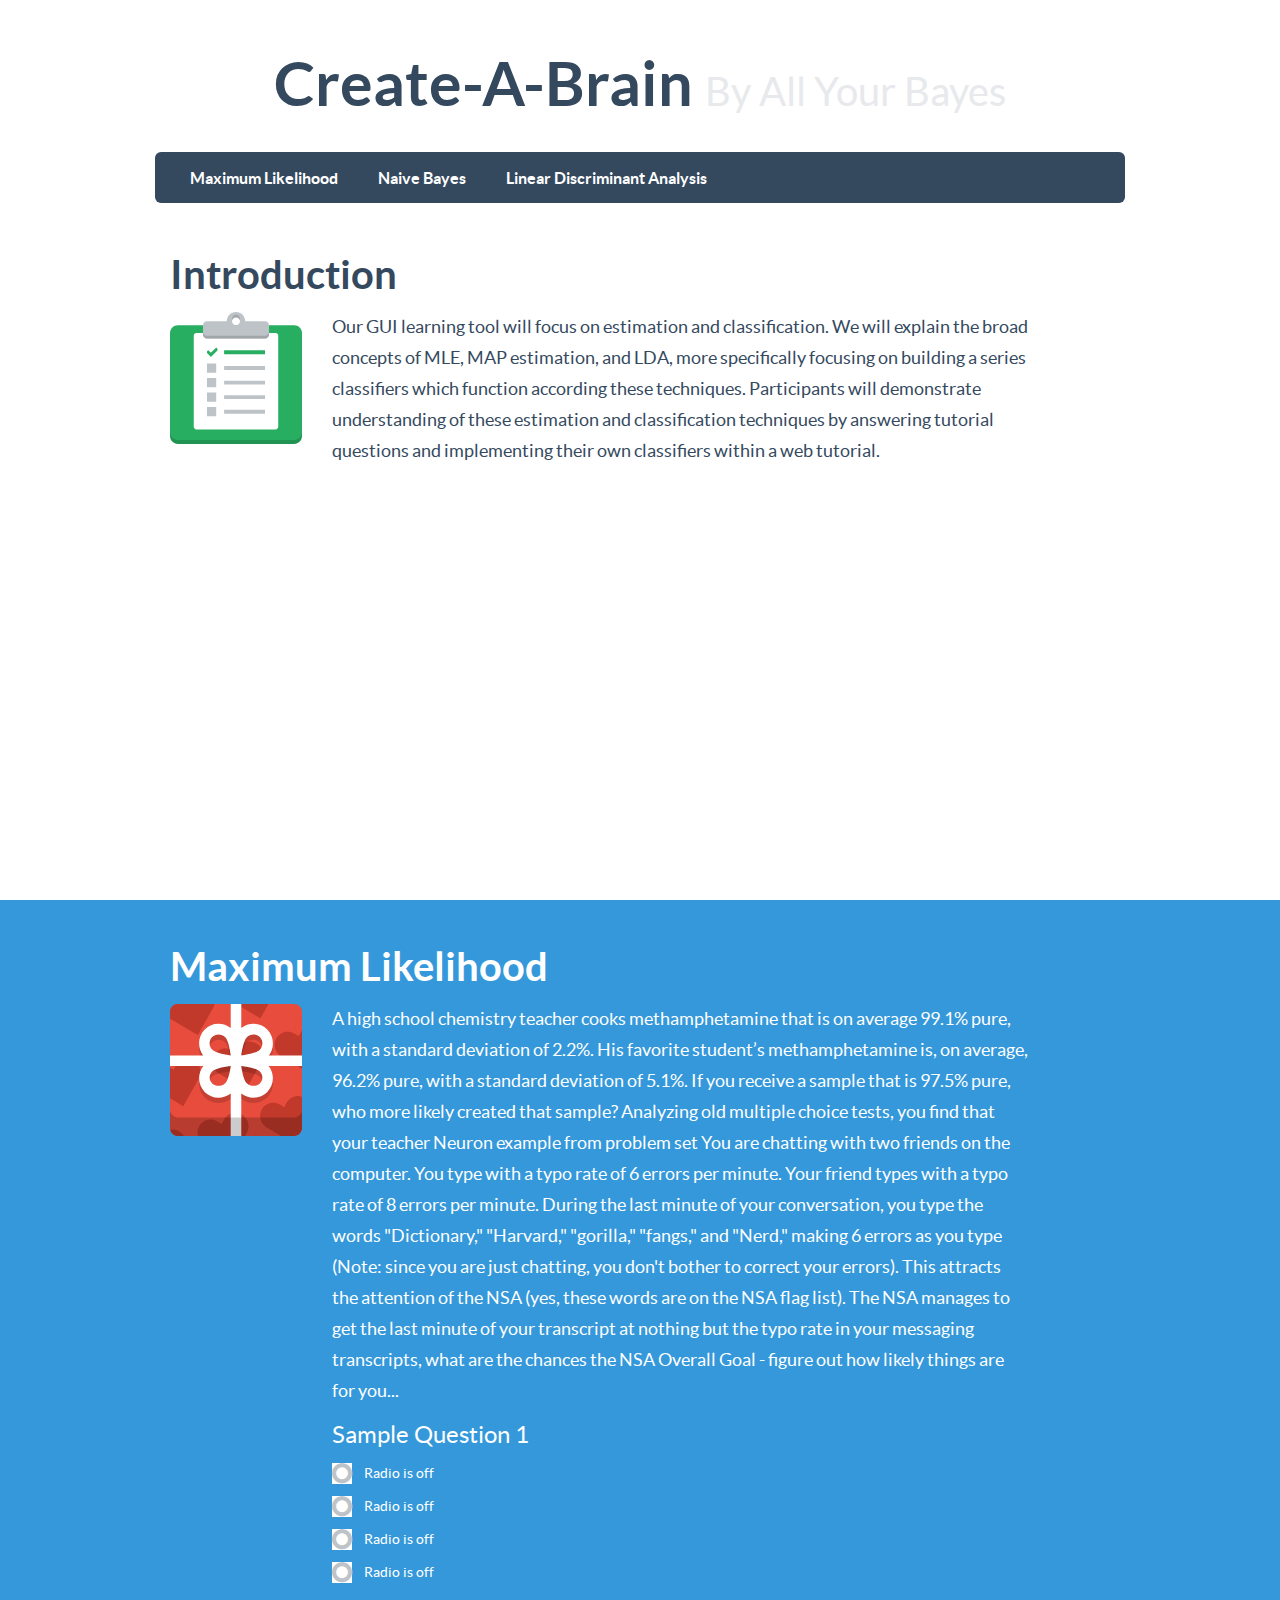
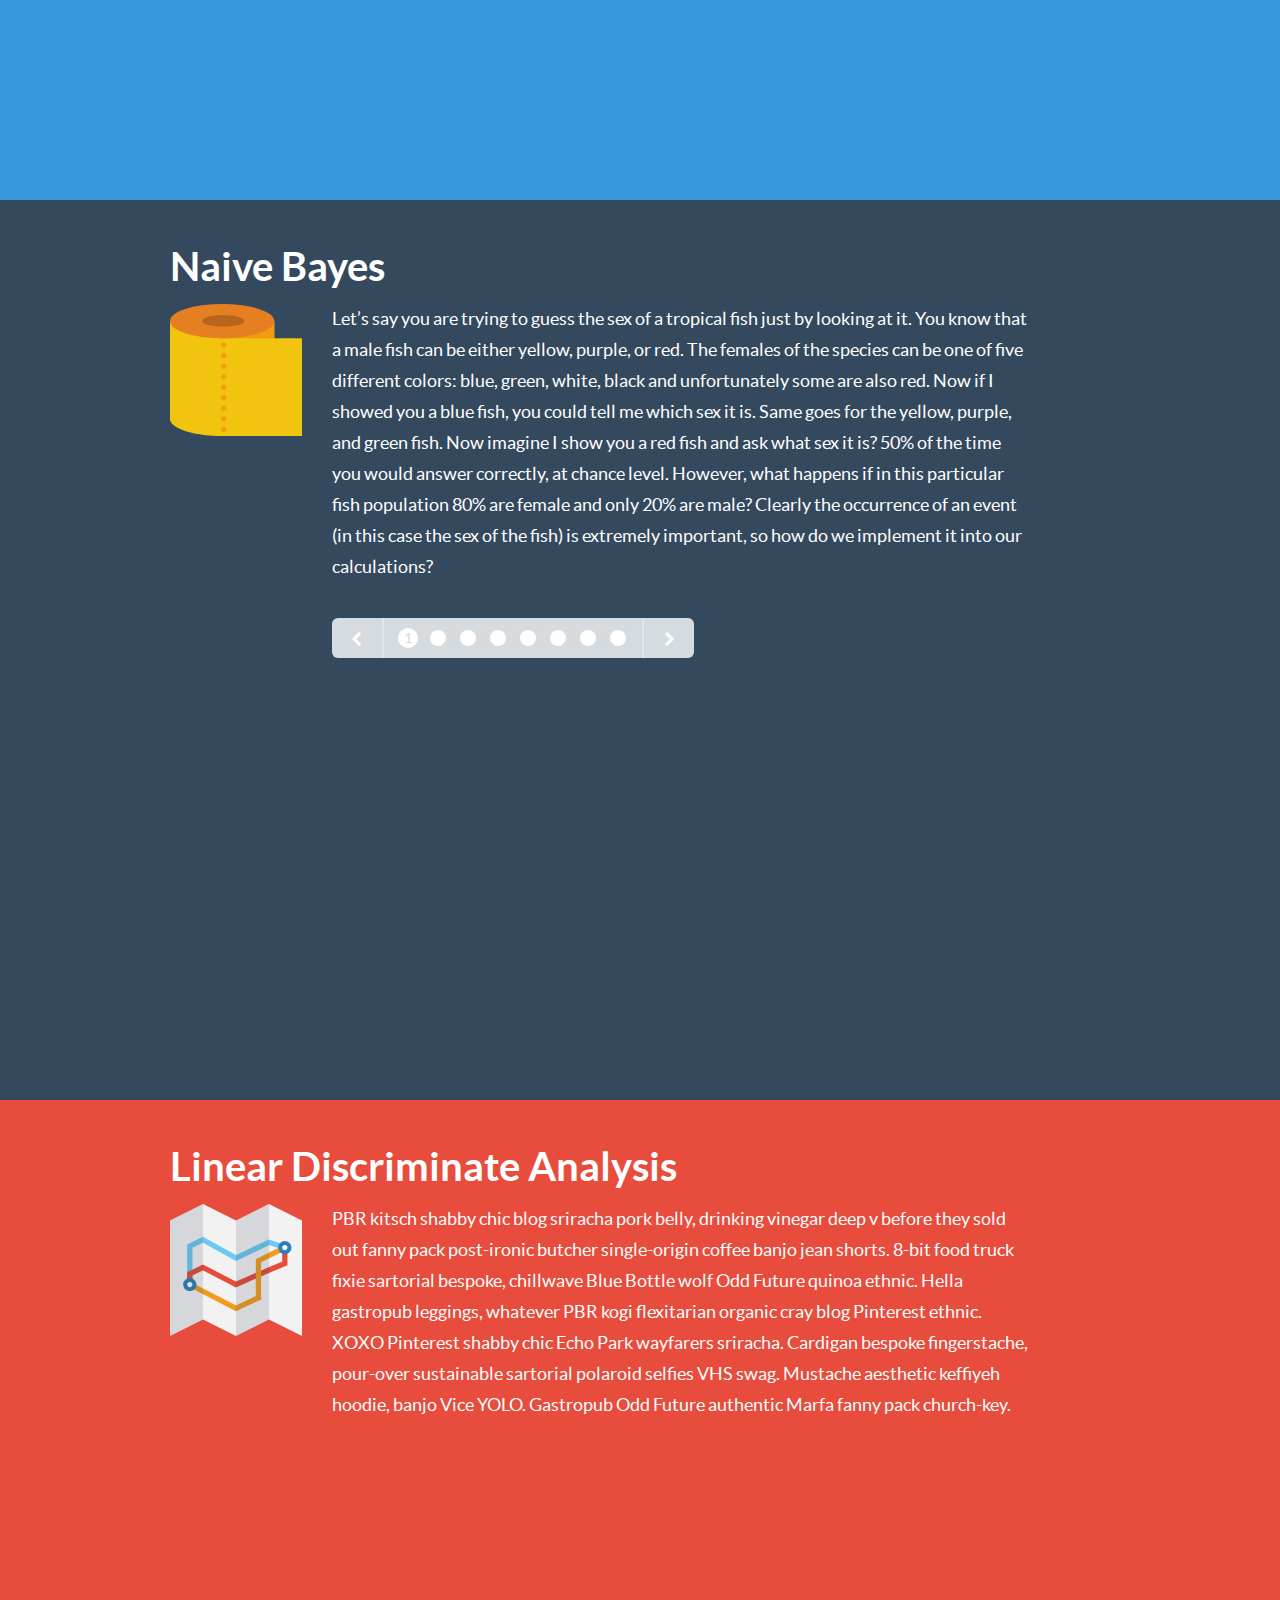
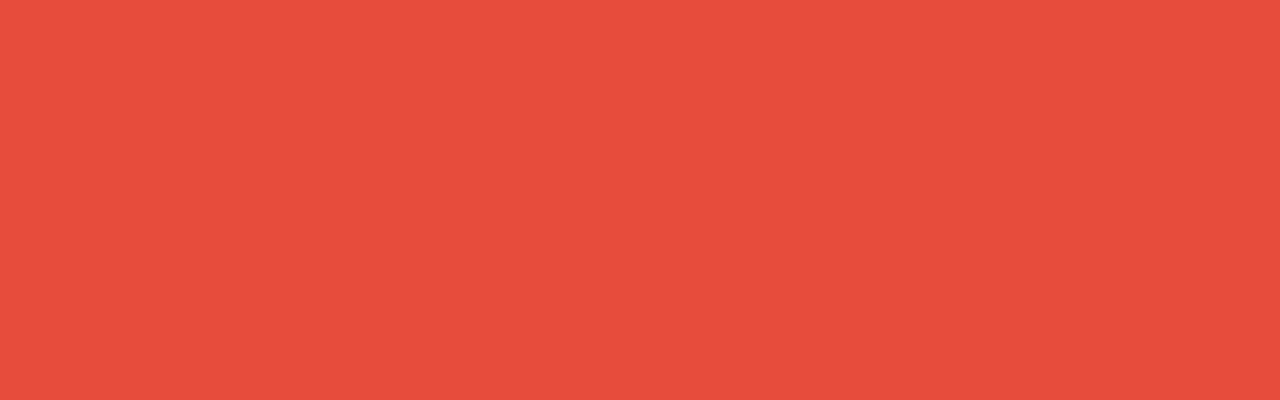
<file: index.html>
<!DOCTYPE html>
<html lang="en">
  <head>
    <meta charset="utf-8">
    <title>Flat UI - Free User Interface Kit</title>
    <meta name="viewport" content="width=device-width, initial-scale=1.0">

    <!-- Loading Bootstrap -->
    <link href="bootstrap/css/bootstrap.css" rel="stylesheet">

    <!-- Loading Flat UI -->
    <link href="css/flat-ui.css" rel="stylesheet">
    <link href="css/site.css" rel="stylesheet">

    <link rel="shortcut icon" href="images/favicon.ico">

    <!-- HTML5 shim, for IE6-8 support of HTML5 elements. All other JS at the end of file. -->
    <!--[if lt IE 9]>
      <script src="js/html5shiv.js"></script>
    <![endif]-->
  </head>
  <body>
    <div class="main">
      <div class="container">
        <div class="headline">
          <h1 class="logo">
            <div class="logo"></div>
            Create-A-Brain
            <small>By All Your Bayes</small>
          </h1>
        </div> <!-- /headline -->

        <div class="row">
          <div class="col-md-13">
            <div class="navbar navbar-inverse">
              <div class="navbar-header">
                <button type="button" class="btn btn-navbar" data-toggle="collapse" data-target=".navbar-collapse-01"></button>
              </div>            
              <div class="navbar-collapse collapse navbar-collapse-01">
                <ul class="nav navbar-nav">

                  <li>
                    <a href="#one">Maximum Likelihood</a>
                    <ul>
                      <li><a href="#one">Tutorial</a></li>
                      <li><a href="#fakelink">Play Game</a></li>
                    </ul>
                  </li>

                  <li>
                    <a href="#two">Naive Bayes</a>
                    <ul>
                      <li><a href="#two">Tutorial</a></li>
                      <li><a href="#fakelink">Play Game</a></li>
                    </ul>
                  </li>

                  <li>
                    <a href="#three">Linear Discriminant Analysis</a>
                    <ul>
                      <li><a href="#three">Tutorial</a></li>
                      <li><a href="#fakelink">Play Game</a></li>
                    </ul>
                  </li>
                </ul>
              </div><!-- /nav -->
            </div>
          </div>
        </div> <!-- /row -->
      </div>

      <div class="container">
        <h3>Introduction</h3>
        <div class="row">
          <div class="col-md-2">
            <img src="images/icons/svg/clipboard.svg" style="width: 100%" alt="">
          </div>
          
          <div class="col-md-9">
            <p>Our GUI learning tool will focus on estimation and classification. We will explain the broad concepts of MLE, MAP estimation, and LDA, more specifically focusing on building a series classifiers which function according these techniques.  Participants will demonstrate understanding of these estimation and classification techniques by answering tutorial questions and implementing their own classifiers within a web tutorial.</p>

          </div>
        </div>
      </div>
    </div>

    <div class="palette palette-peter-river" id="one">
      <div class="container">
        <h3>Maximum Likelihood</h3>
        <div class="row">
          <div class="col-md-2">
            <img src="images/icons/svg/gift-box.svg" style="width: 100%" alt="">
          </div>
          
          <div class="col-md-9">
            <p>A high school chemistry teacher cooks methamphetamine that is on average 99.1% pure, with a standard deviation of 2.2%. His favorite student’s methamphetamine is, on average, 96.2% pure, with a standard deviation of 5.1%. If you receive a sample that is 97.5% pure, who more likely created that sample?
			Analyzing old multiple choice tests, you find that your teacher Neuron example from problem set You are chatting with two friends on the computer. You type with a typo rate of 6 errors per minute. Your friend types with a typo rate of 8 errors per minute. During the last minute of your conversation, you type the words "Dictionary," "Harvard," "gorilla," "fangs," and "Nerd," making 6 errors as you type (Note: since you are just chatting, you don't bother to correct your errors). This attracts the attention of the NSA (yes, these words are on the NSA flag list). The NSA manages to get the last minute of your transcript at nothing but the typo rate in your messaging transcripts, what are the chances the NSA
			Overall Goal - figure out how likely things are for you...
			</p>
			<h6 class="demo-panel-title">Sample Question 1</h4>				
			<label class="radio">
				<span class="icons">
					<span class="first-icon fui-radio-unchecked"></span>
					<span class="second-icon fui-radio-checked"></span>
				</span>				
				<input id="optionsRadios1" type="radio" data-toggle="radio" value="option1" name="optionsRadios"></input>
                Radio is off              
			</label>  
			<label class="radio">
				<span class="icons">
					<span class="first-icon fui-radio-unchecked"></span>
					<span class="second-icon fui-radio-checked"></span>
				</span>				
				<input id="optionsRadios2" type="radio" data-toggle="radio" value="option1" name="optionsRadios"></input>
                Radio is off              
			</label> 
			<label class="radio">
				<span class="icons">
					<span class="first-icon fui-radio-unchecked"></span>
					<span class="second-icon fui-radio-checked"></span>
				</span>				
				<input id="optionsRadios3" type="radio" data-toggle="radio" value="option1" name="optionsRadios"></input>
                Radio is off              
			</label>
			<label class="radio">
				<span class="icons">
					<span class="first-icon fui-radio-unchecked"></span>
					<span class="second-icon fui-radio-checked"></span>
				</span>				
				<input id="optionsRadios4" type="radio" data-toggle="radio" value="option1" name="optionsRadios"></input>
                Radio is off              
			</label>
		  </div>
        </div>
		</div>
    </div>

    <div class="palette palette-wet-asphalt" id="two">
      <div class="container">
        <h3>Naive Bayes</h3>
        <div class="row">
          <div class="col-md-2">
            <img src="images/icons/svg/toilet-paper.svg" style="width: 100%" alt="">
          </div>
          
          <div class="col-md-9">
            <p>Let’s say you are trying to guess the sex of a tropical fish just by looking at it. You know that a male fish can be either yellow, purple, or red. The females of the species can be one of five different colors: blue, green, white, black and unfortunately some are also red. Now if I showed you a blue fish, you could tell me which sex it is. Same goes for the yellow, purple, and green fish. Now imagine I show you a red fish and ask what sex it is? 50% of the time you would answer correctly, at chance level. However, what happens if in this particular fish population 80% are female and only 20% are male? Clearly the occurrence of an event (in this case the sex of the fish) is extremely important, so how do we implement it into our calculations?
			</p>
			
            <div class="pagination">
				<ul>
				  <li class="previous"><a href="#fakelink" class="fui-arrow-left"></a></li>
				  <li class="active "><a href="#fakelink">1</a></li>
				  <li><a href="#fakelink">2</a></li>
				  <li><a href="#fakelink">3</a></li>
				  <li><a href="#fakelink">4</a></li>
				  <li><a href="#fakelink">5</a></li>
				  <li><a href="#fakelink">6</a></li>
				  <li><a href="#fakelink">7</a></li>
				  <li><a href="#fakelink">8</a></li>
				  <li class="next"><a href="#fakelink" class="fui-arrow-right"></a></li>
				</ul>
			</div>
          </div>
        </div>
      </div>
    </div>

    <div class="palette palette-alizarin" id="three">
      <div class="container">
        <h3>Linear Discriminate Analysis</h3>
        <div class="row">
          <div class="col-md-2">
            <img src="images/icons/svg/map.svg" style="width: 100%" alt="">
          </div>
          
          <div class="col-md-9">
            <p>PBR kitsch shabby chic blog sriracha pork belly, drinking vinegar deep v before they sold out fanny pack post-ironic butcher single-origin coffee banjo jean shorts. 8-bit food truck fixie sartorial bespoke, chillwave Blue Bottle wolf Odd Future quinoa ethnic. Hella gastropub leggings, whatever PBR kogi flexitarian organic cray blog Pinterest ethnic. XOXO Pinterest shabby chic Echo Park wayfarers sriracha. Cardigan bespoke fingerstache, pour-over sustainable sartorial polaroid selfies VHS swag. Mustache aesthetic keffiyeh hoodie, banjo Vice YOLO. Gastropub Odd Future authentic Marfa fanny pack church-key.</p>
          </div>
        </div>
      </div>
    </div>
    
    <!-- Load JS here for greater good =============================-->
    <script src="js/jquery-1.8.3.min.js"></script>
    <script src="js/jquery-ui-1.10.3.custom.min.js"></script>
    <script src="js/jquery.ui.touch-punch.min.js"></script>
    <script src="js/bootstrap.min.js"></script>
    <script src="js/bootstrap-select.js"></script>
    <script src="js/bootstrap-switch.js"></script>
    <script src="js/flatui-checkbox.js"></script>
    <script src="js/flatui-radio.js"></script>
    <script src="js/jquery.tagsinput.js"></script>
    <script src="js/jquery.placeholder.js"></script>
    <script src="js/jquery.stacktable.js"></script>
    <script src="http://vjs.zencdn.net/4.1/video.js"></script>
    <script src="js/application.js"></script>
  </body>
</html>
</file>
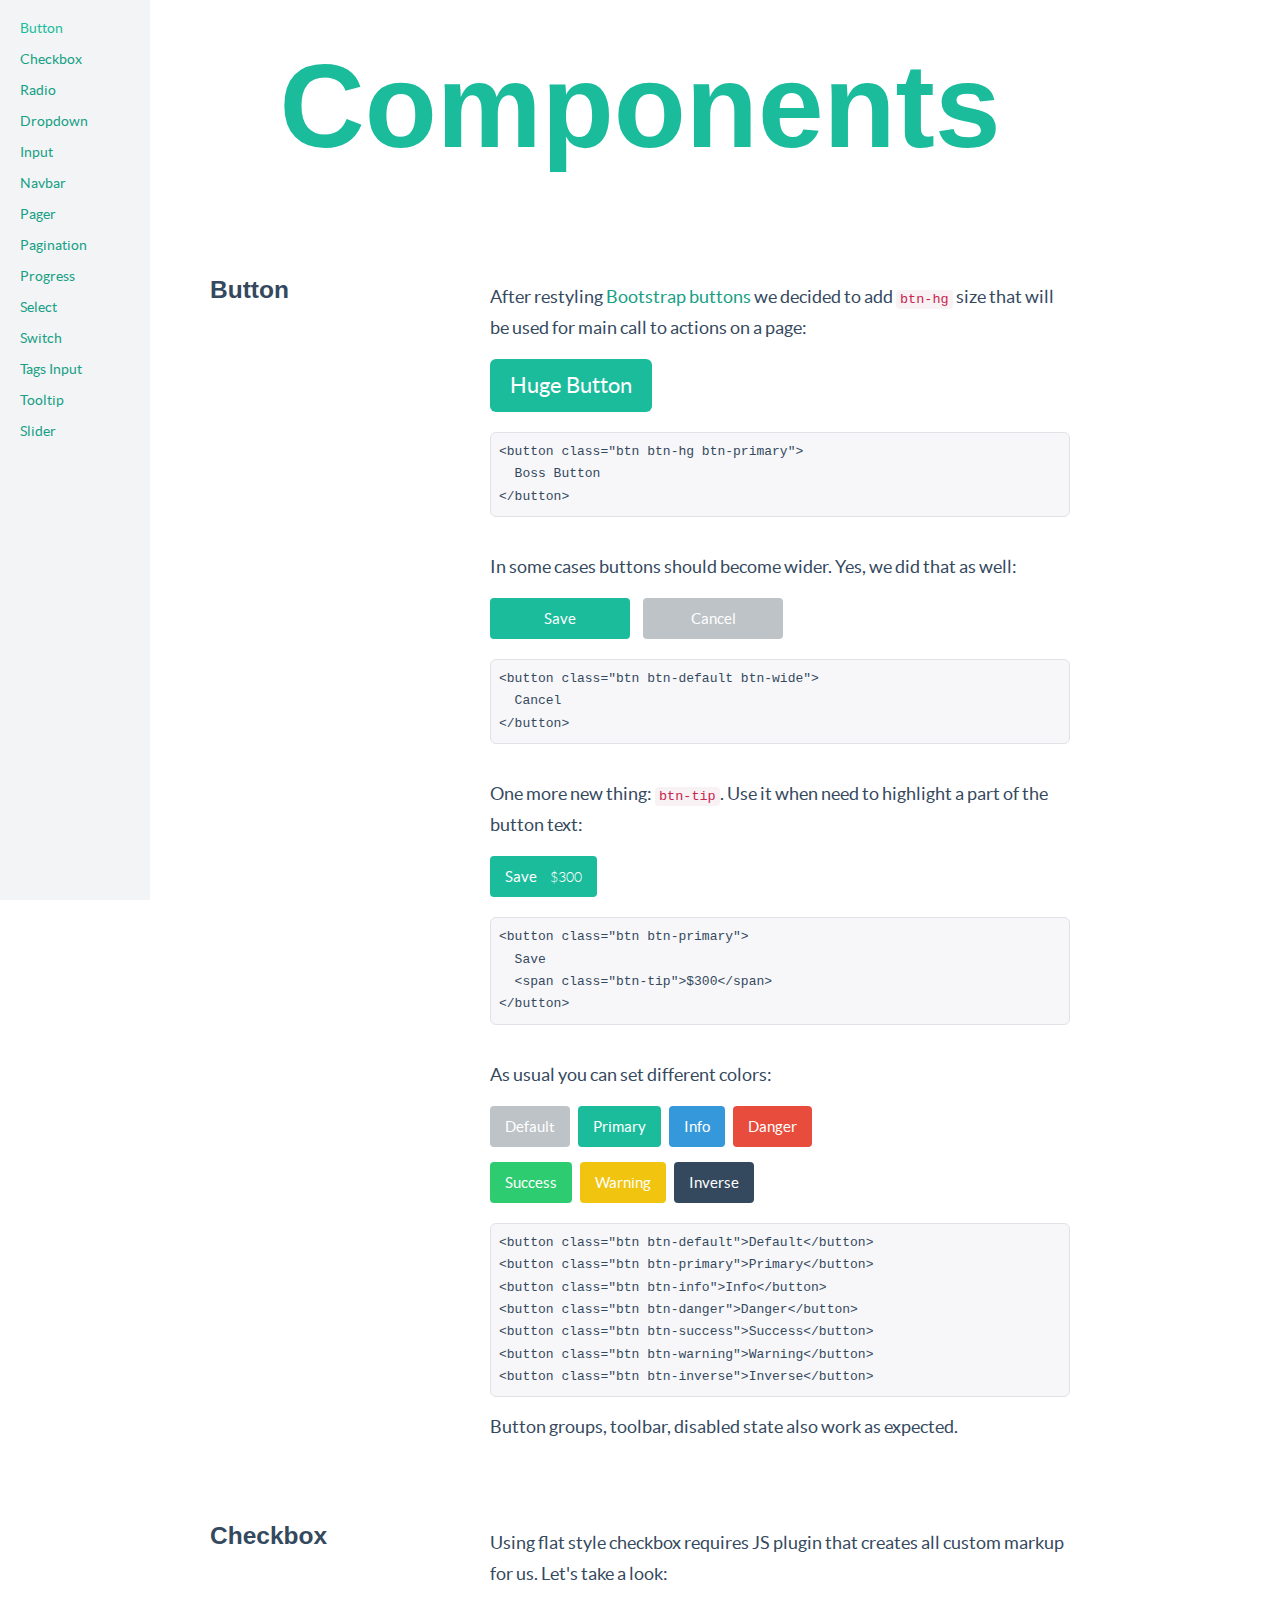
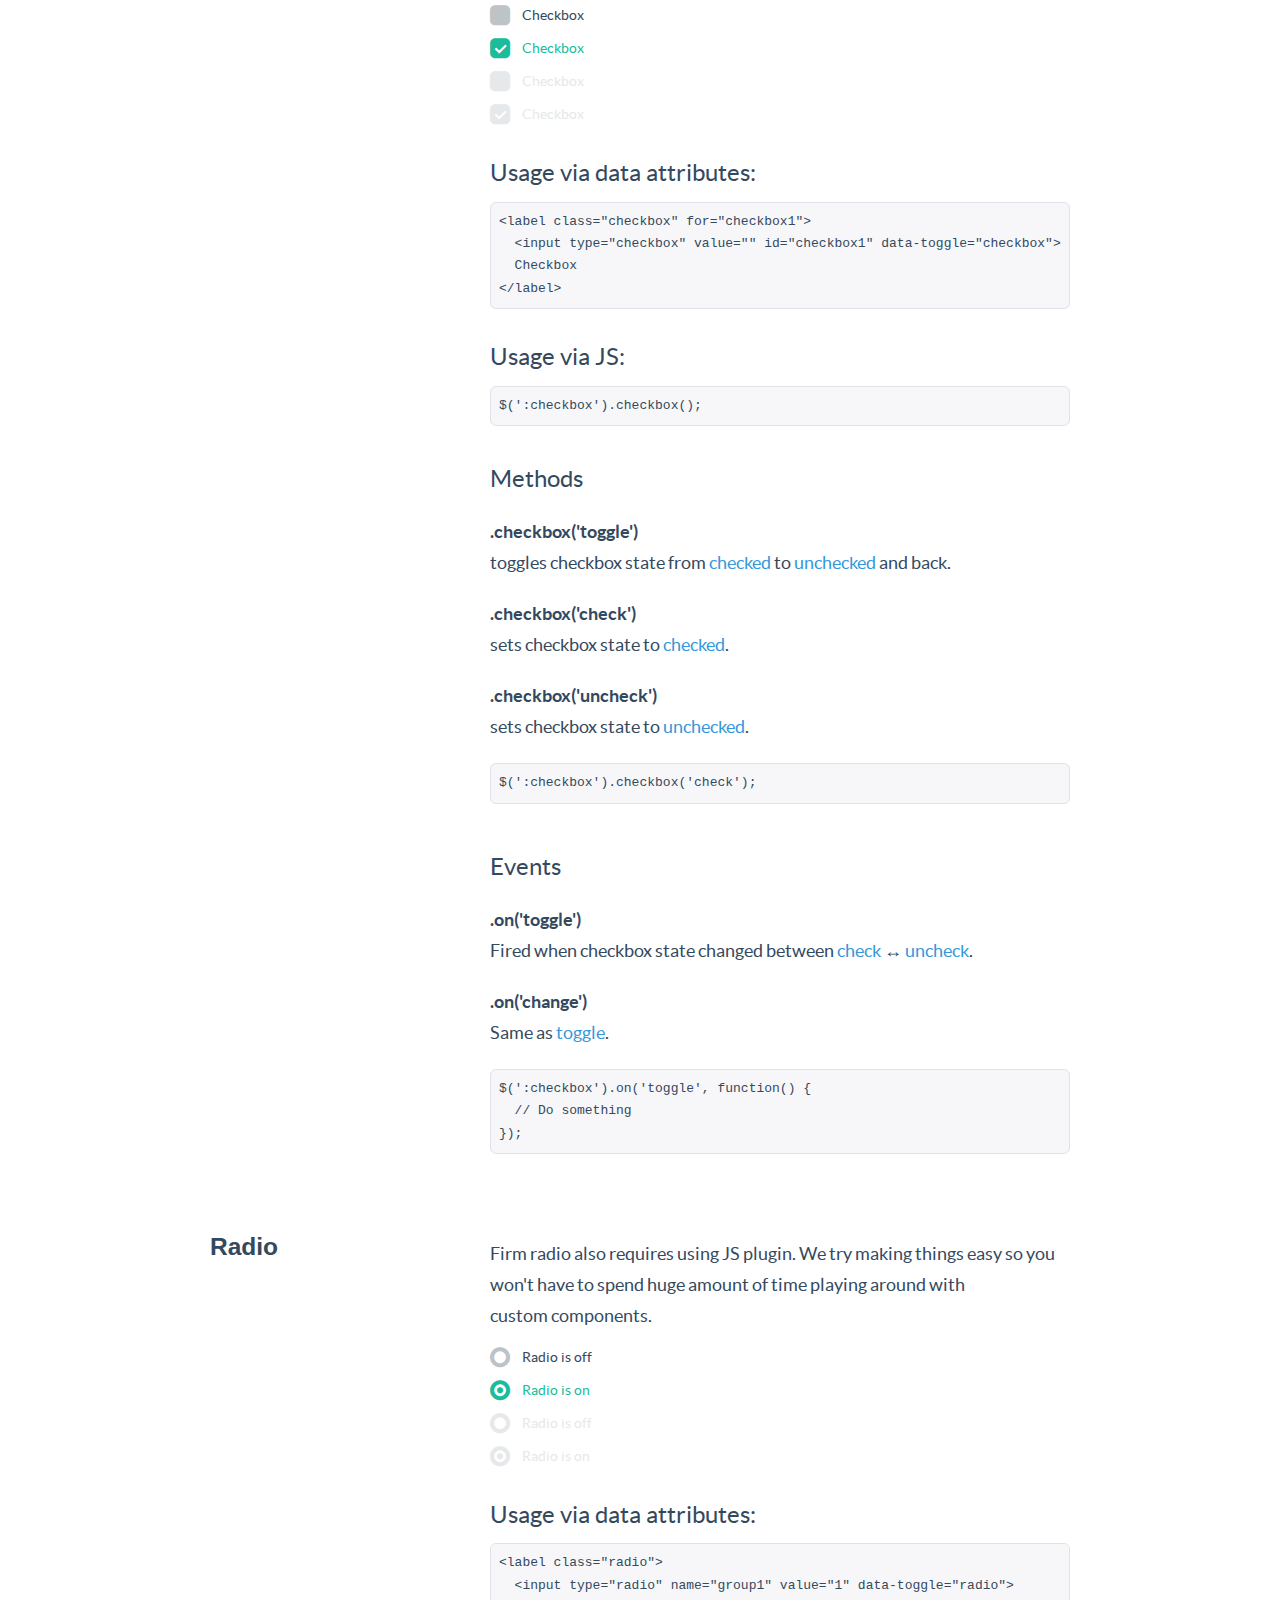
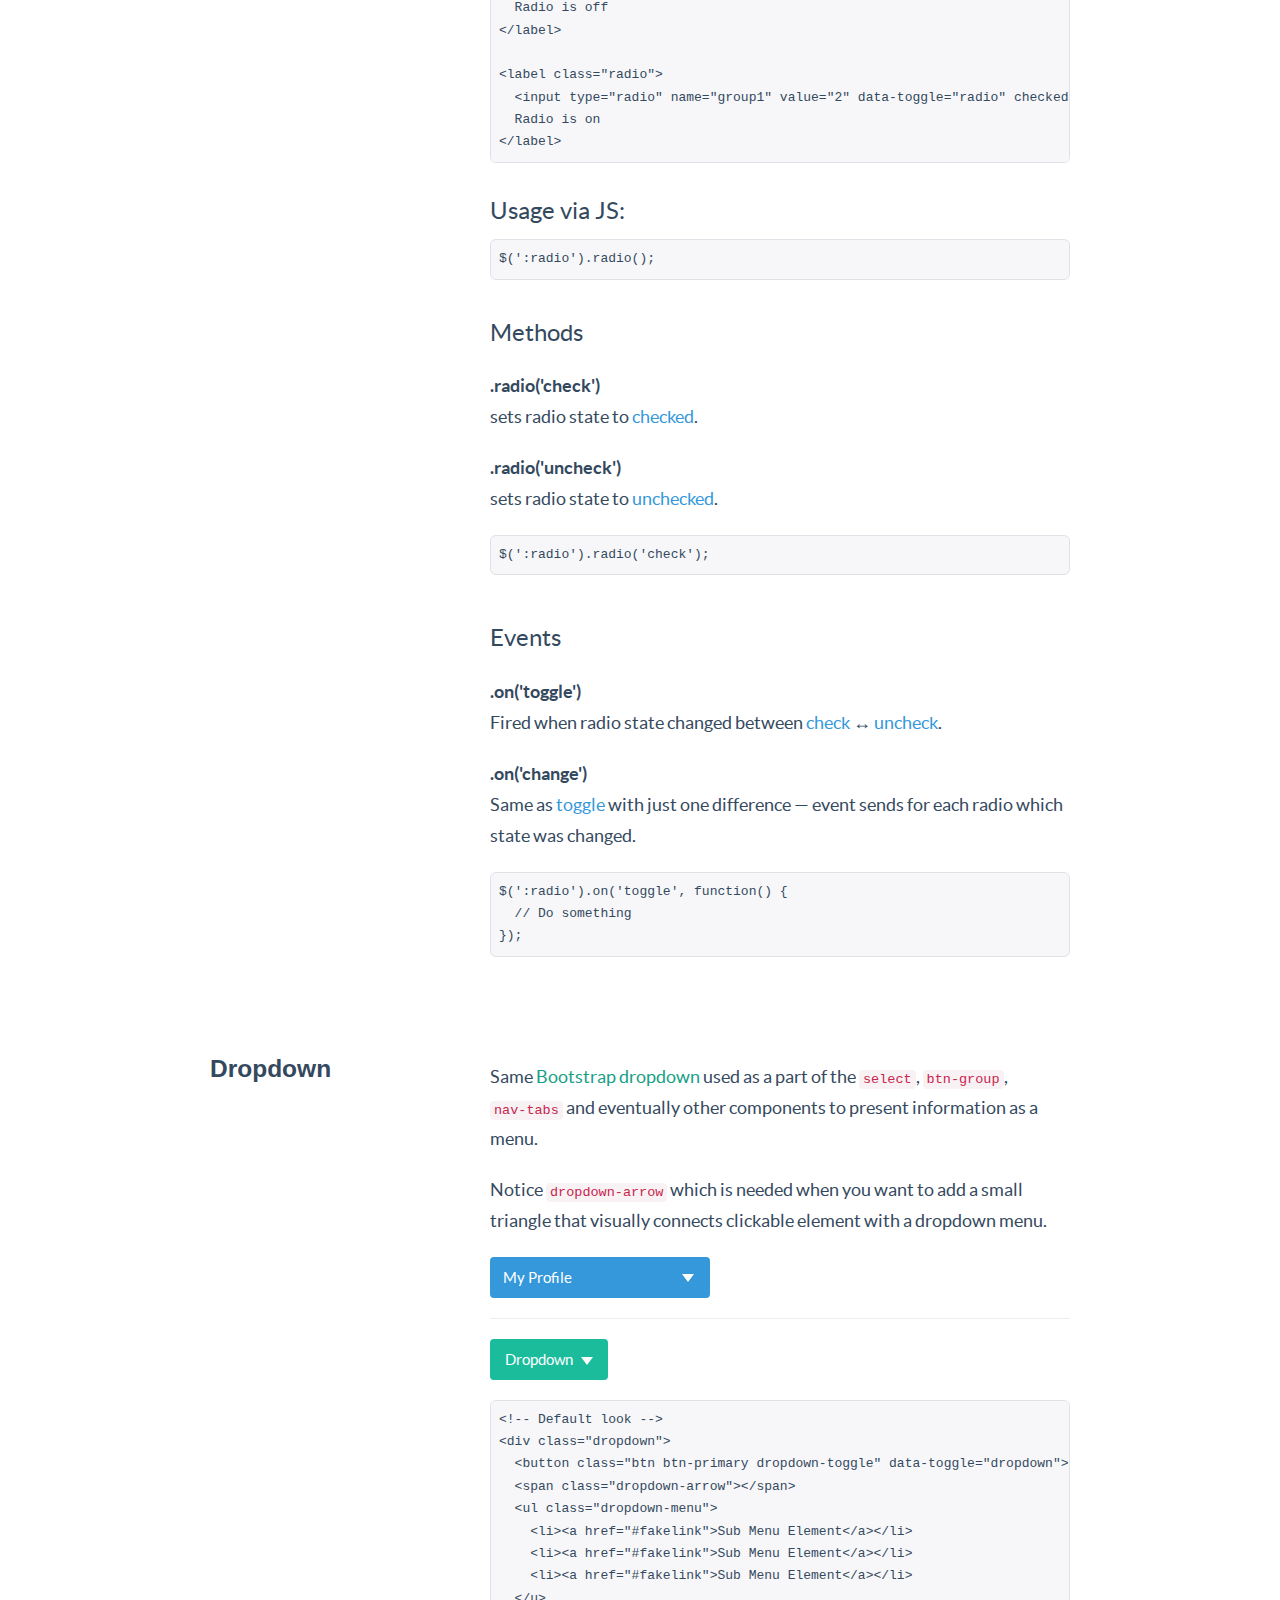
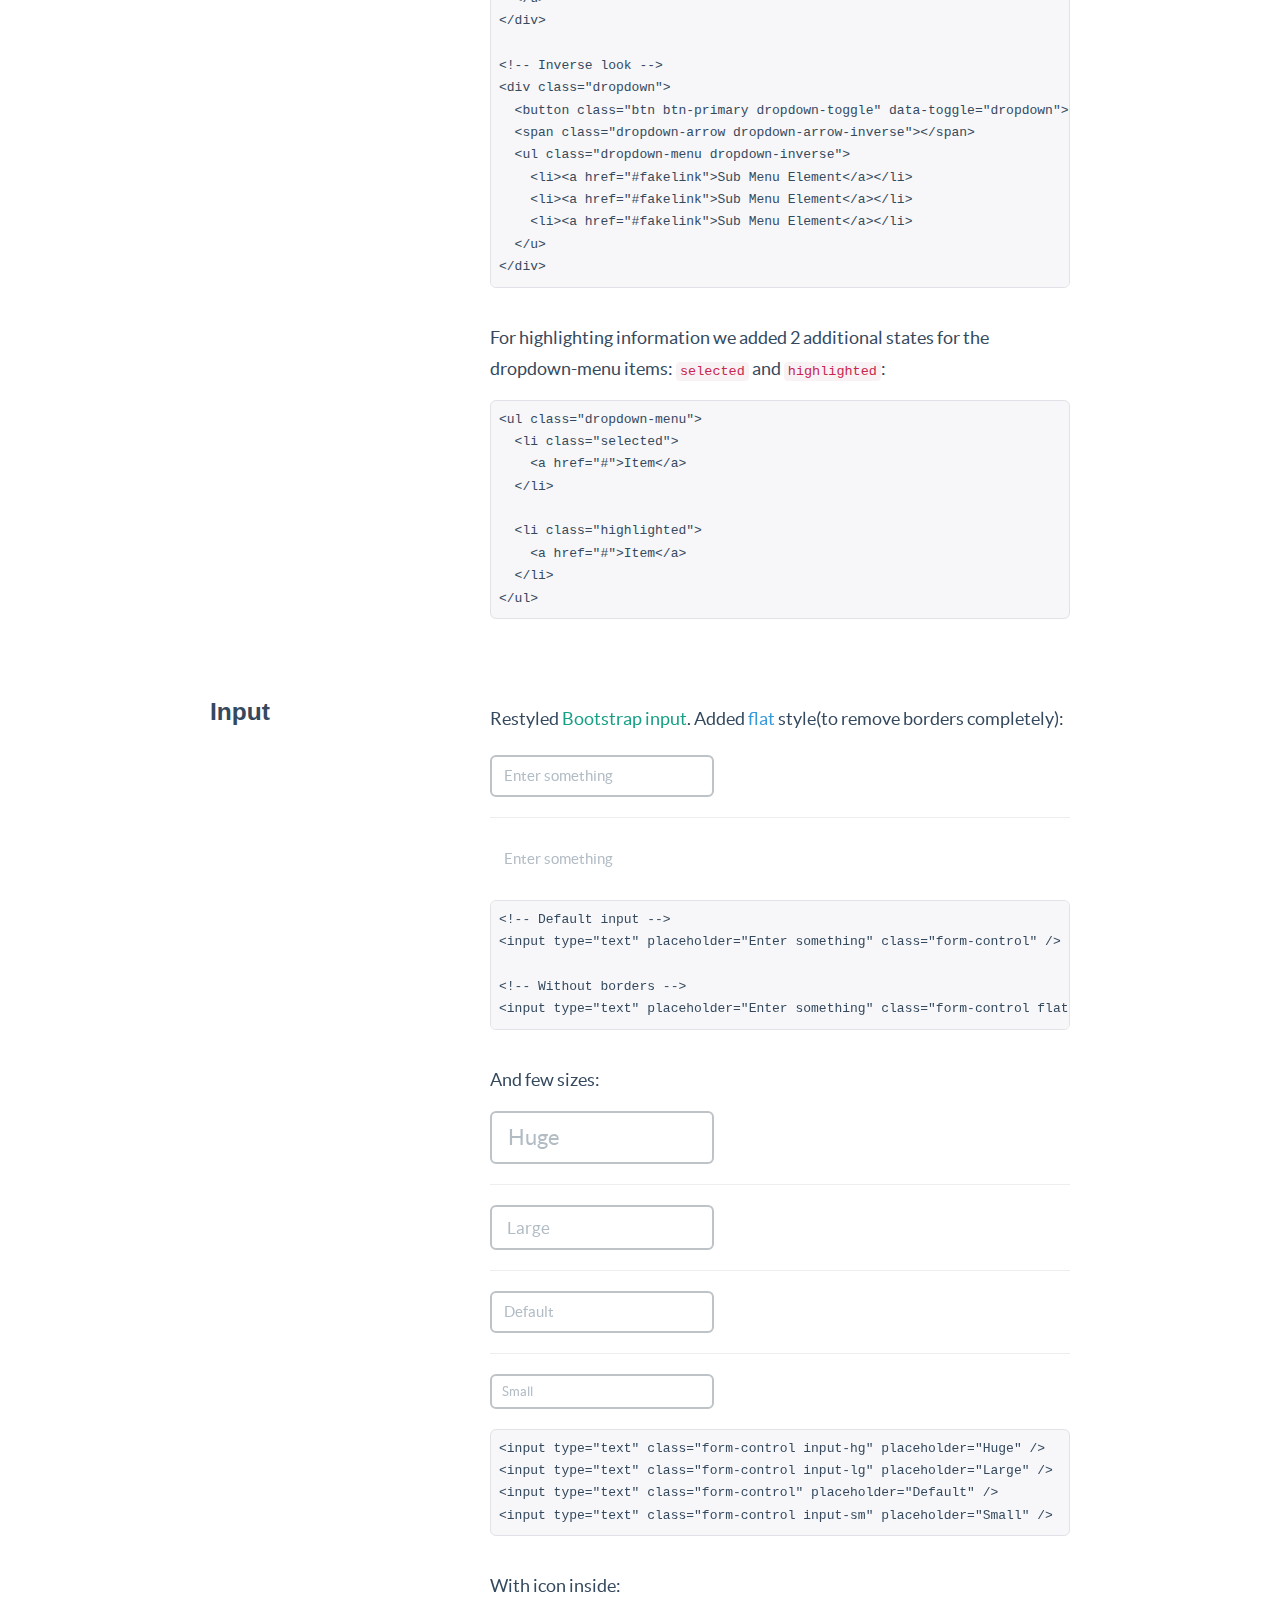
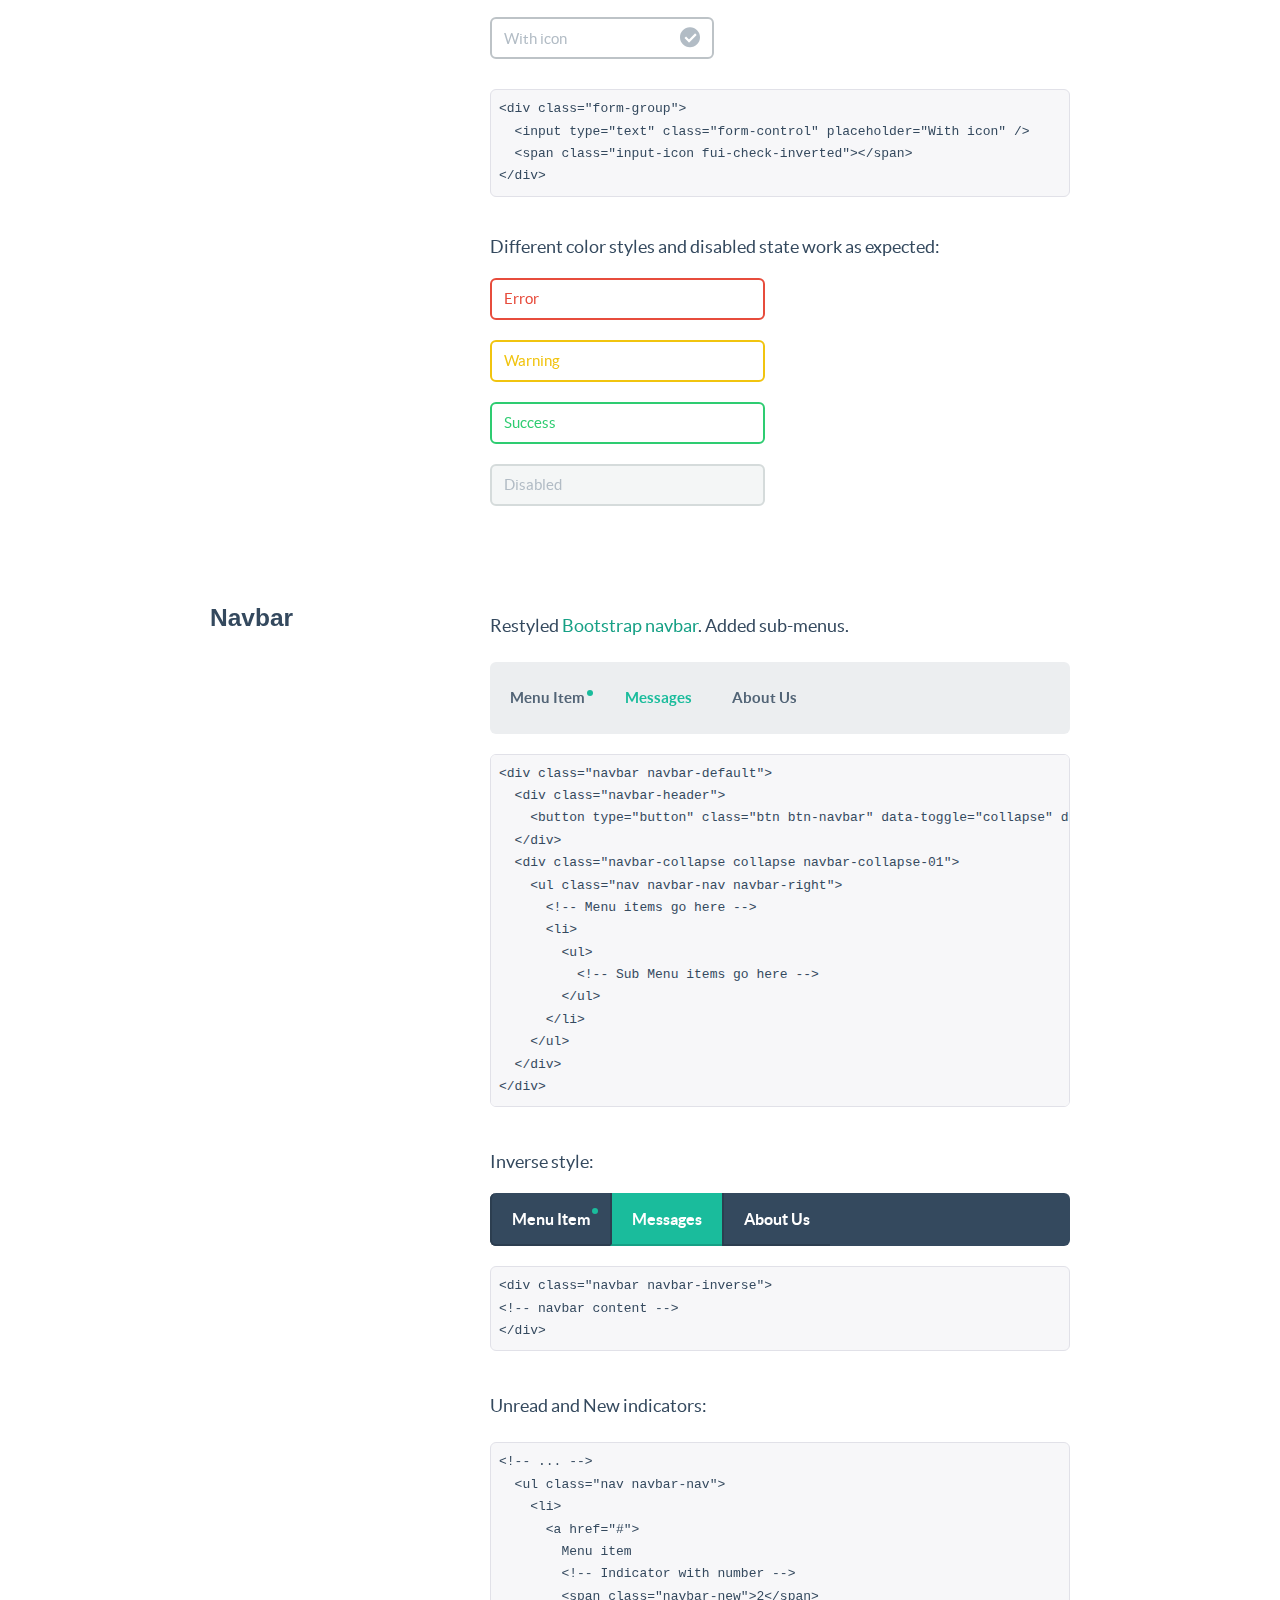
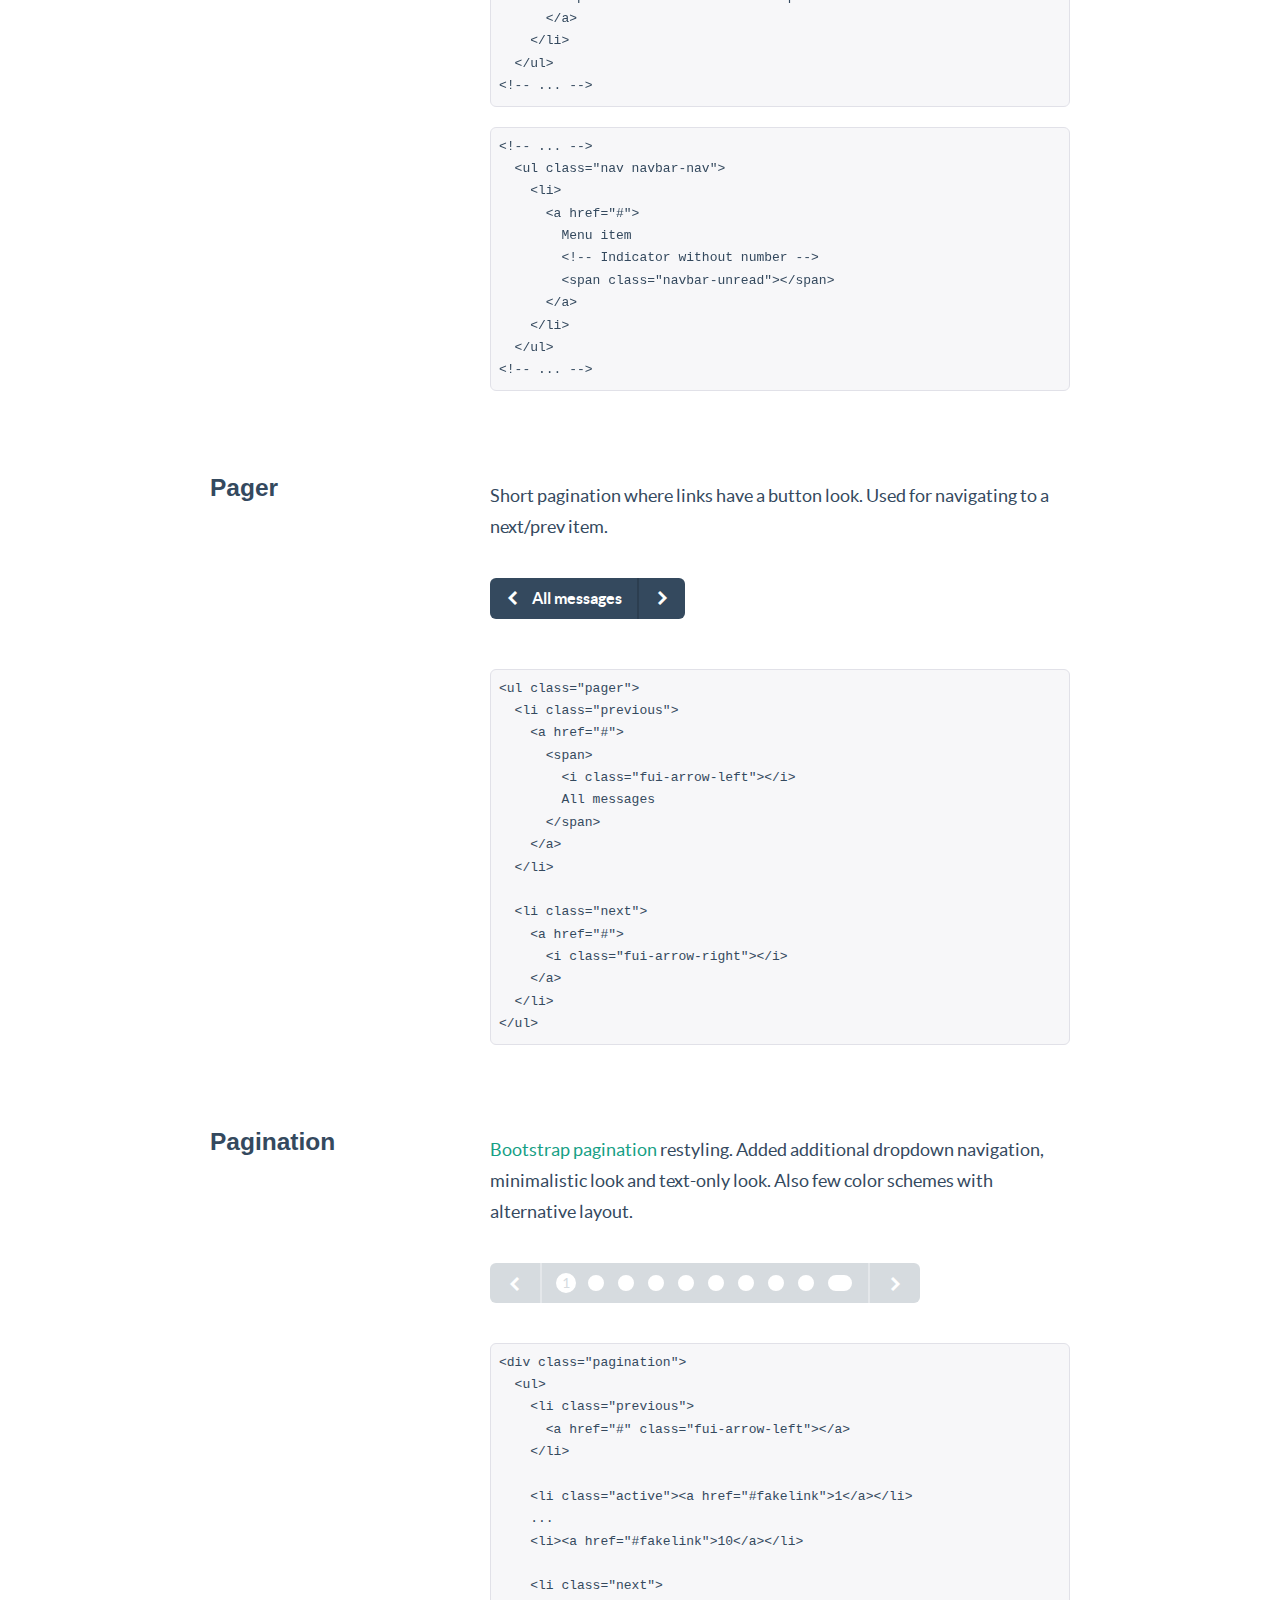
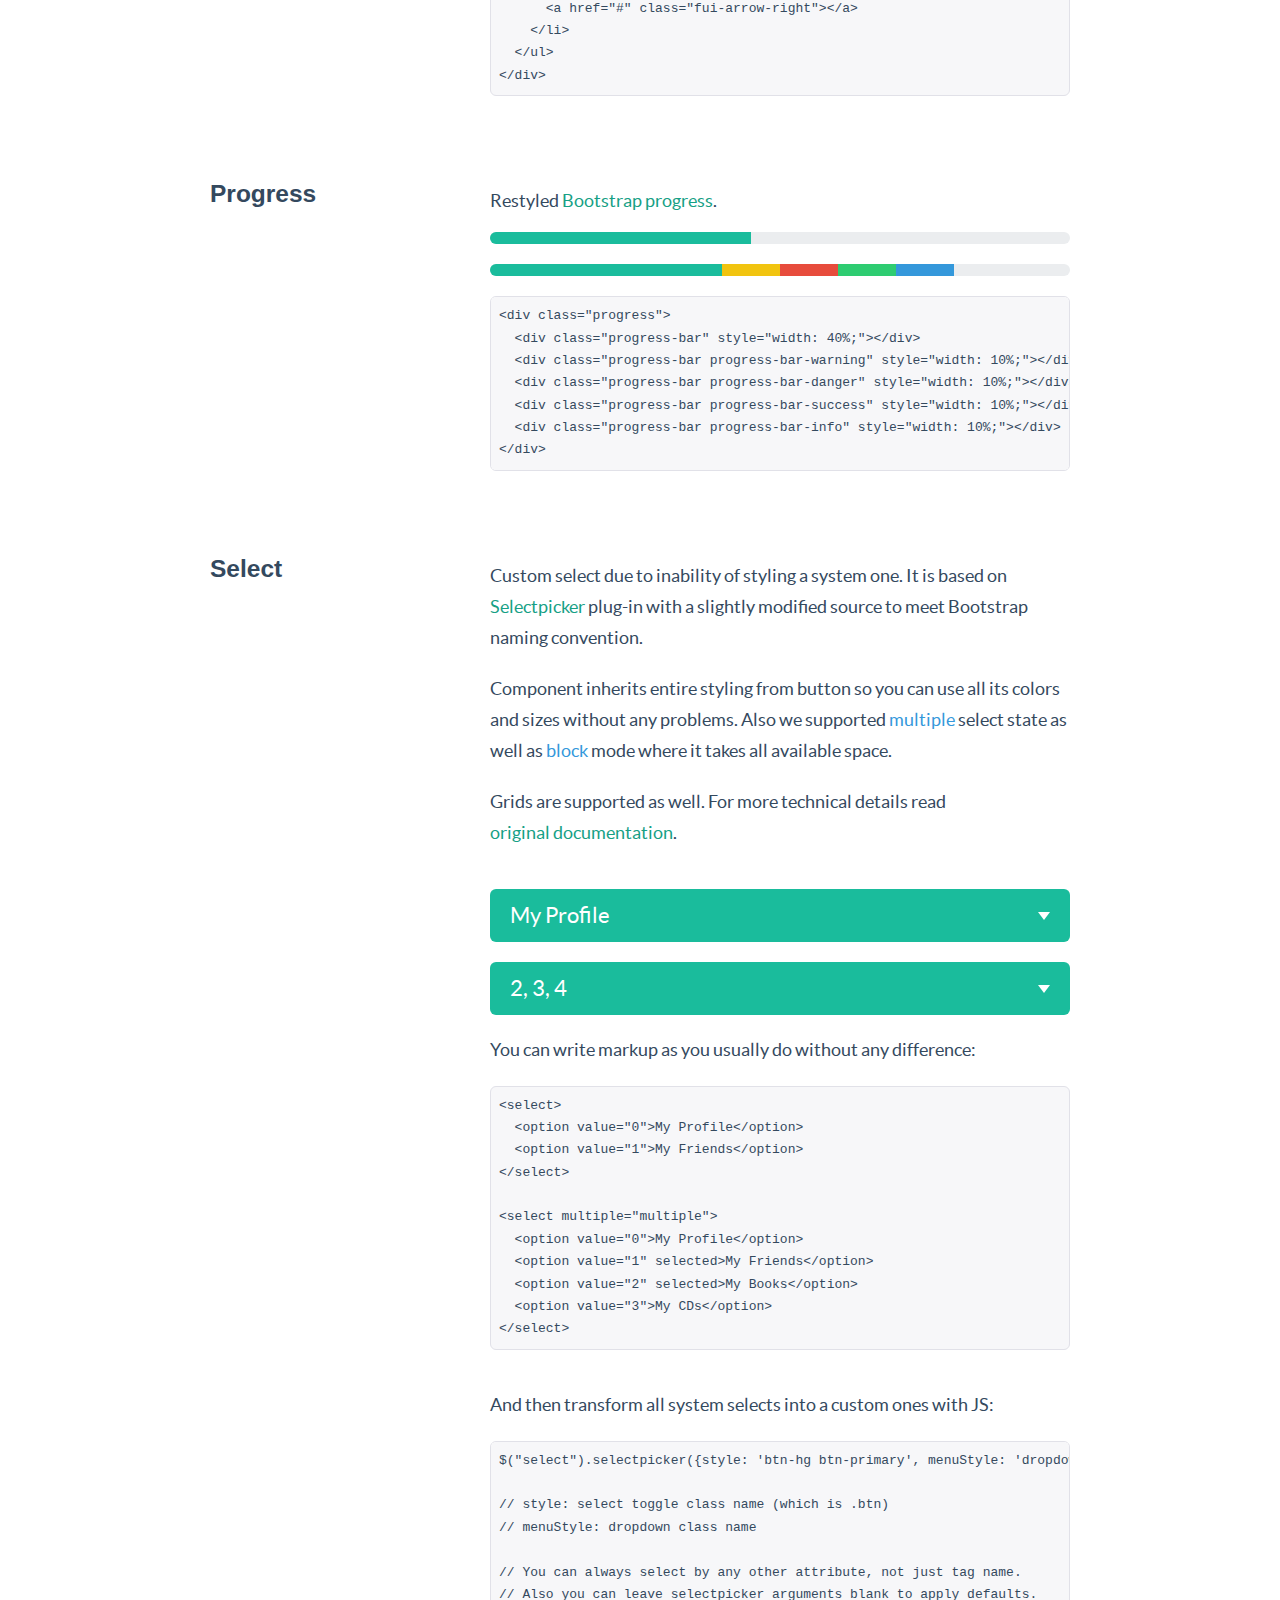
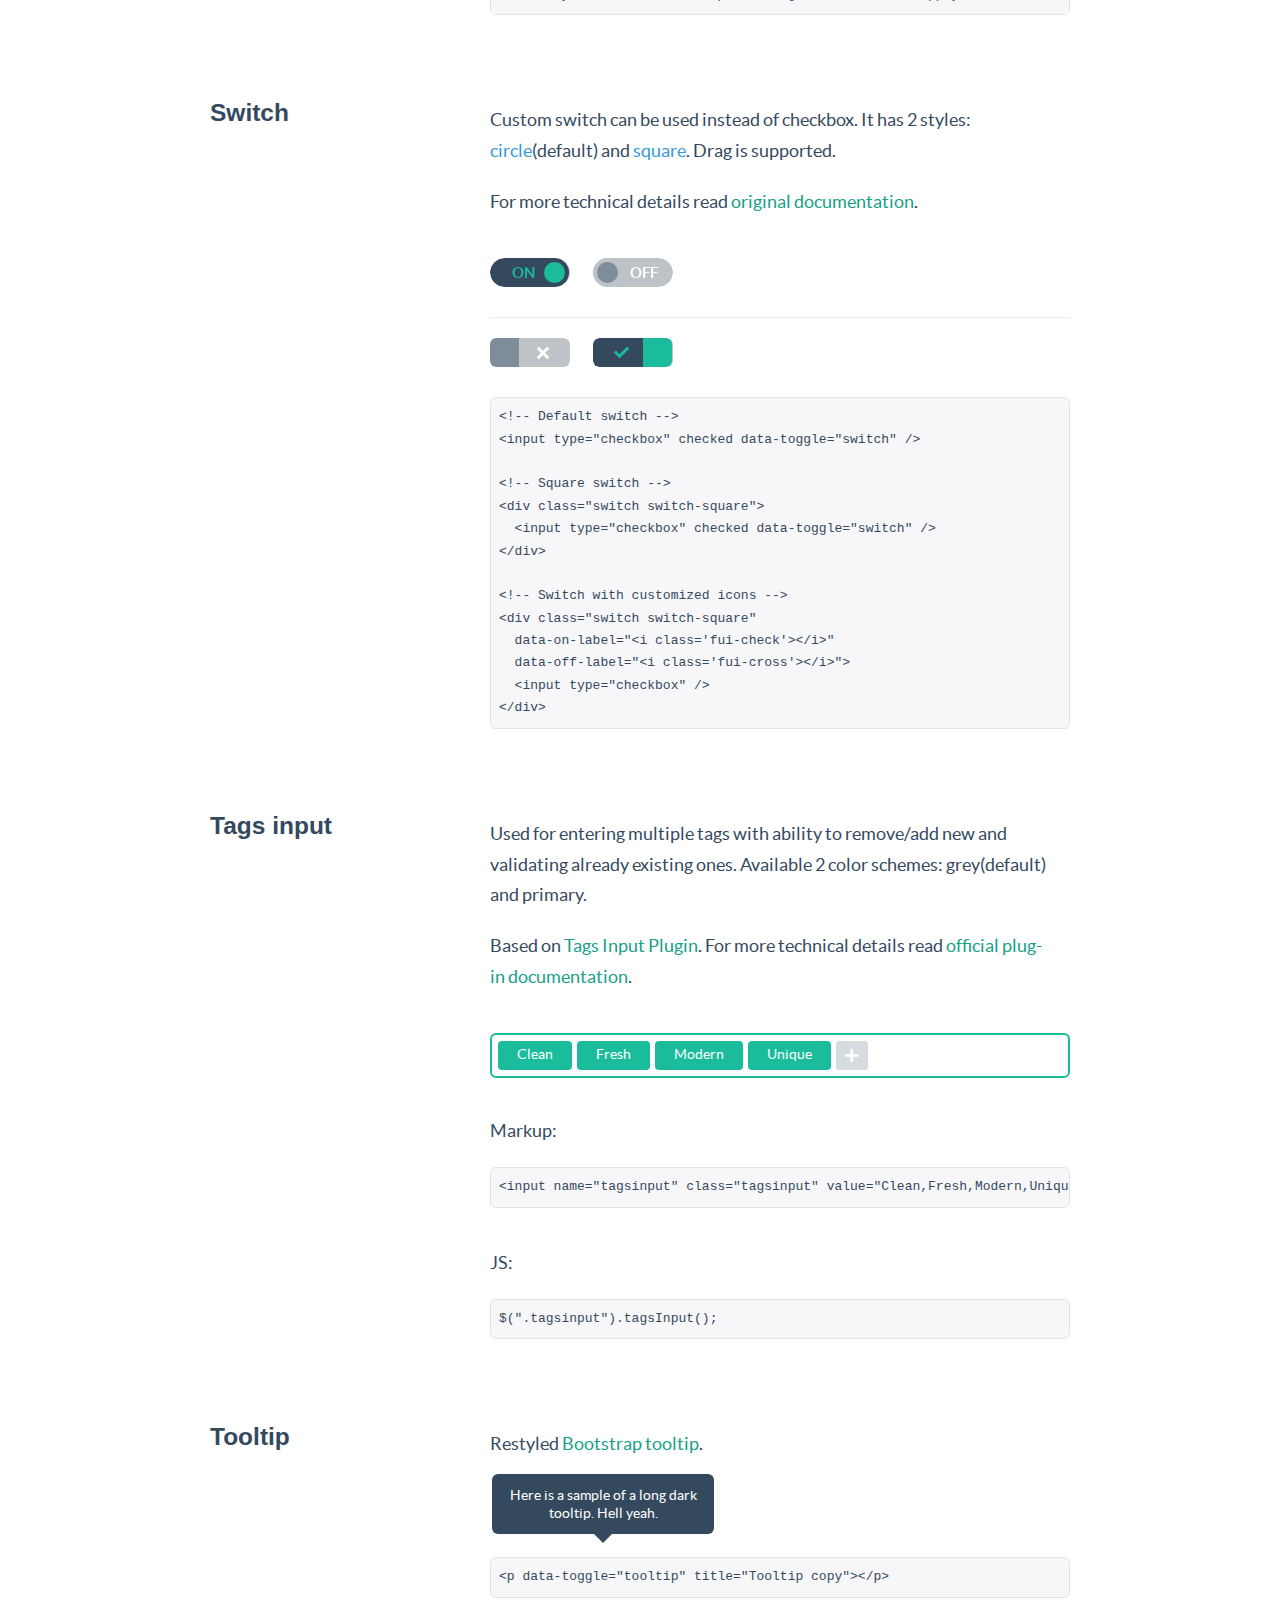
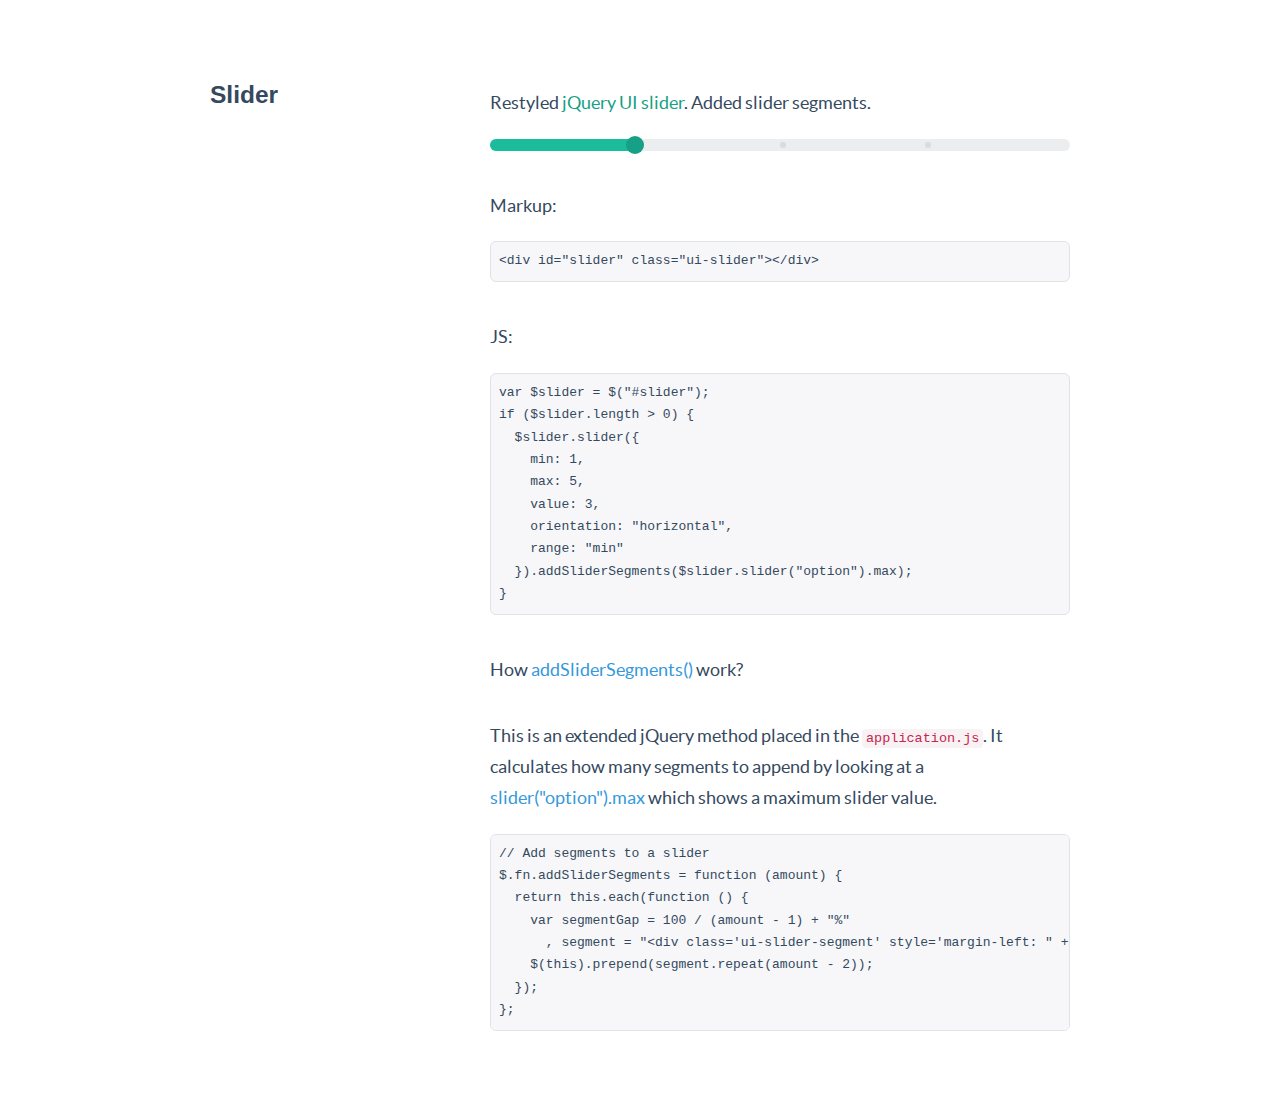
<file: components.html>
<!DOCTYPE html>
<html lang="en">
  <head>
    <meta charset="utf-8">
    <title>Components &middot; Flat UI Free</title>
    <meta name="viewport" content="width=device-width, initial-scale=1.0">

    <!-- Loading Bootstrap -->
    <link href="bootstrap/css/bootstrap.css" rel="stylesheet">
    <link href="bootstrap/css/prettify.css" rel="stylesheet">

    <!-- Loading Flat UI -->
    <link href="css/flat-ui.css" rel="stylesheet">
    <link href="css/docs.css" rel="stylesheet">

    <link rel="shortcut icon" href="images/favicon.ico">

    <!-- HTML5 shim, for IE6-8 support of HTML5 elements. All other JS at the end of file. -->
    <!--[if lt IE 9]>
      <script src="js/html5shiv.js"></script>
    <![endif]-->
  </head>
  <body>
    <ul class="demo-sidebar hide-on-tablets">
      <li><a href="#fui-button">Button</a></li>
      <li><a href="#fui-checkbox">Checkbox</a></li>
      <li><a href="#fui-radio">Radio</a></li>
      <li><a href="#fui-dropdown">Dropdown</a></li>
      <li><a href="#fui-input">Input</a></li>
      <li><a href="#fui-navbar">Navbar</a></li>
      <li><a href="#fui-pager">Pager</a></li>
      <li><a href="#fui-pagination">Pagination</a></li>
      <li><a href="#fui-progress">Progress</a></li>
      <li><a href="#fui-select">Select</a></li>
      <li><a href="#fui-switch">Switch</a></li>
      <li><a href="#fui-tagsinput">Tags Input</a></li>
      <li><a href="#fui-tooltip">Tooltip</a></li>
      <li><a href="#fui-slider">Slider</a></li>
    </ul> <!-- /nav -->

		<h1 class="demo-headline">Components</h1>		
    <div class="container">    	
    	<div id="fui-button" class="pbl"></div>
    	
      <div class="demo-row">
        <div class="demo-title">
          <h3>Button</h3>
        </div>

        <div class="demo-content">
          <p>
            After restyling <a href="http://getbootstrap.com/css/#buttons">Bootstrap buttons</a> we decided to add <code>btn-hg</code> size that will be used for main call to actions on a page:
          </p>
          <p class="mbl">
            <button class="btn btn-hg btn-primary">Huge Button</button>
          </p>
<pre class="prettyprint">
&lt;button class="btn btn-hg btn-primary"&gt;
  Boss Button
&lt;/button&gt;
</pre>

          <p class="ptl">
            In some cases buttons should become wider. Yes, we did that as well:
          </p>
          <p class="mbl">
            <button class="btn btn-wide btn-primary mrm">Save</button>
            <button class="btn btn-wide btn-default">Cancel</button>
          </p>
<pre class="prettyprint">
&lt;button class="btn btn-default btn-wide"&gt;
  Cancel
&lt;/button&gt;
</pre>

          <p class="ptl">
            One more new thing: <code>btn-tip</code>. Use it when need to highlight a part of the button text:
          </p>
          <p class="mbl">
            <button class="btn btn-primary">
              Save
              <span class="btn-tip">$300</span>
            </button>
          </p>
<pre class="prettyprint">
&lt;button class="btn btn-primary"&gt;
  Save
  &lt;span class="btn-tip"&gt;$300&lt;/span&gt;
&lt;/button&gt;
</pre>

          <p class="ptl">
            As usual you can set different colors:
          </p>
          <p>
	          <button class="btn btn-default mrs">Default</button>
            <button class="btn btn-primary mrs">Primary</button>
            <button class="btn btn-info mrs">Info</button>
            <button class="btn btn-danger mrs">Danger</button>
          </p>
          <p class="mbl">            
            <button class="btn btn-success mrs">Success</button>
            <button class="btn btn-warning mrs">Warning</button>
            <button class="btn btn-inverse mrs">Inverse</button>
          </p>
<pre class="prettyprint">
&lt;button class="btn btn-default"&gt;Default&lt;/button&gt;
&lt;button class="btn btn-primary"&gt;Primary&lt;/button&gt;
&lt;button class="btn btn-info"&gt;Info&lt;/button&gt;
&lt;button class="btn btn-danger"&gt;Danger&lt;/button&gt;
&lt;button class="btn btn-success"&gt;Success&lt;/button&gt;
&lt;button class="btn btn-warning"&gt;Warning&lt;/button&gt;
&lt;button class="btn btn-inverse"&gt;Inverse&lt;/button&gt;
</pre>

          <p>
            Button groups, toolbar, disabled state also work as expected.
          </p>
        </div>        
      </div><!-- /.demo-row -->
      
			<div id="fui-checkbox" class="pbl"></div>
			
      <div class="demo-row">      	
        <div class="demo-title">
          <h3>Checkbox</h3>
        </div>

        <div class="demo-content">
          <p>
            Using flat style checkbox requires JS plugin that creates all custom markup for us. Let's take a look:
          </p>
          <label class="checkbox" for="checkbox1">
            <input type="checkbox" value="" id="checkbox1" data-toggle="checkbox">
            Checkbox
          </label>
          <label class="checkbox" for="checkbox2">
            <input type="checkbox" value="" id="checkbox2" checked="checked" data-toggle="checkbox">
            Checkbox
          </label>
          <label class="checkbox" for="checkbox3">
            <input type="checkbox" value="" id="checkbox3" data-toggle="checkbox" disabled="">
            Checkbox
          </label>
          <label class="checkbox" for="checkbox4">
            <input type="checkbox" value="" id="checkbox4" checked="checked" data-toggle="checkbox" disabled="">
            Checkbox
          </label>

          <h6 class="ptl">Usage via data attributes:</h6>
<pre class="prettyprint">
&lt;label class="checkbox" for="checkbox1"&gt;
  &lt;input type="checkbox" value="" id="checkbox1" data-toggle="checkbox"&gt;
  Checkbox
&lt;/label&gt;
</pre>

          <h6 class="ptl">Usage via JS:</h6>
<pre class="prettyprint">
$(':checkbox').checkbox();
</pre>

          <div class="pvm">
            <h6>Methods</h6>
          </div>
          <p class="mbl">
            <strong>.checkbox('toggle')</strong>
            <br/>
            toggles checkbox state from <span class="text-info">checked</span>
            to <span class="text-info">unchecked</span> and back.
          </p>
          <p class="mbl">
            <strong>.checkbox('check')</strong>
            <br/>
            sets checkbox state to <span class="text-info">checked</span>.
          </p>
          <p class="mbl">
            <strong>.checkbox('uncheck')</strong>
            <br/>
            sets checkbox state to <span class="text-info">unchecked</span>.
          </p>
<pre class="prettyprint">
$(':checkbox').checkbox('check');
</pre>

          <div class="pbm ptl">
            <h6>Events</h6>
          </div>
          <p class="mbl">
            <strong>.on('toggle')</strong>
            <br/>
            Fired when checkbox state changed between
            <span class="text-info">check</span> &harr;
            <span class="text-info">uncheck</span>.
          </p>
          <p class="mbl">
            <strong>.on('change')</strong>
            <br/>
            Same as <span class="text-info">toggle</span>.
          </p>
<pre class="prettyprint">
$(':checkbox').on('toggle', function() {
  // Do something
});
</pre>          
          
        </div> <!-- /.demo-content -->
      </div> <!-- /.demo-row -->
      
      <div id="fui-radio" class="pbl"></div>

      <div class="demo-row">
        <div class="demo-title">
          <h3>Radio</h3>
        </div>

        <div class="demo-content">
          <p>
            Firm radio also requires using JS plugin. We try making things easy so you won't have to spend huge amount of time playing around with custom&nbsp;components.
          </p>
          <label class="radio">
            <input type="radio" name="group1" value="1" data-toggle="radio">
            Radio is off
          </label>
          <label class="radio">
            <input type="radio" name="group1" value="2" data-toggle="radio" checked>
            Radio is on
          </label>
          <label class="radio">
            <input type="radio" name="group2" value="1" data-toggle="radio" disabled>
            Radio is off
          </label>
          <label class="radio">
            <input type="radio" name="group2" value="2" data-toggle="radio" disabled checked>
            Radio is on
          </label>

          <h6 class="ptl">Usage via data attributes:</h6>
<pre class="prettyprint">
&lt;label class="radio"&gt;
  &lt;input type="radio" name="group1" value="1" data-toggle="radio"&gt;
  Radio is off
&lt;/label&gt;

&lt;label class="radio"&gt;
  &lt;input type="radio" name="group1" value="2" data-toggle="radio" checked&gt;
  Radio is on
&lt;/label&gt;
</pre>

          <h6 class="ptl">Usage via JS:</h6>
<pre class="prettyprint">
$(':radio').radio();
</pre>

          <div class="pvm">
            <h6>Methods</h6>
          </div>
          <p class="mbl">
            <strong>.radio('check')</strong>
            <br/>
            sets radio state to <span class="text-info">checked</span>.
          </p>
          <p class="mbl">
            <strong>.radio('uncheck')</strong>
            <br/>
            sets radio state to <span class="text-info">unchecked</span>.
          </p>
<pre class="prettyprint">
$(':radio').radio('check');
</pre>

          <div class="pbm ptl">
            <h6>Events</h6>
          </div>
          <p class="mbl">
            <strong>.on('toggle')</strong>
            <br/>
            Fired when radio state changed between
            <span class="text-info">check</span> &harr;
            <span class="text-info">uncheck</span>.
          </p>
          <p class="mbl">
            <strong>.on('change')</strong>
            <br/>
            Same as <span class="text-info">toggle</span> with just one difference &mdash; event sends for each radio which state was changed.
          </p>
<pre class="prettyprint">
$(':radio').on('toggle', function() {
  // Do something
});
</pre>
        </div> <!-- /.demo-content -->
      </div> <!-- /.demo-row -->
    </div><!-- /.container -->

		

    <div class="container ptl">    	
    	<div id="fui-dropdown" class="pbl"></div>
    
      <div class="demo-row">
        <div class="demo-title">
          <h3>Dropdown</h3>
        </div>

        <div class="demo-content">
          <p class="mbl">
            Same <a href="http://getbootstrap.com/components/#dropdowns">Bootstrap dropdown</a> used as a part of the <code>select</code>, <code>btn-group</code>, <code>nav-tabs</code> and eventually other components to present information as a menu.
          </p>

          <p class="mbl">
            Notice <code>dropdown-arrow</code> which is needed when you want to add a small triangle that visually connects clickable element with a dropdown menu.
          </p>

          <select name="info" class="mbn">
            <optgroup label="Profile">
              <option value="0">My Profile</option>
              <option value="1">My Friends</option>
            </optgroup>
            <optgroup label="System">
              <option value="2">Messages</option>
              <option value="3">My Settings</option>
              <option value="4" class="highlighted">Logout</option>
            </optgroup>
          </select>

          <hr/>
          
          <div class="row">
          	<div class="col-md-3">
	          	<div class="dropdown">
		          	<button class="btn btn-primary dropdown-toggle" data-toggle="dropdown">Dropdown<span class="caret"></span></button>
							  <span class="dropdown-arrow dropdown-arrow-inverse"></span>
		            <ul class="dropdown-menu dropdown-inverse">
		              <li><a href="#fakelink">Sub Menu Element</a></li>
		              <li><a href="#fakelink">Sub Menu Element</a></li>
		              <li><a href="#fakelink">Sub Menu Element</a></li>
		            </ul>
							</div>
          	</div>
          </div>
          

          <div class="pvl">
<pre class="prettyprint">
&lt;!-- Default look --&gt;
&lt;div class="dropdown"&gt;
  &lt;button class="btn btn-primary dropdown-toggle" data-toggle="dropdown">Dropdown&lt;span class="caret"&gt;&lt;/span&gt;&lt;/button&gt;
  &lt;span class="dropdown-arrow"&gt;&lt;/span&gt;
  &lt;ul class="dropdown-menu"&gt;
    &lt;li&gt;&lt;a href="#fakelink">Sub Menu Element&lt;/a&gt;&lt;/li&gt;
    &lt;li&gt;&lt;a href="#fakelink">Sub Menu Element&lt;/a&gt;&lt;/li&gt;
    &lt;li&gt;&lt;a href="#fakelink">Sub Menu Element&lt;/a&gt;&lt;/li&gt;
  &lt;/u&gt;
&lt;/div&gt;

&lt;!-- Inverse look --&gt;
&lt;div class="dropdown"&gt;
  &lt;button class="btn btn-primary dropdown-toggle" data-toggle="dropdown">Dropdown&lt;span class="caret"&gt;&lt;/span&gt;&lt;/button&gt;
  &lt;span class="dropdown-arrow dropdown-arrow-inverse"&gt;&lt;/span&gt;
  &lt;ul class="dropdown-menu dropdown-inverse"&gt;
    &lt;li&gt;&lt;a href="#fakelink">Sub Menu Element&lt;/a&gt;&lt;/li&gt;
    &lt;li&gt;&lt;a href="#fakelink">Sub Menu Element&lt;/a&gt;&lt;/li&gt;
    &lt;li&gt;&lt;a href="#fakelink">Sub Menu Element&lt;/a&gt;&lt;/li&gt;
  &lt;/u&gt;
&lt;/div&gt;
</pre>
          </div>

          <p>
            For highlighting information we added 2 additional states for the dropdown-menu items: <code>selected</code> and <code>highlighted</code>:
          </p>
<pre class="prettyprint">
&lt;ul class="dropdown-menu"&gt;
  &lt;li class="selected"&gt;
    &lt;a href="#"&gt;Item&lt;/a&gt;
  &lt;/li&gt;

  &lt;li class="highlighted"&gt;
    &lt;a href="#"&gt;Item&lt;/a&gt;
  &lt;/li&gt;
&lt;/ul&gt;
</pre>
        </div> <!-- /.demo-content -->
      </div> <!-- /.demo-row -->

			<div id="fui-input" class="pbl"></div>

      <div class="demo-row">
        <div class="demo-title">
          <h3>Input</h3>
        </div>

        <div class="demo-content">
          <p class="mbl">
            Restyled <a href="http://getbootstrap.com/css/#forms">Bootstrap input</a>. Added <span class="text-info">flat</span> style(to remove borders completely):
          </p>
					
					<div class="row">
						<div class="col-lg-5">
							<input type="text" value="" placeholder="Enter something" class="form-control" />
						</div>
					</div>
					<hr />
					<div class="row">
						<div class="col-lg-5">
							<input type="text" value="" placeholder="Enter something" class="form-control flat" />
						</div>
					</div>
<pre class="prettyprint mtl">
&lt;!-- Default input --&gt;
&lt;input type="text" placeholder="Enter something" class="form-control" /&gt;

&lt;!-- Without borders --&gt;
&lt;input type="text" placeholder="Enter something" class="form-control flat" /&gt;
</pre>

          <p class="ptl">And few sizes:</p>
          <div class="row">
          	<div class="col-lg-5">
	          	<input type="text" value="" placeholder="Huge" class="form-control input-hg" />
          	</div>
          </div>
          <hr />
          <div class="row">
          	<div class="col-lg-5">
	          	<input type="text" value="" placeholder="Large" class="form-control input-lg" />
          	</div>
          </div>
          <hr />
          <div class="row">
          	<div class="col-lg-5">
	          	<input type="text" value="" placeholder="Default" class="form-control" />
          	</div>
          </div>
          <hr />
          <div class="row">
          	<div class="col-lg-5">
	          	<input type="text" value="" placeholder="Small" class="form-control input-sm" />
          	</div>
          </div>
<pre class="prettyprint mtl">
&lt;input type="text" class="form-control input-hg" placeholder="Huge" /&gt;
&lt;input type="text" class="form-control input-lg" placeholder="Large" /&gt;
&lt;input type="text" class="form-control" placeholder="Default" /&gt;
&lt;input type="text" class="form-control input-sm" placeholder="Small" /&gt;
</pre>

          <p class="ptl">With icon inside:</p>
          <div class="row">
          	<div class="col-lg-5">
	          	<div class="form-group">
	              <input type="text" value="" placeholder="With icon" class="form-control" />
	              <span class="input-icon fui-check-inverted"></span>
	            </div>
          	</div>            
          </div>
<pre class="prettyprint mtm">
&lt;div class="form-group"&gt;
  &lt;input type="text" class="form-control" placeholder="With icon" /&gt;
  &lt;span class="input-icon fui-check-inverted"&gt;&lt;/span&gt;
&lt;/div&gt;
</pre>

          <p class="ptl">
            Different color styles and disabled state work as expected:
            <div class="row">
            	<div class="col-lg-6">
	            	<div class="form-group has-error">
		              <input class="form-control" type="text" placeholder="Error" />
		            </div>
            	</div>
            </div>
            <div class="row">
            	<div class="col-lg-6">
	            	<div class="form-group has-warning">
		              <input class="form-control" type="text" placeholder="Warning" />
		            </div>
            	</div>
            </div>
            <div class="row">
            	<div class="col-lg-6">
	            	<div class="form-group has-success">
		              <input class="form-control" type="text" placeholder="Success" />
		            </div>
            	</div>
            </div>
            <div class="row">
            	<div class="col-lg-6">
	            	<div class="form-group">
		              <input class="form-control" type="text" placeholder="Disabled" disabled />
		            </div>
            	</div>
            </div>
          </p>
        </div> <!-- /.demo-content -->
      </div> <!-- /.demo-row -->

			<div id="fui-navbar" class="pbl"></div>

      <div class="demo-row">
        <div class="demo-title">
          <h3>Navbar</h3>
        </div>
        <div class="demo-content">
          <p class="mbl">
            Restyled <a href="http://getbootstrap.com/components/#navbar">Bootstrap navbar</a>. Added sub-menus.
          </p>

          <div class="navbar navbar-default">
          	<div class="navbar-header">
	          	<button type="button" class="btn btn-navbar" data-toggle="collapse" data-target=".navbar-collapse-01"></button>
          	</div>            
            <div class="navbar-collapse collapse navbar-collapse-01">
              <ul class="nav navbar-nav navbar-left">
                <li>
                  <a href="#fakelink">
                    Menu Item
                    <span class="navbar-unread">1</span>
                  </a>
                </li>
                <li class="active">
                  <a href="#fakelink">
                    Messages
                    <span class="navbar-unread">1</span>
                  </a>
                  <ul>
                    <li><a href="#fakelink">Element One</a></li>
                    <li>
                      <a href="#fakelink">Sub menu</a>
                      <ul>
                        <li><a href="#fakelink">Element One</a></li>
                        <li><a href="#fakelink">Element Two</a></li>
                        <li><a href="#fakelink">Element Three</a></li>
                      </ul> <!-- /Sub menu -->
                    </li>
                    <li><a href="#fakelink">Element Three</a></li>
                  </ul> <!-- /Sub menu -->
                </li>
                <li>
                  <a href="#fakelink">
                    About Us
                  </a>
                </li>
              </ul>
            </div><!--/.nav -->
          </div> <!-- /navbar -->
<pre class="prettyprint mvl">
&lt;div class="navbar navbar-default"&gt;
  &lt;div class="navbar-header"&gt;
    &lt;button type="button" class="btn btn-navbar" data-toggle="collapse" data-target=".navbar-collapse-01"&gt;&lt;/button&gt;
  &lt;/div&gt;    
  &lt;div class="navbar-collapse collapse navbar-collapse-01"&gt;
    &lt;ul class="nav navbar-nav navbar-right"&gt;
      &lt;!-- Menu items go here --&gt;
      &lt;li&gt;
        &lt;ul&gt;
          &lt;!-- Sub Menu items go here --&gt;
        &lt;/ul&gt;
      &lt;/li&gt;
    &lt;/ul&gt;     
  &lt;/div&gt;      
&lt;/div&gt;
</pre>

          <p class="ptl">Inverse style:</p>
          <div class="navbar navbar-inverse">
          	<div class="navbar-header">
	          	<button type="button" class="btn btn-navbar" data-toggle="collapse" data-target=".navbar-collapse-02"></button>
          	</div>            
            <div class="navbar-collapse collapse navbar-collapse-02">
              <ul class="nav navbar-nav navbar-left">
                <li>
                  <a href="#fakelink">
                    Menu Item
                    <span class="navbar-unread">1</span>
                  </a>
                </li>
                <li class="active">
                  <a href="#fakelink">
                    Messages
                    <span class="navbar-unread">1</span>
                  </a>
                  <ul>
                    <li><a href="#fakelink">Element One</a></li>
                    <li>
                      <a href="#fakelink">Sub menu</a>
                      <ul>
                        <li><a href="#fakelink">Element One</a></li>
                        <li><a href="#fakelink">Element Two</a></li>
                        <li><a href="#fakelink">Element Three</a></li>
                      </ul> <!-- /Sub menu -->
                    </li>
                    <li><a href="#fakelink">Element Three</a></li>
                  </ul> <!-- /Sub menu -->
                </li>
                <li>
                  <a href="#fakelink">
                    About Us
                  </a>
                </li>
              </ul>
            </div><!--/.nav -->
          </div> <!-- /navbar -->

<pre class="prettyprint mvl">
&lt;div class="navbar navbar-inverse"&gt;
&lt;!-- navbar content --&gt;
&lt;/div&gt;
</pre>

          <p class="ptl">Unread and New indicators:</p>
<pre class="prettyprint mvl">
&lt;!-- ... --&gt;
  &lt;ul class="nav navbar-nav"&gt;
    &lt;li&gt;
      &lt;a href="#"&gt;
        Menu item
        &lt;!-- Indicator with number --&gt;
        &lt;span class="navbar-new"&gt;2&lt;/span&gt;
      &lt;/a&gt;
    &lt;/li&gt;
  &lt;/ul&gt;
&lt;!-- ... --&gt;
</pre>

<pre class="prettyprint mvl">
&lt;!-- ... --&gt;
  &lt;ul class="nav navbar-nav"&gt;
    &lt;li&gt;
      &lt;a href="#"&gt;
        Menu item
        &lt;!-- Indicator without number --&gt;
        &lt;span class="navbar-unread"&gt;&lt;/span&gt;
      &lt;/a&gt;
    &lt;/li&gt;
  &lt;/ul&gt;
&lt;!-- ... --&gt;
</pre>
          <div id="fui-pager"></div>
        </div> <!-- /.demo-content -->
      </div> <!-- /.demo-row -->

			<div id="fui-pager" class="pbl"></div>

      <div class="demo-row">
        <div class="demo-title">
          <h3>Pager</h3>
        </div>
        <div class="demo-content">
          <p>
            Short pagination where links have a button look. Used for navigating to a next/prev item.
          </p>
          <ul class="pager">
            <li class="previous">
              <a href="#fakelink">
                <i class="fui-arrow-left"></i>
                <span>All messages</span>
              </a>
            </li>
            <li class="next">
              <a href="#fakelink">
                <i class="fui-arrow-right"></i>
              </a>
            </li>
          </ul>

<pre class="prettyprint mvl">
&lt;ul class="pager"&gt;
  &lt;li class="previous"&gt;
    &lt;a href="#"&gt;
      &lt;span&gt;
        &lt;i class="fui-arrow-left"&gt;&lt;/i&gt;
        All messages
      &lt;/span&gt;
    &lt;/a&gt;
  &lt;/li&gt;

  &lt;li class="next"&gt;
    &lt;a href="#"&gt;
      &lt;i class="fui-arrow-right"&gt;&lt;/i&gt;
    &lt;/a&gt;
  &lt;/li&gt;
&lt;/ul&gt;
</pre>
          <div id="fui-pagination"></div>
        </div> <!-- /.demo-content -->
      </div> <!-- /.demo-row -->

			<div id="fui-pagination" class="pbl"></div>

      <div class="demo-row">
        <div class="demo-title">
          <h3>Pagination</h3>
        </div>
        <div class="demo-content">
          <p>
            <a href="http://getbootstrap.com/components/#pagination">Bootstrap pagination</a> restyling. Added additional dropdown navigation, minimalistic look and text-only look. Also few color schemes with alternative layout.
          </p>
          <div class="pagination">
            <ul>
              <li class="previous"><a href="#fakelink" class="fui-arrow-left"></a></li>
              <li class="active"><a href="#fakelink">1</a></li>
              <li><a href="#fakelink">2</a></li>
              <li><a href="#fakelink">3</a></li>
              <li><a href="#fakelink">4</a></li>
              <li><a href="#fakelink">5</a></li>
              <li><a href="#fakelink">6</a></li>
              <li><a href="#fakelink">7</a></li>
              <li><a href="#fakelink">8</a></li>
              <li><a href="#fakelink">9</a></li>
              <li><a href="#fakelink">10</a></li>
              <li class="next"><a href="#fakelink" class="fui-arrow-right"></a></li>
            </ul>
          </div>

<pre class="prettyprint mvl">
&lt;div class="pagination"&gt;
  &lt;ul&gt;
    &lt;li class="previous"&gt;
      &lt;a href="#" class="fui-arrow-left"&gt;&lt;/a&gt;
    &lt;/li&gt;

    &lt;li class="active"&gt;&lt;a href="#fakelink"&gt;1&lt;/a&gt;&lt;/li&gt;
    ...
    &lt;li&gt;&lt;a href="#fakelink"&gt;10&lt;/a&gt;&lt;/li&gt;

    &lt;li class="next"&gt;
      &lt;a href="#" class="fui-arrow-right"&gt;&lt;/a&gt;
    &lt;/li&gt;
  &lt;/ul&gt;
&lt;/div&gt;
</pre>

        </div> <!-- /.demo-content -->
      </div> <!-- /.demo-row -->

			<div id="fui-progress" class="pbl"></div>

      <div class="demo-row">
        <div class="demo-title">
          <h3>Progress</h3>
        </div>
        <div class="demo-content">
          <p>
            Restyled <a href="http://getbootstrap.com/components/#progress">Bootstrap progress</a>.
          </p>
          <div class="progress">
            <div class="progress-bar" style="width: 45%;"></div>
          </div>
          <div class="progress">
            <div class="progress-bar" style="width: 40%;"></div>
            <div class="progress-bar progress-bar-warning" style="width: 10%;"></div>
            <div class="progress-bar progress-bar-danger" style="width: 10%;"></div>
            <div class="progress-bar progress-bar-success" style="width: 10%;"></div>
            <div class="progress-bar progress-bar-info" style="width: 10%;"></div>
          </div>

<pre class="prettyprint mvl">
&lt;div class="progress"&gt;
  &lt;div class="progress-bar" style="width: 40%;"&gt;&lt;/div&gt;
  &lt;div class="progress-bar progress-bar-warning" style="width: 10%;"&gt;&lt;/div&gt;
  &lt;div class="progress-bar progress-bar-danger" style="width: 10%;"&gt;&lt;/div&gt;
  &lt;div class="progress-bar progress-bar-success" style="width: 10%;"&gt;&lt;/div&gt;
  &lt;div class="progress-bar progress-bar-info" style="width: 10%;"&gt;&lt;/div&gt;
&lt;/div&gt;
</pre>
          <div id="fui-select"></div>
        </div> <!-- /.demo-content -->
      </div> <!-- /.demo-row -->

			<div id="fui-select" class="pbl"></div>

      <div class="demo-row">
        <div class="demo-title">
          <h3>Select</h3>
        </div>
        <div class="demo-content">
          <p class="mbl">
            Custom select due to inability of styling a system one. It is based on <a href="https://github.com/silviomoreto/bootstrap-select">Selectpicker</a> plug-in with a slightly modified source to meet Bootstrap naming convention.
          </p>
          <p class="mbl">
            Component inherits entire styling from button so you can use all its colors and sizes without any problems. Also we supported <span class="text-info">multiple</span> select state as well as <span class="text-info">block</span> mode where it takes all available space.
          </p>
          <p class="mbl pbl">
            Grids are supported as&nbsp;well. For more technical details read <a href="https://github.com/silviomoreto/bootstrap-select#usage">original&nbsp;documentation</a>.
          </p>
          <select name="huge" class="select-block mbl">
            <optgroup label="Profile">
              <option value="0">My Profile</option>
              <option value="1">My Friends</option>
            </optgroup>
            <optgroup label="System">
              <option value="2">Messages</option>
              <option value="3">My Settings</option>
              <option value="4" class="highlighted">Logout</option>
            </optgroup>
          </select>

          <select multiple="multiple" name="huge" class="select-block mbl">
            <option value="0">1</option>
            <option value="1" selected>2</option>
            <option value="2" selected>3</option>
            <option value="3" selected>4</option>
            <option value="4">5</option>
          </select>

          <p class="mvl">
            You can write markup as you usually do without any difference:
          </p>

<pre class="prettyprint mvl">
&lt;select&gt;
  &lt;option value="0"&gt;My Profile&lt;/option&gt;
  &lt;option value="1"&gt;My Friends&lt;/option&gt;
&lt;/select&gt;

&lt;select multiple="multiple"&gt;
  &lt;option value="0"&gt;My Profile&lt;/option&gt;
  &lt;option value="1" selected&gt;My Friends&lt;/option&gt;
  &lt;option value="2" selected&gt;My Books&lt;/option&gt;
  &lt;option value="3"&gt;My CDs&lt;/option&gt;
&lt;/select&gt;
</pre>

          <p class="mvl ptl">
            And then transform all system selects into a custom ones with JS:
          </p>

<pre class="prettyprint mvl">
$("select").selectpicker({style: 'btn-hg btn-primary', menuStyle: 'dropdown-inverse'});

// style: select toggle class name (which is .btn)
// menuStyle: dropdown class name

// You can always select by any other attribute, not just tag name.
// Also you can leave selectpicker arguments blank to apply defaults.
</pre>
          <div id="fui-switch"></div>
        </div> <!-- /.demo-content -->
      </div> <!-- /.demo-row -->

			<div id="fui-switch" class="pbl"></div>

      <div class="demo-row">
        <div class="demo-title">
          <h3>Switch</h3>
        </div>
        <div class="demo-content">
          <p class="mbl">
            Custom switch can be used instead of checkbox. It has 2 styles: <span class="text-info">circle</span>(default) and <span class="text-info">square</span>. Drag is supported.
          </p>
          <p class="mbl pbl">
            For more technical details read <a href="http://www.larentis.eu/switch">original documentation</a>.
          </p>
          <span class="mrl">
            <input type="checkbox" checked data-toggle="switch" />
          </span>
          <input type="checkbox" data-toggle="switch" />

          <hr/>

          <div class="switch switch-square mrl"
            data-on-label="<i class='fui-check'></i>"
            data-off-label="<i class='fui-cross'></i>">
            <input type="checkbox" />
          </div>

          <div class="switch switch-square"
            data-on-label="<i class='fui-check'></i>"
            data-off-label="<i class='fui-cross'></i>">
            <input type="checkbox" checked />
          </div>

<pre class="prettyprint mvl">
&lt;!-- Default switch --&gt;
&lt;input type="checkbox" checked data-toggle="switch" /&gt;

&lt;!-- Square switch --&gt;
&lt;div class="switch switch-square"&gt;
  &lt;input type="checkbox" checked data-toggle="switch" /&gt;
&lt;/div&gt;

&lt;!-- Switch with customized icons --&gt;
&lt;div class="switch switch-square"
  data-on-label="&lt;i class='fui-check'&gt;&lt;/i&gt;"
  data-off-label="&lt;i class='fui-cross'&gt;&lt;/i&gt;"&gt;
  &lt;input type="checkbox" /&gt;
&lt;/div&gt;
</pre>
        </div> <!-- /.demo-content -->
      </div> <!-- /.demo-row -->

			<div id="fui-tagsinput" class="pbl"></div>

      <div class="demo-row">
        <div class="demo-title">
          <h3>Tags input</h3>
        </div>
        <div class="demo-content">
          <p class="mbl">
            Used for entering multiple tags with ability to remove/add new and validating already existing ones. Available 2 color schemes: grey(default) and primary.
          </p>
          <p class="mbl pbl">
            Based on <a href="http://xoxco.com/projects/code/tagsinput">Tags Input Plugin</a>. For more technical details read <a href="https://github.com/xoxco/jQuery-Tags-Input#instructions">official plug-in&nbsp;documentation</a>.
          </p>

          <input name="tagsinput" class="tagsinput" value="Clean,Fresh,Modern,Unique" />

          <p class="ptl">Markup:</p>

<pre class="prettyprint mvl">
&lt;input name="tagsinput" class="tagsinput" value="Clean,Fresh,Modern,Unique" /&gt;
</pre>

          <p class="ptl">JS:</p>

<pre class="prettyprint mvl">
$(".tagsinput").tagsInput();
</pre>
          <div id="fui-tooltip"></div>
        </div> <!-- /.demo-content -->
      </div> <!-- /.demo-row -->

			<div id="fui-tooltip" class="pbl"></div>

      <div class="demo-row">
        <div class="demo-title">
          <h3>Tooltip</h3>
        </div>
        <div class="demo-content">
          <p class="mbl">
            Restyled <a href="http://getbootstrap.com/javascript/#tooltips">Bootstrap tooltip</a>.
          </p>

          <div style="width: 40%; padding-left: 10px; height: 60px;">
            <div class="demo-tooltips">
              <p data-toggle="tooltip" title="Here is a sample of a long dark tooltip. Hell yeah."></p>
            </div>
          </div> <!-- /tooltips -->

<pre class="prettyprint mvl">
&lt;p data-toggle="tooltip" title="Tooltip copy"&gt;&lt;/p&gt;
</pre>

          <div id="fui-slider"></div>
        </div> <!-- /.demo-content -->
      </div> <!-- /.demo-row -->

			<div id="fui-slider" class="pbl"></div>

      <div class="demo-row">
        <div class="demo-title">
          <h3>Slider</h3>
        </div>
        <div class="demo-content">
          <p class="mbl">
            Restyled <a href="http://jqueryui.com/slider">jQuery UI slider</a>. Added slider segments.
          </p>

          <div id="slider" class="ui-slider"></div>

          <p class="ptl">Markup:</p>

<pre class="prettyprint mvl">
&lt;div id="slider" class="ui-slider"&gt;&lt;/div&gt;
</pre>

          <p class="ptl">JS:</p>

<pre class="prettyprint mvl">
var $slider = $("#slider");
if ($slider.length > 0) {
  $slider.slider({
    min: 1,
    max: 5,
    value: 3,
    orientation: "horizontal",
    range: "min"
  }).addSliderSegments($slider.slider("option").max);
}
</pre>

          <p class="pvl">How <span class="text-info">addSliderSegments()</span> work?</p>
          <p>This is an extended jQuery method placed in the <code>application.js</code>. It calculates how many segments to append by looking at a <span class="text-info">slider("option").max</span> which shows a maximum slider value.</p>

<pre class="prettyprint mvl">
// Add segments to a slider
$.fn.addSliderSegments = function (amount) {
  return this.each(function () {
    var segmentGap = 100 / (amount - 1) + "%"
      , segment = "&lt;div class='ui-slider-segment' style='margin-left: " + segmentGap + ";'&gt;&lt;/div&gt;";
    $(this).prepend(segment.repeat(amount - 2));
  });
};
</pre>
        </div> <!-- /.demo-content -->
      </div> <!-- /.demo-row -->
    </div><!-- /.container -->

    <!-- Load JS here for greater good =============================-->
    <script src="js/jquery-1.8.3.min.js"></script>
    <script src="js/jquery-ui-1.10.3.custom.min.js"></script>
    <script src="js/jquery.ui.touch-punch.min.js"></script>
    <script src="js/bootstrap.min.js"></script>
    <script src="js/bootstrap-select.js"></script>
    <script src="js/bootstrap-switch.js"></script>
    <script src="js/flatui-checkbox.js"></script>
    <script src="js/flatui-radio.js"></script>
    <script src="js/jquery.tagsinput.js"></script>
    <script src="js/jquery.placeholder.js"></script>
    <script src="bootstrap/js/google-code-prettify/prettify.js"></script>
    <script src="js/application.js"></script>
  </body>
</html>
</file>
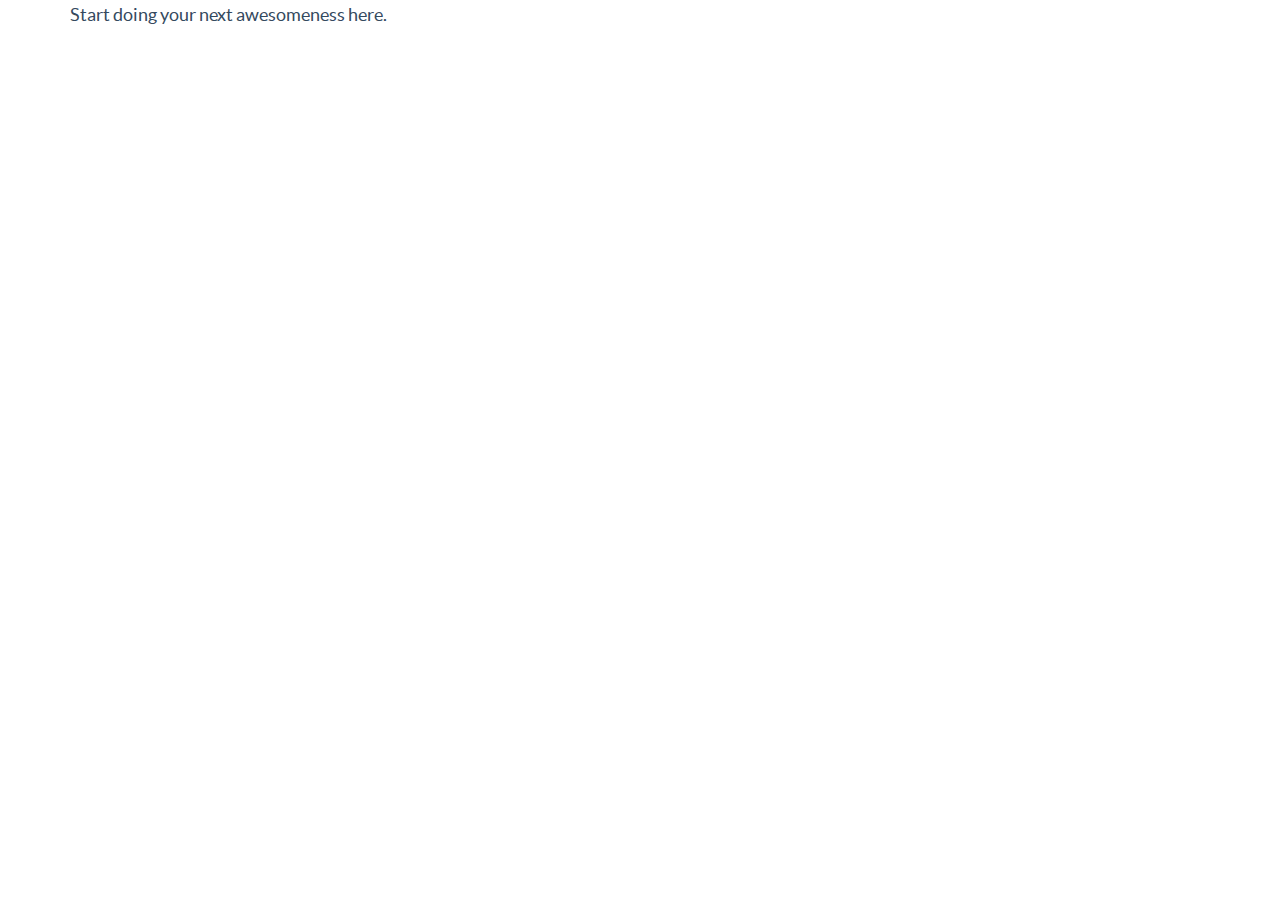
<file: template.html>
<!DOCTYPE html>
<html lang="en">
  <head>
    <meta charset="utf-8">
    <title>Flat UI Free</title>
    <meta name="viewport" content="width=device-width, initial-scale=1.0">

    <!-- Loading Bootstrap -->
    <link href="bootstrap/css/bootstrap.css" rel="stylesheet">

    <!-- Loading Flat UI -->
    <link href="css/flat-ui.css" rel="stylesheet">

    <link rel="shortcut icon" href="images/favicon.ico">

    <!-- HTML5 shim, for IE6-8 support of HTML5 elements. All other JS at the end of file. -->
    <!--[if lt IE 9]>
      <script src="js/html5shiv.js"></script>
    <![endif]-->
  </head>
  <body>
    <div class="container">
      Start doing your next awesomeness here.
    </div>
    <!-- /.container -->


    <!-- Load JS here for greater good =============================-->
    <script src="js/jquery-1.8.3.min.js"></script>
    <script src="js/jquery-ui-1.10.3.custom.min.js"></script>
    <script src="js/jquery.ui.touch-punch.min.js"></script>
    <script src="js/bootstrap.min.js"></script>
    <script src="js/bootstrap-select.js"></script>
    <script src="js/bootstrap-switch.js"></script>
    <script src="js/flatui-checkbox.js"></script>
    <script src="js/flatui-radio.js"></script>
    <script src="js/jquery.tagsinput.js"></script>
    <script src="js/jquery.placeholder.js"></script>
  </body>
</html>
</file>
<file: css/flat-ui.css>
@font-face {
  font-family: 'Lato';
  src: url('../fonts/lato/lato-black-webfont.eot');
  src: url('../fonts/lato/lato-black-webfont.eot?#iefix') format('embedded-opentype'), url('../fonts/lato/lato-black-webfont.woff') format('woff'), url('../fonts/lato/lato-black-webfont.ttf') format('truetype'), url('../fonts/lato/lato-black-webfont.svg#latoblack') format('svg');
  font-weight: 900;
  font-style: normal;
}
@font-face {
  font-family: 'Lato';
  src: url('../fonts/lato/lato-bold-webfont.eot');
  src: url('../fonts/lato/lato-bold-webfont.eot?#iefix') format('embedded-opentype'), url('../fonts/lato/lato-bold-webfont.woff') format('woff'), url('../fonts/lato/lato-bold-webfont.ttf') format('truetype'), url('../fonts/lato/lato-bold-webfont.svg#latobold') format('svg');
  font-weight: bold;
  font-style: normal;
}
@font-face {
  font-family: 'Lato';
  src: url('../fonts/lato/lato-bolditalic-webfont.eot');
  src: url('../fonts/lato/lato-bolditalic-webfont.eot?#iefix') format('embedded-opentype'), url('../fonts/lato/lato-bolditalic-webfont.woff') format('woff'), url('../fonts/lato/lato-bolditalic-webfont.ttf') format('truetype'), url('../fonts/lato/lato-bolditalic-webfont.svg#latobold_italic') format('svg');
  font-weight: bold;
  font-style: italic;
}
@font-face {
  font-family: 'Lato';
  src: url('../fonts/lato/lato-italic-webfont.eot');
  src: url('../fonts/lato/lato-italic-webfont.eot?#iefix') format('embedded-opentype'), url('../fonts/lato/lato-italic-webfont.woff') format('woff'), url('../fonts/lato/lato-italic-webfont.ttf') format('truetype'), url('../fonts/lato/lato-italic-webfont.svg#latoitalic') format('svg');
  font-weight: normal;
  font-style: italic;
}
@font-face {
  font-family: 'Lato';
  src: url('../fonts/lato/lato-light-webfont.eot');
  src: url('../fonts/lato/lato-light-webfont.eot?#iefix') format('embedded-opentype'), url('../fonts/lato/lato-light-webfont.woff') format('woff'), url('../fonts/lato/lato-light-webfont.ttf') format('truetype'), url('../fonts/lato/lato-light-webfont.svg#latolight') format('svg');
  font-weight: 300;
  font-style: normal;
}
@font-face {
  font-family: 'Lato';
  src: url('../fonts/lato/lato-regular-webfont.eot');
  src: url('../fonts/lato/lato-regular-webfont.eot?#iefix') format('embedded-opentype'), url('../fonts/lato/lato-regular-webfont.woff') format('woff'), url('../fonts/lato/lato-regular-webfont.ttf') format('truetype'), url('../fonts/lato/lato-regular-webfont.svg#latoregular') format('svg');
  font-weight: normal;
  font-style: normal;
}
@font-face {
  font-family: 'Flat-UI-Icons';
  src: url('../fonts/Flat-UI-Icons.eot');
  src: url('../fonts/Flat-UI-Icons.eot?#iefix') format('embedded-opentype'), url('../fonts/Flat-UI-Icons.woff') format('woff'), url('../fonts/Flat-UI-Icons.ttf') format('truetype'), url('../fonts/Flat-UI-Icons.svg#Flat-UI-Icons') format('svg');
  font-weight: normal;
  font-style: normal;
}
/* Use the following CSS code if you want to use data attributes for inserting your icons */
[data-icon]:before {
  font-family: 'Flat-UI-Icons';
  content: attr(data-icon);
  speak: none;
  font-weight: normal;
  font-variant: normal;
  text-transform: none;
  -webkit-font-smoothing: antialiased;
}
/* Use the following CSS code if you want to have a class per icon */
/*
Instead of a list of all class selectors,
you can use the generic selector below, but it's slower:
[class*="fui-"] {
*/
.fui-arrow-right,
.fui-arrow-left,
.fui-cmd,
.fui-check-inverted,
.fui-heart,
.fui-location,
.fui-plus,
.fui-check,
.fui-cross,
.fui-list,
.fui-new,
.fui-video,
.fui-photo,
.fui-volume,
.fui-time,
.fui-eye,
.fui-chat,
.fui-search,
.fui-user,
.fui-mail,
.fui-lock,
.fui-gear,
.fui-radio-unchecked,
.fui-radio-checked,
.fui-checkbox-unchecked,
.fui-checkbox-checked,
.fui-calendar-solid,
.fui-pause,
.fui-play,
.fui-check-inverted-2 {
  display: inline-block;
  font-family: 'Flat-UI-Icons';
  speak: none;
  font-style: normal;
  font-weight: normal;
  font-variant: normal;
  text-transform: none;
  -webkit-font-smoothing: antialiased;
}
.fui-arrow-right:before {
  content: "\e02c";
}
.fui-arrow-left:before {
  content: "\e02d";
}
.fui-cmd:before {
  content: "\e02f";
}
.fui-check-inverted:before {
  content: "\e006";
}
.fui-heart:before {
  content: "\e007";
}
.fui-location:before {
  content: "\e008";
}
.fui-plus:before {
  content: "\e009";
}
.fui-check:before {
  content: "\e00a";
}
.fui-cross:before {
  content: "\e00b";
}
.fui-list:before {
  content: "\e00c";
}
.fui-new:before {
  content: "\e00d";
}
.fui-video:before {
  content: "\e00e";
}
.fui-photo:before {
  content: "\e00f";
}
.fui-volume:before {
  content: "\e010";
}
.fui-time:before {
  content: "\e011";
}
.fui-eye:before {
  content: "\e012";
}
.fui-chat:before {
  content: "\e013";
}
.fui-search:before {
  content: "\e01c";
}
.fui-user:before {
  content: "\e01d";
}
.fui-mail:before {
  content: "\e01e";
}
.fui-lock:before {
  content: "\e01f";
}
.fui-gear:before {
  content: "\e024";
}
.fui-radio-unchecked:before {
  content: "\e02b";
}
.fui-radio-checked:before {
  content: "\e032";
}
.fui-checkbox-unchecked:before {
  content: "\e033";
}
.fui-checkbox-checked:before {
  content: "\e034";
}
.fui-calendar-solid:before {
  content: "\e022";
}
.fui-pause:before {
  content: "\e03b";
}
.fui-play:before {
  content: "\e03c";
}
.fui-check-inverted-2:before {
  content: "\e000";
}
.dropdown-arrow-inverse {
  border-bottom-color: #34495e !important;
  border-top-color: #34495e !important;
}
body {
  font-family: "Lato", Helvetica, Arial, sans-serif;
  font-size: 18px;
  line-height: 1.72222;
  color: #34495e;
  background-color: #ffffff;
}
a {
  color: #16a085;
  text-decoration: none;
  -webkit-transition: 0.25s;
  transition: 0.25s;
}
a:hover,
a:focus {
  color: #1abc9c;
  text-decoration: none;
}
.img-rounded {
  border-radius: 6px;
}
.img-comment {
  font-size: 20px;
  line-height: 1.72222;
  font-style: italic;
  margin: 24px 0;
}
p {
  font-size: 18px;
  line-height: 1.72222;
  margin: 0 0 15px;
}
.lead {
  margin-bottom: 30px;
  font-size: 28px;
  line-height: 1.46428571;
  font-weight: 300;
}
@media (min-width: 768px) {
  .lead {
    font-size: 30.006px;
  }
}
small,
.small {
  font-size: 83%;
  line-height: 2.067;
}
.text-muted {
  color: #bdc3c7;
}
.text-inverse {
  color: #ffffff;
}
.text-primary {
  color: #1abc9c;
}
.text-primary:hover {
  color: #15967d;
}
.text-warning {
  color: #f1c40f;
}
.text-warning:hover {
  color: #c19d0c;
}
.text-danger {
  color: #e74c3c;
}
.text-danger:hover {
  color: #b93d30;
}
.text-success {
  color: #2ecc71;
}
.text-success:hover {
  color: #25a35a;
}
.text-info {
  color: #3498db;
}
.text-info:hover {
  color: #2a7aaf;
}
h1,
h2,
h3,
h4,
h5,
h6,
.h1,
.h2,
.h3,
.h4,
.h5,
.h6 {
  font-family: "Lato", Helvetica, Arial, sans-serif;
  font-weight: 700;
  line-height: 1.1;
  color: inherit;
}
h1 small,
h2 small,
h3 small,
h4 small,
h5 small,
h6 small,
.h1 small,
.h2 small,
.h3 small,
.h4 small,
.h5 small,
.h6 small {
  color: #e7e9ec;
}
h1,
h2,
h3 {
  margin-top: 30px;
  margin-bottom: 15px;
}
h4,
h5,
h6 {
  margin-top: 15px;
  margin-bottom: 15px;
}
h6 {
  font-weight: normal;
}
h1,
.h1 {
  font-size: 61px;
}
h2,
.h2 {
  font-size: 53px;
}
h3,
.h3 {
  font-size: 40px;
}
h4,
.h4 {
  font-size: 29px;
}
h5,
.h5 {
  font-size: 29px;
}
h6,
.h6 {
  font-size: 24px;
}
.page-header {
  padding-bottom: 14px;
  margin: 60px 0 30px;
  border-bottom: 1px solid #e7e9ec;
}
ul,
ol {
  margin-bottom: 15px;
}
dl {
  margin-bottom: 30px;
}
dt,
dd {
  line-height: 1.72222;
}
@media (min-width: 768px) {
  .dl-horizontal dt {
    width: 160px;
  }
  .dl-horizontal dd {
    margin-left: 180px;
  }
}
abbr[title],
abbr[data-original-title] {
  border-bottom: 1px dotted #bdc3c7;
}
blockquote {
  border-left: 3px solid #e7e9ec;
  padding: 0 0 0 16px;
  margin: 0 0 30px;
}
blockquote p {
  font-size: 20px;
  line-height: 1.55;
  font-weight: normal;
  margin-bottom: .4em;
}
blockquote small {
  font-size: 18px;
  line-height: 1.72222;
  font-style: italic;
  color: inherit;
}
blockquote small:before {
  content: "";
}
blockquote.pull-right {
  padding-right: 16px;
  padding-left: 0;
  border-right: 3px solid #e7e9ec;
  border-left: 0;
}
blockquote.pull-right small:after {
  content: "";
}
address {
  margin-bottom: 30px;
  line-height: 1.72222;
}
code,
kdb,
pre,
samp {
  font-family: Monaco, Menlo, Consolas, "Courier New", monospace;
}
code {
  font-size: 75%;
  color: #c7254e;
  background-color: #f9f2f4;
  border-radius: 4px;
}
pre {
  padding: 8px;
  margin: 0 0 15px;
  font-size: 13px;
  line-height: 1.72222;
  color: inherit;
  background-color: #ffffff;
  border: 2px solid #e7e9ec;
  border-radius: 6px;
  white-space: pre;
}
.pre-scrollable {
  max-height: 340px;
}
.btn {
  border: none;
  font-size: 15px;
  font-weight: normal;
  line-height: 1.4;
  border-radius: 4px;
  padding: 10px 15px;
  -webkit-font-smoothing: subpixel-antialiased;
  -webkit-transition: 0.25s linear;
  transition: 0.25s linear;
}
.btn:hover,
.btn:focus {
  color: #ffffff;
}
.btn:active,
.btn.active {
  outline: none;
  -webkit-box-shadow: none;
  box-shadow: none;
}
.btn.disabled,
.btn[disabled],
fieldset[disabled] .btn {
  background-color: #bdc3c7;
  color: rgba(255, 255, 255, 0.75);
  opacity: 0.7;
  filter: alpha(opacity=70);
}
.btn > [class^="fui-"] {
  margin: 0 1px;
  position: relative;
  line-height: 1;
  top: 1px;
}
.btn-xs.btn > [class^="fui-"] {
  font-size: 11px;
  top: 0;
}
.btn-hg.btn > [class^="fui-"] {
  top: 2px;
}
.btn-default {
  color: #ffffff;
  background-color: #bdc3c7;
}
.btn-default:hover,
.btn-default:focus,
.btn-default:active,
.btn-default.active,
.open .dropdown-toggle.btn-default {
  color: #ffffff;
  background-color: #cacfd2;
  border-color: #cacfd2;
}
.btn-default:active,
.btn-default.active,
.open .dropdown-toggle.btn-default {
  background: #a1a6a9;
}
.btn-default.disabled,
.btn-default[disabled],
fieldset[disabled] .btn-default,
.btn-default.disabled:hover,
.btn-default[disabled]:hover,
fieldset[disabled] .btn-default:hover,
.btn-default.disabled:focus,
.btn-default[disabled]:focus,
fieldset[disabled] .btn-default:focus,
.btn-default.disabled:active,
.btn-default[disabled]:active,
fieldset[disabled] .btn-default:active,
.btn-default.disabled.active,
.btn-default[disabled].active,
fieldset[disabled] .btn-default.active {
  background-color: #bdc3c7;
}
.btn-primary {
  color: #ffffff;
  background-color: #1abc9c;
}
.btn-primary:hover,
.btn-primary:focus,
.btn-primary:active,
.btn-primary.active,
.open .dropdown-toggle.btn-primary {
  color: #ffffff;
  background-color: #48c9b0;
  border-color: #48c9b0;
}
.btn-primary:active,
.btn-primary.active,
.open .dropdown-toggle.btn-primary {
  background: #16a085;
}
.btn-primary.disabled,
.btn-primary[disabled],
fieldset[disabled] .btn-primary,
.btn-primary.disabled:hover,
.btn-primary[disabled]:hover,
fieldset[disabled] .btn-primary:hover,
.btn-primary.disabled:focus,
.btn-primary[disabled]:focus,
fieldset[disabled] .btn-primary:focus,
.btn-primary.disabled:active,
.btn-primary[disabled]:active,
fieldset[disabled] .btn-primary:active,
.btn-primary.disabled.active,
.btn-primary[disabled].active,
fieldset[disabled] .btn-primary.active {
  background-color: #1abc9c;
}
.btn-info {
  color: #ffffff;
  background-color: #3498db;
}
.btn-info:hover,
.btn-info:focus,
.btn-info:active,
.btn-info.active,
.open .dropdown-toggle.btn-info {
  color: #ffffff;
  background-color: #5dade2;
  border-color: #5dade2;
}
.btn-info:active,
.btn-info.active,
.open .dropdown-toggle.btn-info {
  background: #2c81ba;
}
.btn-info.disabled,
.btn-info[disabled],
fieldset[disabled] .btn-info,
.btn-info.disabled:hover,
.btn-info[disabled]:hover,
fieldset[disabled] .btn-info:hover,
.btn-info.disabled:focus,
.btn-info[disabled]:focus,
fieldset[disabled] .btn-info:focus,
.btn-info.disabled:active,
.btn-info[disabled]:active,
fieldset[disabled] .btn-info:active,
.btn-info.disabled.active,
.btn-info[disabled].active,
fieldset[disabled] .btn-info.active {
  background-color: #3498db;
}
.btn-danger {
  color: #ffffff;
  background-color: #e74c3c;
}
.btn-danger:hover,
.btn-danger:focus,
.btn-danger:active,
.btn-danger.active,
.open .dropdown-toggle.btn-danger {
  color: #ffffff;
  background-color: #ec7063;
  border-color: #ec7063;
}
.btn-danger:active,
.btn-danger.active,
.open .dropdown-toggle.btn-danger {
  background: #c44133;
}
.btn-danger.disabled,
.btn-danger[disabled],
fieldset[disabled] .btn-danger,
.btn-danger.disabled:hover,
.btn-danger[disabled]:hover,
fieldset[disabled] .btn-danger:hover,
.btn-danger.disabled:focus,
.btn-danger[disabled]:focus,
fieldset[disabled] .btn-danger:focus,
.btn-danger.disabled:active,
.btn-danger[disabled]:active,
fieldset[disabled] .btn-danger:active,
.btn-danger.disabled.active,
.btn-danger[disabled].active,
fieldset[disabled] .btn-danger.active {
  background-color: #e74c3c;
}
.btn-success {
  color: #ffffff;
  background-color: #2ecc71;
}
.btn-success:hover,
.btn-success:focus,
.btn-success:active,
.btn-success.active,
.open .dropdown-toggle.btn-success {
  color: #ffffff;
  background-color: #58d68d;
  border-color: #58d68d;
}
.btn-success:active,
.btn-success.active,
.open .dropdown-toggle.btn-success {
  background: #27ad60;
}
.btn-success.disabled,
.btn-success[disabled],
fieldset[disabled] .btn-success,
.btn-success.disabled:hover,
.btn-success[disabled]:hover,
fieldset[disabled] .btn-success:hover,
.btn-success.disabled:focus,
.btn-success[disabled]:focus,
fieldset[disabled] .btn-success:focus,
.btn-success.disabled:active,
.btn-success[disabled]:active,
fieldset[disabled] .btn-success:active,
.btn-success.disabled.active,
.btn-success[disabled].active,
fieldset[disabled] .btn-success.active {
  background-color: #2ecc71;
}
.btn-warning {
  color: #ffffff;
  background-color: #f1c40f;
}
.btn-warning:hover,
.btn-warning:focus,
.btn-warning:active,
.btn-warning.active,
.open .dropdown-toggle.btn-warning {
  color: #ffffff;
  background-color: #f5d313;
  border-color: #f5d313;
}
.btn-warning:active,
.btn-warning.active,
.open .dropdown-toggle.btn-warning {
  background: #cda70d;
}
.btn-warning.disabled,
.btn-warning[disabled],
fieldset[disabled] .btn-warning,
.btn-warning.disabled:hover,
.btn-warning[disabled]:hover,
fieldset[disabled] .btn-warning:hover,
.btn-warning.disabled:focus,
.btn-warning[disabled]:focus,
fieldset[disabled] .btn-warning:focus,
.btn-warning.disabled:active,
.btn-warning[disabled]:active,
fieldset[disabled] .btn-warning:active,
.btn-warning.disabled.active,
.btn-warning[disabled].active,
fieldset[disabled] .btn-warning.active {
  background-color: #f1c40f;
}
.btn-inverse {
  color: #ffffff;
  background-color: #34495e;
}
.btn-inverse:hover,
.btn-inverse:focus,
.btn-inverse:active,
.btn-inverse.active,
.open .dropdown-toggle.btn-inverse {
  color: #ffffff;
  background-color: #415b76;
  border-color: #415b76;
}
.btn-inverse:active,
.btn-inverse.active,
.open .dropdown-toggle.btn-inverse {
  background: #2c3e50;
}
.btn-inverse.disabled,
.btn-inverse[disabled],
fieldset[disabled] .btn-inverse,
.btn-inverse.disabled:hover,
.btn-inverse[disabled]:hover,
fieldset[disabled] .btn-inverse:hover,
.btn-inverse.disabled:focus,
.btn-inverse[disabled]:focus,
fieldset[disabled] .btn-inverse:focus,
.btn-inverse.disabled:active,
.btn-inverse[disabled]:active,
fieldset[disabled] .btn-inverse:active,
.btn-inverse.disabled.active,
.btn-inverse[disabled].active,
fieldset[disabled] .btn-inverse.active {
  background-color: #34495e;
}
.btn-embossed {
  -webkit-box-shadow: inset 0 -2px 0 rgba(0, 0, 0, 0.15);
  box-shadow: inset 0 -2px 0 rgba(0, 0, 0, 0.15);
}
.btn-embossed.active,
.btn-embossed:active {
  -webkit-box-shadow: inset 0 2px 0 rgba(0, 0, 0, 0.15);
  box-shadow: inset 0 2px 0 rgba(0, 0, 0, 0.15);
}
.btn-wide {
  min-width: 140px;
  padding-left: 30px;
  padding-right: 30px;
}
.btn-link {
  color: #16a085;
}
.btn-link:hover,
.btn-link:focus {
  color: #1abc9c;
  text-decoration: underline;
  background-color: transparent;
}
.btn-link[disabled]:hover,
fieldset[disabled] .btn-link:hover,
.btn-link[disabled]:focus,
fieldset[disabled] .btn-link:focus {
  color: #bdc3c7;
  text-decoration: none;
}
.btn-hg {
  padding: 13px 20px;
  font-size: 22px;
  line-height: 1.227;
  border-radius: 6px;
}
.btn-lg {
  padding: 10px 19px;
  font-size: 17px;
  line-height: 1.471;
  border-radius: 6px;
}
.btn-sm {
  padding: 9px 13px;
  font-size: 13px;
  line-height: 1.385;
  border-radius: 4px;
}
.btn-xs {
  padding: 6px 9px;
  font-size: 12px;
  line-height: 1.083;
  border-radius: 3px;
}
.btn-tip {
  font-weight: 300;
  padding-left: 10px;
  font-size: 92%;
}
.btn-block {
  white-space: normal;
}
.btn-default .caret {
  border-top-color: #ffffff;
}
.btn-primary .caret,
.btn-success .caret,
.btn-warning .caret,
.btn-danger .caret,
.btn-info .caret {
  border-top-color: #ffffff;
}
.dropup .btn-default .caret {
  border-bottom-color: #ffffff;
}
.dropup .btn-primary .caret,
.dropup .btn-success .caret,
.dropup .btn-warning .caret,
.dropup .btn-danger .caret,
.dropup .btn-info .caret {
  border-bottom-color: #ffffff;
}
.btn-group-xs > .btn {
  padding: 6px 9px;
  font-size: 12px;
  line-height: 1.083;
  border-radius: 3px;
}
.btn-group-sm > .btn {
  padding: 9px 13px;
  font-size: 13px;
  line-height: 1.385;
  border-radius: 4px;
}
.btn-group-lg > .btn {
  padding: 10px 19px;
  font-size: 17px;
  line-height: 1.471;
  border-radius: 6px;
}
.btn-group-gh > .btn {
  padding: 13px 20px;
  font-size: 22px;
  line-height: 1.227;
  border-radius: 6px;
}
.btn-group > .btn + .btn {
  margin-left: 0;
}
.btn-group > .btn + .dropdown-toggle {
  border-left: 2px solid rgba(52, 73, 94, 0.15);
  padding-left: 12px;
  padding-right: 12px;
}
.btn-group > .btn + .dropdown-toggle .caret {
  margin-left: 3px;
  margin-right: 3px;
}
.btn-group > .btn.btn-gh + .dropdown-toggle .caret {
  margin-left: 7px;
  margin-right: 7px;
}
.btn-group > .btn.btn-sm + .dropdown-toggle .caret {
  margin-left: 0;
  margin-right: 0;
}
.dropdown-toggle .caret {
  margin-left: 8px;
}
.btn-group > .btn,
.btn-group > .dropdown-menu,
.btn-group > .popover {
  font-weight: 400;
}
.btn-group:focus .dropdown-toggle {
  outline: none;
  -webkit-transition: 0.25s;
  transition: 0.25s;
}
.btn-group.open .dropdown-toggle {
  color: rgba(255, 255, 255, 0.75);
  -webkit-box-shadow: none;
  box-shadow: none;
}
.btn-toolbar .btn.active {
  color: #ffffff;
}
.btn-toolbar .btn > [class^="fui-"] {
  font-size: 16px;
  margin: 0 1px;
}
.caret {
  border-width: 8px 6px;
  border-bottom-color: #34495e;
  border-top-color: #34495e;
  border-style: solid;
  border-bottom-style: none;
  -webkit-transition: 0.25s;
  transition: 0.25s;
  -webkit-transform: scale(1.001);
  -ms-transform: scale(1.001);
  transform: scale(1.001);
}
.dropup .caret,
.dropup .btn-lg .caret,
.navbar-fixed-bottom .dropdown .caret {
  border-bottom-width: 8px;
}
.btn-lg .caret {
  border-top-width: 8px;
  border-right-width: 6px;
  border-left-width: 6px;
}
.navbar {
  font-size: 16px;
  border-radius: 6px;
  border: none;
}
.navbar .navbar-brand {
  border-radius: 6px 0 0 6px;
  color: #526476;
  font-size: 24px;
  line-height: 29.55px;
  font-weight: 700;
  padding: 23px 28px 24px 17px;
  text-shadow: none;
  display: inline-block;
}
.navbar .navbar-brand:hover,
.navbar .navbar-brand:focus {
  color: #1abc9c;
}
.navbar .navbar-brand[class*="fui-"] {
  font-weight: normal;
}
.navbar .navbar-brand small {
  line-height: 1;
}
.navbar .nav {
  margin-right: 0;
  display: inline-block;
  float: left;
}
.navbar .nav > li {
  position: relative;
  display: inline-block;
}
.navbar .nav > li:hover > ul {
  opacity: 1;
  top: 100%;
  visibility: visible;
  z-index: 100;
  -webkit-transform: scale(1, 1);
  display: block\9;
}
.navbar .nav > li.active > a,
.navbar .nav > li.active > a:hover,
.navbar .nav > li.active > a:focus {
  background: none;
  color: #1abc9c;
  -webkit-box-shadow: none;
  box-shadow: none;
}
.navbar .nav > li:first-child {
  border-radius: 6px 6px 0 0;
}
.navbar .nav > li:last-child {
  border-radius: 0 0 6px 6px;
}
.navbar .nav > li > ul {
  padding-top: 13px;
  top: 80%;
  padding-left: 0;
}
.navbar .nav > li > ul:before {
  content: "";
  border-style: solid;
  border-width: 0 9px 9px 9px;
  border-color: transparent transparent #34495e transparent;
  height: 0;
  position: absolute;
  left: 15px;
  top: 5px;
  width: 0;
  -webkit-transform: rotate(360deg);
}
.navbar .nav > li > ul li:hover ul {
  opacity: 1;
  -webkit-transform: scale(1, 1);
  visibility: visible;
  display: block\9;
}
.navbar .nav > li > ul li ul {
  left: 100%;
}
.navbar .nav > li > a {
  color: #526476;
  display: inline-block;
  font-weight: 700;
  font-size: 15px;
  line-height: 28px;
  padding: 22px 20px;
  text-shadow: none;
  -webkit-transition: background-color .25s, color .25s, border-bottom-color .25s;
  transition: background-color .25s, color .25s, border-bottom-color .25s;
}
.navbar .nav > li > a:hover,
.navbar .nav > li > a:focus {
  color: #1abc9c;
  background-color: transparent;
}
.navbar .nav > li > a[class*="fui-"] {
  font-size: 24px;
  font-weight: normal;
}
.navbar .nav > li > a > [class*="fui-"] {
  font-size: 24px;
  margin: -4px 0 0;
  position: relative;
  top: 4px;
}
.navbar .nav > li > a > [class*="fui-"] + * {
  margin-left: 12px;
}
.navbar .nav ul {
  border-radius: 4px;
  left: 0;
  list-style-type: none;
  margin-left: 0;
  opacity: 0;
  position: absolute;
  top: 0;
  width: 234px;
  -webkit-transform: scale(1, 0.99);
  -webkit-transform-origin: 0 0;
  visibility: hidden;
  -webkit-transition: 0.25s ease-out;
  transition: 0.25s ease-out;
}
.navbar .nav ul ul {
  left: 95%;
  padding-left: 5px;
}
.navbar .nav ul li {
  background-color: #34495e;
  padding: 0 3px 3px;
  position: relative;
}
.navbar .nav ul li:first-child {
  border-radius: 6px 6px 0 0;
  padding-top: 3px;
}
.navbar .nav ul li:last-child {
  border-radius: 0 0 6px 6px;
}
.navbar .nav ul li.active > a,
.navbar .nav ul li.active > a:hover,
.navbar .nav ul li.active > a:focus {
  background-color: #1abc9c;
  color: #ffffff;
  padding-left: 9px;
  padding-right: 9px;
}
.navbar .nav ul li.active + li > a {
  padding-left: 9px;
  padding-right: 9px;
}
.navbar .nav ul a {
  border-radius: 2px;
  color: #ffffff;
  display: block;
  font-size: 14px;
  padding: 6px 9px;
  text-decoration: none;
}
.navbar .nav ul a:hover {
  background-color: #1abc9c;
}
.navbar .nav.navbar-left li:first-child a {
  border-radius: 6px 0 0 6px;
  border-left: none;
}
.navbar .btn-navbar {
  background: none;
  border: none;
  color: #34495e;
  margin: 18px 15px;
  padding: 3px 15px;
  text-shadow: none;
  display: none;
}
.navbar .btn-navbar:hover,
.navbar .btn-navbar:focus {
  background: none;
  color: #1abc9c;
}
.navbar .btn-navbar:before {
  content: "\e00c";
  font-family: "Flat-UI-Icons";
  font-size: 23px;
  font-style: normal;
  font-weight: normal;
  -webkit-font-smoothing: antialiased;
}
.navbar .btn-navbar .icon-bar {
  display: none;
}
.navbar-default {
  background: #eceef0;
  border: none;
  padding-left: 0;
  padding-right: 0;
  border-radius: 6px;
}
.navbar-inverse {
  background: #34495e;
  font-size: 17px;
}
.navbar-inverse .navbar-brand {
  border-bottom: 2px solid #2c3e50;
  border-right: 2px solid #2c3e50;
  color: #ffffff;
  padding: 10px 28px 11px 32px;
}
.navbar-inverse .btn-navbar {
  color: #ffffff;
  margin: 7px 10px;
}
.navbar-inverse .btn-icon {
  margin: 8px 5px 8px 15px;
}
.navbar-inverse .nav > li:first-child.active > a {
  padding-left: 20px;
}
.navbar-inverse .nav > li:first-child > a {
  border-left: none;
}
.navbar-inverse .nav > li.active > a,
.navbar-inverse .nav > li.active > a:hover,
.navbar-inverse .nav > li.active > a:focus {
  background-color: #1abc9c;
  border-bottom-color: #16a085;
  border-left: none;
  color: #ffffff;
  padding-left: 20px;
}
.navbar-inverse .nav > li.active + li > a {
  border-left: none;
  padding-left: 20px;
}
.navbar-inverse .nav > li > a {
  font-size: 16px;
  border-bottom: 2px solid #2c3e50;
  border-left: 2px solid #2c3e50 !important;
  color: #ffffff;
  padding: 16px 20px 15px;
  line-height: 20px;
}
.navbar-inverse .nav.navbar-right .dropdown-menu {
  left: -100%;
  margin-left: 17px;
}
.navbar-inverse .nav.navbar-right .open > .dropdown-menu:before {
  display: block !important;
}
.navbar-inverse .nav.navbar-right > li > a {
  border-radius: 0 6px 6px 0;
}
.navbar-unread,
.navbar-new {
  font-family: "Lato", Helvetica, Arial, sans-serif;
  background-color: #1abc9c;
  border-radius: 50%;
  color: #ffffff;
  font-size: 0;
  font-weight: 700;
  height: 6px;
  line-height: 14px;
  position: absolute;
  right: 12px;
  text-align: center;
  top: 28px;
  width: 6px;
  z-index: 10;
}
.active .navbar-unread,
.active .navbar-new {
  background-color: #ffffff;
  display: none;
}
.navbar-inverse .navbar-unread,
.navbar-inverse .navbar-new {
  top: 15px;
}
.navbar-new {
  background-color: #e74c3c;
  font-size: 12px;
  line-height: 17px;
  height: 18px;
  margin: -9px -1px;
  min-width: 18px;
  padding: 0 1px;
  width: auto;
  -webkit-font-smoothing: subpixel-antialiased;
}
.navbar.navbar-inverse .nav li.dropdown.open > .dropdown-toggle {
  background-color: #1abc9c;
  border-bottom-color: #16a085;
  color: #ffffff;
}
.navbar.navbar-inverse .nav li.dropdown.open > .dropdown-toggle .caret {
  border-bottom-color: #ffffff !important;
  border-top-color: #ffffff !important;
}
.navbar .nav li.dropdown.open > .dropdown-toggle {
  background: none;
  color: #1abc9c;
}
.navbar .nav li.dropdown.open > .dropdown-toggle .caret {
  border-bottom-color: #1abc9c !important;
  border-top-color: #1abc9c !important;
}
.navbar .nav li.dropdown.open .dropdown-menu {
  opacity: 1;
  top: 100%;
  visibility: visible;
  z-index: 1000;
  -webkit-transform: none;
}
.navbar .nav li.dropdown > .dropdown-toggle {
  outline: none;
}
.navbar .nav li.dropdown > .dropdown-toggle:hover .caret,
.navbar .nav li.dropdown > .dropdown-toggle:focus .caret {
  border-bottom-color: #1abc9c;
  border-top-color: #1abc9c;
}
.navbar .nav li.dropdown > .dropdown-toggle .caret {
  border-left-width: 6px;
  border-right-width: 6px;
  border-top-width: 8px;
  border-bottom-color: #4c6a89;
  border-top-color: #4c6a89;
  margin-left: 10px;
}
.navbar .nav li.dropdown .dropdown-menu {
  background-color: #34495e;
  opacity: 0;
  padding: 0;
  visibility: hidden;
}
.navbar .nav li.dropdown .dropdown-menu:before {
  display: none;
}
.navbar .nav li.dropdown .dropdown-menu:after {
  border-bottom-color: #34495e;
}
.navbar .nav li.dropdown .dropdown-menu > li > a {
  border-radius: 3px;
  color: #ffffff;
  padding: 6px 8px 8px;
}
.navbar .nav li.dropdown .dropdown-menu .divider {
  background-color: #2c3e50;
  border-bottom: none;
  margin: 2px 0 5px;
  padding: 0;
  height: 2px;
}
.navbar.navbar-inverse .navbar-form {
  border-left: 2px solid #2c3e50;
  border-bottom: 2px solid #2c3e50;
  padding: 8px 5px 8px 23px;
}
.navbar.navbar-inverse .navbar-form .input-group-btn .btn {
  background-color: #2c3e50;
  color: #4c6a89 !important;
}
.navbar.navbar-inverse .navbar-form .form-control {
  background-color: #2c3e50;
  color: #ffffff;
}
.navbar.navbar-inverse .navbar-form .form-control:-moz-placeholder {
  color: #819db9;
}
.navbar.navbar-inverse .navbar-form .form-control::-moz-placeholder {
  color: #819db9;
}
.navbar.navbar-inverse .navbar-form .form-control:-ms-input-placeholder {
  color: #819db9;
}
.navbar.navbar-inverse .navbar-form .form-control::-webkit-input-placeholder {
  color: #819db9;
}
.navbar.navbar-inverse .navbar-form .form-control.placeholder {
  color: #819db9;
}
.navbar.navbar-inverse .navbar-form .form-control:focus {
  border-color: #1abc9c;
}
.navbar.navbar-inverse .navbar-form.focus .input-group-btn .btn {
  background-color: #2c3e50 !important;
}
.navbar .navbar-form {
  margin: 0;
  padding: 20px 5px 19px 20px;
  max-width: 229px;
}
.navbar .navbar-form .form-group {
  margin-bottom: 0;
}
.navbar .navbar-form .form-control {
  background-color: #ffffff;
  border: 2px solid transparent;
  color: #526476;
  font-size: 15px;
}
.navbar .navbar-form .form-control:-moz-placeholder {
  color: #798795;
}
.navbar .navbar-form .form-control::-moz-placeholder {
  color: #798795;
}
.navbar .navbar-form .form-control:-ms-input-placeholder {
  color: #798795;
}
.navbar .navbar-form .form-control::-webkit-input-placeholder {
  color: #798795;
}
.navbar .navbar-form .form-control.placeholder {
  color: #798795;
}
.navbar .navbar-form .form-control:focus {
  border-color: #1abc9c;
}
.navbar .navbar-form .input-group-btn .btn {
  border-color: transparent;
  color: #9aa4af;
  font-size: 16px;
}
.navbar.navbar-fixed-bottom .navbar-inner .navbar-form .form-control,
.navbar.navbar-fixed-top .navbar-inner .navbar-form .form-control {
  border-radius: 50px 0 0 50px !important;
}
.navbar.navbar-fixed-bottom .navbar-inner .navbar-form .btn,
.navbar.navbar-fixed-top .navbar-inner .navbar-form .btn {
  border-radius: 0 50px 50px 0;
}
.navbar.navbar-fixed-bottom .nav > li:hover > ul {
  bottom: 100%;
  padding-bottom: 13px;
  top: auto;
}
.navbar.navbar-fixed-bottom .nav > li:hover > ul li:hover ul {
  bottom: 0;
}
.navbar.navbar-fixed-bottom .nav ul {
  bottom: 80%;
  top: auto;
}
.select {
  display: inline-block;
  margin-bottom: 10px;
}
[class*="span"] > .select[class*="span"] {
  margin-left: 0;
}
.select[class*="span"] .btn {
  width: 100%;
}
.select.select-block {
  display: block;
  float: none;
  margin-left: 0;
  width: auto;
}
.select.select-block:before,
.select.select-block:after {
  content: " ";
  /* 1 */

  display: table;
  /* 2 */

}
.select.select-block:after {
  clear: both;
}
.select.select-block .btn {
  width: 100%;
}
.select .btn {
  width: 220px;
}
.select .btn.btn-hg .filter-option {
  left: 20px;
  right: 40px;
  top: 13px;
}
.select .btn.btn-hg .caret {
  right: 20px;
}
.select .btn.btn-lg .filter-option {
  left: 18px;
  right: 38px;
}
.select .btn.btn-sm .filter-option {
  left: 13px;
  right: 33px;
}
.select .btn.btn-sm .caret {
  right: 13px;
}
.select .btn.btn-xs .filter-option {
  left: 13px;
  right: 33px;
  top: 5px;
}
.select .btn.btn-xs .caret {
  right: 13px;
}
.select .btn .filter-option {
  height: 26px;
  left: 13px;
  overflow: hidden;
  position: absolute;
  right: 33px;
  text-align: left;
  top: 10px;
}
.select .btn .caret {
  position: absolute;
  right: 16px;
  top: 50%;
  margin-top: -3px;
}
.select .btn .dropdown-toggle {
  border-radius: 6px;
}
.select .btn .dropdown-menu {
  min-width: 100%;
}
.select .btn .dropdown-menu dt {
  cursor: default;
  display: block;
  padding: 3px 20px;
}
.select .btn .dropdown-menu li:not(.disabled) > a:hover small {
  color: rgba(255, 255, 255, 0.004);
}
.select .btn .dropdown-menu li > a {
  min-height: 20px;
}
.select .btn .dropdown-menu li > a.opt {
  padding-left: 35px;
}
.select .btn .dropdown-menu li small {
  padding-left: .5em;
}
.select .btn .dropdown-menu li > dt small {
  font-weight: normal;
}
.select .btn > .disabled,
.select .btn .dropdown-menu li.disabled > a {
  cursor: default;
}
.select .caret {
  border-bottom-color: #ffffff;
  border-top-color: #ffffff;
}
textarea {
  font-size: 20px;
  line-height: 24px;
  padding: 5px 11px;
}
label {
  font-weight: normal;
  line-height: 1.9986363100000002em;
}
.form-control:-moz-placeholder {
  color: #b2bcc5;
}
.form-control::-moz-placeholder {
  color: #b2bcc5;
}
.form-control:-ms-input-placeholder {
  color: #b2bcc5;
}
.form-control::-webkit-input-placeholder {
  color: #b2bcc5;
}
.form-control.placeholder {
  color: #b2bcc5;
}
.form-control {
  border: 2px solid #bdc3c7;
  color: #34495e;
  font-family: "Lato", Helvetica, Arial, sans-serif;
  font-size: 15px;
  padding: 8px 12px;
  height: 42px;
  -webkit-appearance: none;
  border-radius: 6px;
  -webkit-box-shadow: none;
  box-shadow: none;
  -webkit-transition: border .25s linear, color .25s linear, background-color .25s linear;
  transition: border .25s linear, color .25s linear, background-color .25s linear;
}
.form-group.focus .form-control,
.form-control:focus {
  border-color: #1abc9c;
  outline: 0;
  -webkit-box-shadow: none;
  box-shadow: none;
}
.form-control[disabled],
.form-control[readonly],
fieldset[disabled] .form-control {
  background-color: #f4f6f6;
  border-color: #d5dbdb;
  color: #d5dbdb;
  cursor: default;
}
.form-control.flat {
  border-color: transparent;
}
.form-control.flat:hover {
  border-color: #bdc3c7;
}
.form-control.flat:focus {
  border-color: #1abc9c;
}
.input-sm {
  height: 35px;
  padding: 6px 10px;
  font-size: 13px;
  line-height: 1.72222;
  border-radius: 6px;
}
select.input-sm {
  height: 35px;
  line-height: 35px;
}
textarea.input-sm {
  height: auto;
}
.input-lg {
  height: 45px;
  padding: 10px 15px;
  font-size: 17px;
  line-height: 1.72222;
  border-radius: 6px;
}
select.input-lg {
  height: 45px;
  line-height: 45px;
}
textarea.input-lg {
  height: auto;
}
.input-hg {
  height: 53px;
  padding: 10px 16px;
  font-size: 22px;
  line-height: 1.72222;
  border-radius: 6px;
}
select.input-hg {
  height: 53px;
  line-height: 53px;
}
textarea.input-hg {
  height: auto;
}
.has-warning .help-block,
.has-warning .control-label {
  color: #f1c40f;
}
.has-warning .form-control {
  color: #f1c40f;
  border-color: #f1c40f;
  -webkit-box-shadow: none;
  box-shadow: none;
}
.has-warning .form-control:-moz-placeholder {
  color: #f1c40f;
}
.has-warning .form-control::-moz-placeholder {
  color: #f1c40f;
}
.has-warning .form-control:-ms-input-placeholder {
  color: #f1c40f;
}
.has-warning .form-control::-webkit-input-placeholder {
  color: #f1c40f;
}
.has-warning .form-control.placeholder {
  color: #f1c40f;
}
.has-warning .form-control:focus {
  border-color: #f1c40f;
  -webkit-box-shadow: none;
  box-shadow: none;
}
.has-warning .input-group-addon {
  color: #f1c40f;
  border-color: #f1c40f;
  background-color: #ffffff;
}
.has-error .help-block,
.has-error .control-label {
  color: #e74c3c;
}
.has-error .form-control {
  color: #e74c3c;
  border-color: #e74c3c;
  -webkit-box-shadow: none;
  box-shadow: none;
}
.has-error .form-control:-moz-placeholder {
  color: #e74c3c;
}
.has-error .form-control::-moz-placeholder {
  color: #e74c3c;
}
.has-error .form-control:-ms-input-placeholder {
  color: #e74c3c;
}
.has-error .form-control::-webkit-input-placeholder {
  color: #e74c3c;
}
.has-error .form-control.placeholder {
  color: #e74c3c;
}
.has-error .form-control:focus {
  border-color: #e74c3c;
  -webkit-box-shadow: none;
  box-shadow: none;
}
.has-error .input-group-addon {
  color: #e74c3c;
  border-color: #e74c3c;
  background-color: #ffffff;
}
.has-success .help-block,
.has-success .control-label {
  color: #2ecc71;
}
.has-success .form-control {
  color: #2ecc71;
  border-color: #2ecc71;
  -webkit-box-shadow: none;
  box-shadow: none;
}
.has-success .form-control:-moz-placeholder {
  color: #2ecc71;
}
.has-success .form-control::-moz-placeholder {
  color: #2ecc71;
}
.has-success .form-control:-ms-input-placeholder {
  color: #2ecc71;
}
.has-success .form-control::-webkit-input-placeholder {
  color: #2ecc71;
}
.has-success .form-control.placeholder {
  color: #2ecc71;
}
.has-success .form-control:focus {
  border-color: #2ecc71;
  -webkit-box-shadow: none;
  box-shadow: none;
}
.has-success .input-group-addon {
  color: #2ecc71;
  border-color: #2ecc71;
  background-color: #ffffff;
}
.form-group {
  position: relative;
  margin-bottom: 20px;
}
.form-group {
  position: relative;
}
.form-control + .input-icon {
  position: absolute;
  top: 2px;
  right: 2px;
  line-height: 37px;
  vertical-align: middle;
  font-size: 20px;
  color: #b2bcc5;
  background-color: #ffffff;
  padding: 0 12px 0 0;
  border-radius: 6px;
}
.input-hg + .input-icon {
  line-height: 49px;
  padding: 0 16px 0 0;
}
.input-lg + .input-icon {
  line-height: 41px;
  padding: 0 15px 0 0;
}
.input-sm + .input-icon {
  font-size: 18px;
  line-height: 30px;
  padding: 0 10px 0 0;
}
.has-success .input-icon {
  color: #2ecc71;
}
.has-warning .input-icon {
  color: #f1c40f;
}
.has-error .input-icon {
  color: #e74c3c;
}
.form-control[disabled] + .input-icon,
.form-control[readonly] + .input-icon,
fieldset[disabled] .form-control + .input-icon,
.form-control.disabled + .input-icon {
  color: #d5dbdb;
  background-color: #f4f6f6;
}
.checkbox,
.radio {
  margin-bottom: 12px;
  padding-left: 32px;
  position: relative;
  -webkit-transition: color 0.25s linear;
  transition: color 0.25s linear;
  font-size: 14px;
  line-height: 1.5;
}
.checkbox input,
.radio input {
  outline: none !important;
  display: none;
}
.checkbox .icons,
.radio .icons {
  color: #bdc3c7;
  display: block;
  height: 20px;
  left: 0;
  position: absolute;
  top: 0;
  width: 20px;
  text-align: center;
  line-height: 21px;
  font-size: 20px;
  cursor: pointer;
  -webkit-transition: color 0.25s linear;
  transition: color 0.25s linear;
}
.checkbox .icons .first-icon,
.radio .icons .first-icon,
.checkbox .icons .second-icon,
.radio .icons .second-icon {
  display: inline-table;
  position: absolute;
  left: 0;
  top: 0;
  background-color: #ffffff;
  margin: 0;
  opacity: 1;
  filter: alpha(opacity=100);
}
.checkbox .icons .second-icon,
.radio .icons .second-icon {
  opacity: 0;
  filter: alpha(opacity=0);
}
.checkbox:hover,
.radio:hover {
  -webkit-transition: color 0.25s linear;
  transition: color 0.25s linear;
}
.checkbox:hover .first-icon,
.radio:hover .first-icon {
  opacity: 0;
  filter: alpha(opacity=0);
}
.checkbox:hover .second-icon,
.radio:hover .second-icon {
  opacity: 1;
  filter: alpha(opacity=100);
}
.checkbox.checked,
.radio.checked {
  color: #1abc9c;
}
.checkbox.checked .first-icon,
.radio.checked .first-icon {
  opacity: 0;
  filter: alpha(opacity=0);
}
.checkbox.checked .second-icon,
.radio.checked .second-icon {
  opacity: 1;
  filter: alpha(opacity=100);
  color: #1abc9c;
  -webkit-transition: color 0.25s linear;
  transition: color 0.25s linear;
}
.checkbox.disabled,
.radio.disabled {
  cursor: default;
  color: #e6e8ea;
}
.checkbox.disabled .icons,
.radio.disabled .icons {
  color: #e6e8ea;
}
.checkbox.disabled .first-icon,
.radio.disabled .first-icon {
  opacity: 1;
  filter: alpha(opacity=100);
}
.checkbox.disabled .second-icon,
.radio.disabled .second-icon {
  opacity: 0;
  filter: alpha(opacity=0);
}
.checkbox.disabled.checked .icons,
.radio.disabled.checked .icons {
  color: #e6e8ea;
}
.checkbox.disabled.checked .first-icon,
.radio.disabled.checked .first-icon {
  opacity: 0;
  filter: alpha(opacity=0);
}
.checkbox.disabled.checked .second-icon,
.radio.disabled.checked .second-icon {
  opacity: 1;
  filter: alpha(opacity=100);
  color: #e6e8ea;
}
.checkbox.primary .icons,
.radio.primary .icons {
  color: #34495e;
}
.checkbox.primary.checked,
.radio.primary.checked {
  color: #1abc9c;
}
.checkbox.primary.checked .icons,
.radio.primary.checked .icons {
  color: #1abc9c;
}
.checkbox.primary.disabled,
.radio.primary.disabled {
  cursor: default;
  color: #bdc3c7;
}
.checkbox.primary.disabled .icons,
.radio.primary.disabled .icons {
  color: #bdc3c7;
}
.checkbox.primary.disabled.checked .icons,
.radio.primary.disabled.checked .icons {
  color: #bdc3c7;
}
.radio + .radio,
.checkbox + .checkbox {
  margin-top: 10px;
}
.tagsinput {
  background: white;
  border: 2px solid #1abc9c;
  border-radius: 6px;
  height: 100px;
  margin-bottom: 18px;
  padding: 6px 1px 1px 6px;
  overflow-y: auto;
  text-align: left;
}
.tagsinput .tag {
  border-radius: 4px;
  background-color: #1abc9c;
  color: #ffffff;
  font-size: 14px;
  cursor: pointer;
  display: inline-block;
  margin-right: 5px;
  margin-bottom: 5px;
  overflow: hidden;
  line-height: 15px;
  padding: 6px 13px 8px 19px;
  position: relative;
  vertical-align: middle;
  -webkit-transition: 0.25s linear;
  transition: 0.25s linear;
}
.tagsinput .tag:hover {
  background-color: #16a085;
  color: #ffffff;
  padding-left: 12px;
  padding-right: 20px;
}
.tagsinput .tag:hover .tagsinput-remove-link {
  color: #ffffff;
  opacity: 1;
  display: block\9;
}
.tagsinput input {
  background: transparent;
  border: none;
  color: #34495e;
  font-family: "Lato", Helvetica, Arial, sans-serif;
  font-size: 14px;
  margin: 0px;
  padding: 0 0 0 5px;
  outline: none !important;
  margin: 6px 5px 0 0;
  vertical-align: top;
  width: 12px;
}
.tagsinput-remove-link {
  bottom: 0;
  color: #ffffff;
  cursor: pointer;
  font-size: 12px;
  opacity: 0;
  padding: 7px 7px 5px 0;
  position: absolute;
  right: 0;
  text-align: right;
  text-decoration: none;
  top: 0;
  width: 100%;
  z-index: 2;
  display: none\9;
}
.tagsinput-remove-link:before {
  color: #ffffff;
  content: "\e00b";
  font-family: "Flat-UI-Icons";
}
.tagsinput-add-container {
  vertical-align: middle;
  display: inline-block;
}
.tagsinput-add {
  background-color: #d6dbdf;
  border-radius: 3px;
  color: #ffffff;
  cursor: pointer;
  display: inline-block;
  font-size: 14px;
  line-height: 1;
  margin-bottom: 5px;
  padding: 7px 9px;
  vertical-align: top;
  -webkit-transition: 0.25s linear;
  transition: 0.25s linear;
}
.tagsinput-add:hover {
  background-color: #1abc9c;
}
.tagsinput-add:before {
  content: "\e009";
  font-family: "Flat-UI-Icons";
}
.tags_clear {
  clear: both;
  width: 100%;
  height: 0px;
}
.not_valid {
  background: #fbd8db !important;
  color: #90111a !important;
  margin-left: 5px !important;
}
.progress {
  background: #ebedef;
  border-radius: 32px;
  height: 12px;
  -webkit-box-shadow: none;
  box-shadow: none;
}
.progress-bar {
  background: #1abc9c;
  -webkit-box-shadow: none;
  box-shadow: none;
}
.progress-bar-success {
  background-color: #2ecc71;
}
.progress-bar-warning {
  background-color: #f1c40f;
}
.progress-bar-danger {
  background-color: #e74c3c;
}
.progress-bar-info {
  background-color: #3498db;
}
.ui-slider {
  background: #ebedef;
  border-radius: 32px;
  height: 12px;
  -webkit-box-shadow: none;
  box-shadow: none;
  margin-bottom: 20px;
  position: relative;
}
.ui-slider-handle {
  background-color: #16a085;
  border-radius: 50%;
  cursor: pointer;
  height: 18px;
  margin-left: -9px;
  position: absolute;
  top: -3px;
  width: 18px;
  z-index: 2;
  -webkit-transition: background 0.25s;
  transition: background 0.25s;
}
.ui-slider-handle[style*='100'] {
  margin-left: -15px;
}
.ui-slider-handle:hover,
.ui-slider-handle:focus {
  background-color: #48c9b0;
  outline: none;
}
.ui-slider-handle:active {
  background-color: #16a085;
}
.ui-slider-range {
  background-color: #1abc9c;
  border-radius: 30px 0 0 30px;
  display: block;
  height: 100%;
  position: absolute;
  z-index: 1;
}
.ui-slider-segment {
  background-color: #d9dbdd;
  border-radius: 50%;
  float: left;
  height: 6px;
  margin: 3px -6px 0 0;
  width: 6px;
}
.ui-slider-value {
  float: right;
  font-size: 13px;
  margin-top: 12px;
}
.ui-slider-value.first {
  clear: left;
  float: left;
}
.pager {
  background-color: #34495e;
  border-radius: 6px;
  color: #ffffff;
  font-size: 16px;
  font-weight: 700;
  display: inline-block;
}
.pager li:first-child > a,
.pager li:first-child > span {
  border-left: none;
  border-radius: 6px 0 0 6px;
}
.pager li > a,
.pager li > span {
  background: none;
  border: none;
  border-left: 2px solid #2c3e50;
  color: #ffffff;
  padding: 9px 15px 10px;
  text-decoration: none;
  white-space: nowrap;
  border-radius: 0 6px 6px 0;
  line-height: 1.313;
}
.pager li > a:hover,
.pager li > span:hover,
.pager li > a:focus,
.pager li > span:focus {
  background-color: #2c3e50;
}
.pager li > a:active,
.pager li > span:active {
  background-color: #2c3e50;
}
.pager li > a [class*="fui-"] + span,
.pager li > span [class*="fui-"] + span {
  margin-left: 8px;
}
.pager li > a span + [class*="fui-"],
.pager li > span span + [class*="fui-"] {
  margin-left: 8px;
}
.pagination {
  position: relative;
}
.pagination ul {
  background: #d6dbdf;
  color: #ffffff;
  padding: 0;
  margin: 0;
  display: inline-block;
  border-radius: 6px;
}
.pagination ul li {
  display: inline-block;
  margin-right: -3px;
  vertical-align: middle;
}
.pagination ul li:first-child {
  border-radius: 6px 0 0 6px;
}
.pagination ul li:first-child.previous + li > a,
.pagination ul li:first-child.previous + li > span {
  border-left-width: 5px;
}
.pagination ul li:last-child {
  border-radius: 0 6px 6px 0;
  margin-right: 0;
}
.pagination ul li.previous > a,
.pagination ul li.next > a,
.pagination ul li.previous > span,
.pagination ul li.next > span {
  background: transparent;
  border: none;
  border-right: 2px solid #e4e7ea;
  font-size: 16px;
  margin: 0 9px 0 0;
  padding: 12px 17px;
  border-radius: 6px 0 0 6px;
}
.pagination ul li.previous > a,
.pagination ul li.next > a,
.pagination ul li.previous > span,
.pagination ul li.next > span,
.pagination ul li.previous > a:hover,
.pagination ul li.next > a:hover,
.pagination ul li.previous > span:hover,
.pagination ul li.next > span:hover,
.pagination ul li.previous > a:focus,
.pagination ul li.next > a:focus,
.pagination ul li.previous > span:focus,
.pagination ul li.next > span:focus {
  border-color: #e4e7ea !important;
}
@media (max-width: 480px) {
  .pagination ul li.previous > a,
  .pagination ul li.next > a,
  .pagination ul li.previous > span,
  .pagination ul li.next > span {
    margin-right: 0;
  }
}
.pagination ul li.next {
  margin-left: 9px;
}
.pagination ul li.next > a,
.pagination ul li.next > span {
  border-left: 2px solid #e4e7ea;
  border-right: none;
  margin: 0;
  border-radius: 0 6px 6px 0;
}
.pagination ul li.active > a,
.pagination ul li.active > span {
  background-color: #ffffff;
  border-color: #ffffff;
  border-width: 2px !important;
  color: #d6dbdf;
  margin: 10px 5px 9px;
}
.pagination ul li.active > a:hover,
.pagination ul li.active > span:hover,
.pagination ul li.active > a:focus,
.pagination ul li.active > span:focus {
  background-color: #ffffff;
  border-color: #ffffff;
  color: #d6dbdf;
}
.pagination ul li.active.previous,
.pagination ul li.active.next {
  border-color: #e4e7ea;
}
.pagination ul li.active.previous {
  margin-right: 6px;
}
.pagination ul li > a,
.pagination ul li > span {
  display: inline-block;
  background: #ffffff;
  border: 5px solid #d6dbdf;
  color: #ffffff;
  font-size: 14px;
  line-height: 16px;
  margin: 7px 2px 6px;
  min-width: 0;
  min-height: 16px;
  padding: 0 4px;
  border-radius: 50px;
  -webkit-transition: background .2s ease-out, border-color 0s ease-out, color .2s ease-out;
  transition: background .2s ease-out, border-color 0s ease-out, color .2s ease-out;
}
.pagination ul li > a:hover,
.pagination ul li > span:hover,
.pagination ul li > a:focus,
.pagination ul li > span:focus {
  background-color: #1abc9c;
  border-color: #1abc9c;
  color: #ffffff;
  -webkit-transition: background .2s ease-out, border-color .2s ease-out, color .2s ease-out;
  transition: background .2s ease-out, border-color .2s ease-out, color .2s ease-out;
}
.pagination ul li > a:active,
.pagination ul li > span:active {
  background-color: #16a085;
  border-color: #16a085;
}
.pagination > .btn.previous,
.pagination > .btn.next {
  margin-right: 8px;
  font-size: 14px;
  line-height: 1.429;
  padding-left: 23px;
  padding-right: 23px;
}
.pagination > .btn.previous [class*="fui-"],
.pagination > .btn.next [class*="fui-"] {
  font-size: 16px;
  margin-left: -2px;
  margin-top: -2px;
}
.pagination > .btn.next {
  margin-left: 8px;
  margin-right: 0;
}
.pagination > .btn.next [class*="fui-"] {
  margin-right: -2px;
  margin-left: 4px;
}
.tooltip {
  font-size: 14px;
  line-height: 1.286;
}
.tooltip.in {
  opacity: 1;
}
.tooltip.top {
  padding-bottom: 9px;
}
.tooltip.top .tooltip-arrow {
  border-top-color: #34495e;
  border-width: 9px 9px 0;
  bottom: 0;
  margin-left: -9px;
}
.tooltip.right .tooltip-arrow {
  border-right-color: #34495e;
  border-width: 9px 9px 9px 0;
  margin-top: -9px;
  left: -3px;
}
.tooltip.bottom {
  padding-top: 8px;
}
.tooltip.bottom .tooltip-arrow {
  border-bottom-color: #34495e;
  border-width: 0 9px 9px;
  margin-left: -9px;
  top: -1px;
}
.tooltip.left .tooltip-arrow {
  border-left-color: #34495e;
  border-width: 9px 0 9px 9px;
  margin-top: -9px;
  right: -3px;
}
.tooltip-inner {
  background-color: #34495e;
  line-height: 1.286;
  padding: 12px 12px;
  text-align: center;
  width: 183px;
  border-radius: 6px;
}
.dropdown-menu {
  background-color: #f3f4f5;
  border: none;
  display: block;
  margin-top: 8px;
  opacity: 0;
  padding: 0;
  visibility: hidden;
  width: 100%;
  -webkit-box-shadow: none;
  box-shadow: none;
  -webkit-transition: 0.25s;
  transition: 0.25s;
}
.dropdown-menu.typeahead {
  display: none;
  opacity: 1;
  visibility: visible;
  width: auto;
  margin-top: 5px;
  border: 2px solid #1abc9c;
  padding: 5px 0;
  background-color: #ffffff;
  border-radius: 6px;
}
.dropdown-menu.typeahead li a {
  padding: 6px 14px;
}
.dropdown-menu.typeahead li:first-child a,
.dropdown-menu.typeahead li:last-child a {
  padding: 6px 14px;
  border-radius: 0;
}
.open > .dropdown-menu {
  margin-top: 18px !important;
  opacity: 1;
  visibility: visible;
}
.dropdown-menu li:first-child dt + a {
  border-radius: 0;
}
.dropdown-menu li:first-child > a {
  border-radius: 6px 6px 0 0;
  padding-top: 8px;
}
.dropdown-menu li:last-child > a {
  border-radius: 0 0 6px 6px;
  padding-bottom: 10px;
}
.dropdown-menu li.active > a,
.dropdown-menu li.selected > a,
.dropdown-menu li.active > a.highlighted,
.dropdown-menu li.selected > a.highlighted {
  background: #1abc9c;
  color: #ffffff;
}
.dropdown-menu li.active > a:hover,
.dropdown-menu li.selected > a:hover,
.dropdown-menu li.active > a.highlighted:hover,
.dropdown-menu li.selected > a.highlighted:hover,
.dropdown-menu li.active > a:focus,
.dropdown-menu li.selected > a:focus,
.dropdown-menu li.active > a.highlighted:focus,
.dropdown-menu li.selected > a.highlighted:focus {
  background: #16a085;
  color: #ffffff;
}
.dropdown-menu li > a {
  color: rgba(52, 73, 94, 0.75);
  padding: 6px 15px 8px;
  text-decoration: none;
  -webkit-transition: background-color 0.25s;
  transition: background-color 0.25s;
}
.dropdown-menu li > a:before,
.dropdown-menu li > a:after {
  content: " ";
  /* 1 */

  display: table;
  /* 2 */

}
.dropdown-menu li > a:after {
  clear: both;
}
.dropdown-menu li > a:hover,
.dropdown-menu li > a:active,
.dropdown-menu li > a:focus {
  background: #e1e4e7;
  color: inherit;
  outline: none;
}
.dropdown-menu li > a.highlighted {
  background: #c9cfd4;
  color: #ffffff;
}
.dropdown-menu li > a.highlighted:hover,
.dropdown-menu li > a.highlighted:focus {
  background: #bac1c8;
  color: #ffffff;
}
.dropdown-menu li > a:before {
  float: right;
  margin-top: 3px;
}
.dropdown-menu li dt {
  font-weight: 300;
  margin-bottom: 3px;
  margin-top: 12px;
  padding: 0 15px;
}
@media (max-width: 480px) {
  .dropdown-menu {
    border-radius: 0 0 6px 6px !important;
  }
}
.dropup .dropdown-menu,
.navbar-fixed-bottom .dropdown .dropdown-menu {
  margin-bottom: 8px;
}
.dropup .dropdown-arrow,
.navbar-fixed-bottom .dropdown .dropdown-arrow {
  border-bottom: none;
  border-top: 8px outset #f3f4f5;
  bottom: 100%;
  top: auto;
}
.navbar-fixed-bottom .nav > li > ul:before {
  border-bottom: none;
  border-top: 9px outset #34495e;
  bottom: 4px;
  top: auto;
}
.open.dropup > .dropdown-menu {
  margin-bottom: 18px;
}
.open.dropup > .dropdown-arrow {
  margin-bottom: 10px;
}
.open.dropup > .dropdown-arrow.dropdown-arrow-inverse {
  border-top-color: #34495e;
}
.open > .dropdown-arrow {
  margin-top: 9px;
  opacity: 1;
}
.dropdown-arrow {
  border-style: solid;
  border-width: 0 9px 9px 9px;
  border-color: transparent transparent #f3f4f5 transparent;
  height: 0;
  margin-top: 0;
  opacity: 0;
  position: absolute;
  right: 13px;
  top: 100%;
  width: 0;
  z-index: 10;
  -webkit-transform: rotate(360deg);
  -webkit-transition: 0.25s;
  transition: 0.25s;
}
.dropdown-inverse {
  background-color: #34495e;
  color: #cccccc;
  padding: 4px 0 6px;
}
.dropdown-inverse li {
  margin: 0 4px -2px;
}
.dropdown-inverse li:first-child > a,
.dropdown-inverse li:last-child > a {
  border-radius: 2px;
  padding-bottom: 7px;
  padding-top: 5px;
}
.dropdown-inverse li:first-child dt + a,
.dropdown-inverse li:last-child dt + a {
  border-radius: 2px;
}
.dropdown-inverse li.active > a,
.dropdown-inverse li.selected > a {
  background: #1abc9c;
  color: #ffffff;
  position: relative;
  z-index: 1;
}
.dropdown-inverse li dt {
  padding-left: 11px;
  padding-right: 11px;
}
.dropdown-inverse li .divider {
  margin-left: 11px;
  margin-right: 11px;
}
.dropdown-inverse li > a {
  border-radius: 2px;
  color: #ffffff;
  padding: 5px 11px 7px;
}
.dropdown-inverse li > a:hover,
.dropdown-inverse li > a:active,
.dropdown-inverse li > a:focus {
  background: #2c3e50;
}
.dropdown-inverse li > a.highlighted {
  background: #526476;
}
.dropdown-inverse li > a.highlighted:hover,
.dropdown-inverse li > a.highlighted:focus {
  background: #677786;
}
.dropdown-inverse li .divider {
  background-color: #526476;
  border-bottom-color: #526476;
}
/* ============================================================
 * bootstrapSwitch v1.3 by Larentis Mattia @spiritualGuru
 * http://www.larentis.eu/switch/
 * ============================================================
 * Licensed under the Apache License, Version 2.0
 * http://www.apache.org/licenses/LICENSE-2.0
 * ============================================================ */
.has-switch {
  border-radius: 30px;
  display: inline-block;
  cursor: pointer;
  line-height: 1.72222;
  overflow: hidden;
  position: relative;
  text-align: left;
  width: 80px;
  -webkit-mask: url('../images/switch/mask.png') 0 0 no-repeat;
  mask: url('../images/switch/mask.png') 0 0 no-repeat;
  -webkit-user-select: none;
  -moz-user-select: none;
  -ms-user-select: none;
  -o-user-select: none;
  user-select: none;
}
.has-switch.deactivate {
  opacity: 0.5;
  filter: alpha(opacity=50);
  cursor: default !important;
}
.has-switch.deactivate label,
.has-switch.deactivate span {
  cursor: default !important;
}
.has-switch > div {
  width: 130px;
  position: relative;
  top: 0;
}
.has-switch > div.switch-animate {
  -webkit-transition: left 0.25s ease-out;
  transition: left 0.25s ease-out;
}
.has-switch > div.switch-off {
  left: -50px;
}
.has-switch > div.switch-off label {
  background-color: #7f8c9a;
  border-color: #bdc3c7;
  -webkit-box-shadow: -1px 0 0 rgba(255, 255, 255, 0.5);
  box-shadow: -1px 0 0 rgba(255, 255, 255, 0.5);
}
.has-switch > div.switch-on {
  left: 0;
}
.has-switch > div.switch-on label {
  background-color: #1abc9c;
}
.has-switch input[type=checkbox] {
  display: none;
}
.has-switch span {
  cursor: pointer;
  font-size: 15px;
  font-weight: 700;
  float: left;
  height: 29px;
  line-height: 19px;
  margin: 0;
  padding-bottom: 6px;
  padding-top: 5px;
  position: relative;
  text-align: center;
  width: 50%;
  z-index: 1;
  -webkit-transition: 0.25s ease-out;
  transition: 0.25s ease-out;
}
.has-switch span.switch-left {
  border-radius: 30px 0 0 30px;
  background-color: #34495e;
  color: #1abc9c;
  border-left: 1px solid transparent;
}
.has-switch span.switch-right {
  border-radius: 0 30px 30px 0;
  background-color: #bdc3c7;
  color: #ffffff;
  text-indent: 7px;
}
.has-switch span.switch-right [class*="fui-"] {
  text-indent: 0;
}
.has-switch label {
  border: 4px solid #34495e;
  border-radius: 50%;
  float: left;
  height: 29px;
  margin: 0 -15px;
  padding: 0;
  position: relative;
  vertical-align: middle;
  width: 29px;
  z-index: 100;
  -webkit-transition: 0.25s ease-out;
  transition: 0.25s ease-out;
}
.switch-square {
  border-radius: 6px;
  -webkit-mask: url('../images/switch/mask.png') 0 0 no-repeat;
  mask: url('../images/switch/mask.png') 0 0 no-repeat;
}
.switch-square > div.switch-off label {
  border-color: #7f8c9a;
  border-radius: 6px 0 0 6px;
}
.switch-square span.switch-left {
  border-radius: 6px 0 0 6px;
}
.switch-square span.switch-left [class*="fui-"] {
  text-indent: -10px;
}
.switch-square span.switch-right {
  border-radius: 0 6px 6px 0;
}
.switch-square span.switch-right [class*="fui-"] {
  text-indent: 5px;
}
.switch-square label {
  border-radius: 0 6px 6px 0;
  border-color: #1abc9c;
}
.share {
  background-color: #eff0f2;
  position: relative;
  border-radius: 6px;
}
.share:before {
  content: "";
  border-style: solid;
  border-width: 0 9px 9px 9px;
  border-color: transparent transparent #eff0f2 transparent;
  height: 0;
  position: absolute;
  left: 23px;
  top: -9px;
  width: 0;
  -webkit-transform: rotate(360deg);
}
.share ul {
  list-style-type: none;
  margin: 0;
  padding: 15px;
}
.share li {
  font-size: 15px;
  line-height: 1.4;
  padding-top: 11px;
}
.share li:before,
.share li:after {
  content: " ";
  /* 1 */

  display: table;
  /* 2 */

}
.share li:after {
  clear: both;
}
.share li:first-child {
  padding-top: 0;
}
.share .toggle {
  float: right;
  margin: 0;
}
.share .btn {
  border-radius: 0 0 6px 6px;
}
.share-label {
  float: left;
  font-size: 15px;
  line-height: 1.4;
  padding-top: 5px;
  width: 50%;
}
.pallete-item {
  width: 140px;
  float: left;
  margin: 0 0 20px 20px;
}
.palette {
  font-size: 14px;
  line-height: 1.214;
  color: #ffffff;
  margin: 0;
  padding: 15px;
  text-transform: uppercase;
}
.palette dt,
.palette dd {
  line-height: 1.429;
}
.palette dt {
  display: block;
  font-weight: bold;
  opacity: 0.8;
  filter: alpha(opacity=80);
}
.palette dd {
  font-weight: 300;
  margin-left: 0;
  opacity: 0.8;
  filter: alpha(opacity=80);
  -webkit-font-smoothing: subpixel-antialiased;
}
.palette-turquoise {
  background-color: #1abc9c;
}
.palette-green-sea {
  background-color: #16a085;
}
.palette-emerald {
  background-color: #2ecc71;
}
.palette-nephritis {
  background-color: #27ae60;
}
.palette-peter-river {
  background-color: #3498db;
}
.palette-belize-hole {
  background-color: #2980b9;
}
.palette-amethyst {
  background-color: #9b59b6;
}
.palette-wisteria {
  background-color: #8e44ad;
}
.palette-wet-asphalt {
  background-color: #34495e;
}
.palette-midnight-blue {
  background-color: #2c3e50;
}
.palette-sun-flower {
  background-color: #f1c40f;
}
.palette-orange {
  background-color: #f39c12;
}
.palette-carrot {
  background-color: #e67e22;
}
.palette-pumpkin {
  background-color: #d35400;
}
.palette-alizarin {
  background-color: #e74c3c;
}
.palette-pomegranate {
  background-color: #c0392b;
}
.palette-clouds {
  background-color: #ecf0f1;
}
.palette-silver {
  background-color: #bdc3c7;
}
.palette-concrete {
  background-color: #95a5a6;
}
.palette-asbestos {
  background-color: #7f8c8d;
}
.palette-clouds {
  color: #bdc3c7;
}
.palette-paragraph {
  color: #7f8c8d;
  font-size: 12px;
  line-height: 17px;
}
.palette-paragraph span {
  color: #bdc3c7;
}
.palette-headline {
  color: #7f8c8d;
  font-size: 13px;
  font-weight: 700;
  margin-top: -3px;
}
.tile {
  background-color: #eff0f2;
  border-radius: 6px;
  padding: 14px;
  position: relative;
  text-align: center;
}
.tile.tile-hot:before {
  background: url(../images/tile/ribbon.png) 0 0 no-repeat;
  background-size: 82px 82px;
  content: '';
  height: 82px;
  position: absolute;
  right: -4px;
  top: -4px;
  width: 82px;
}
.tile p {
  font-size: 15px;
  margin-bottom: 33px;
}
.tile-image {
  height: 100px;
  margin: 31px 0 27px;
  vertical-align: bottom;
}
.tile-image.big-illustration {
  height: 111px;
  margin-top: 20px;
  width: 112px;
}
.tile-title {
  font-size: 20px;
  margin: 0;
}
@media only screen and (-webkit-min-device-pixel-ratio: 2), only screen and (-webkit-min-device-pixel-ratio: 1.5), only screen and (-moz-min-device-pixel-ratio: 2), only screen and (-o-min-device-pixel-ratio: 3/2), only screen and (-o-min-device-pixel-ratio: 2/1), only screen and (-moz-min-device-pixel-ratio: 1.5), only screen and (min-device-pixel-ratio: 1.5), only screen and (min-device-pixel-ratio: 2) {
  .tile.tile-hot:before {
    background-image: url(../images/tile/ribbon-2x.png);
  }
}
.todo {
  color: #798795;
  margin-bottom: 20px;
  border-radius: 6px;
}
.todo ul {
  background-color: #2c3e50;
  margin: 0;
  padding: 0;
  list-style-type: none;
  border-radius: 0 0 6px 6px;
}
.todo li {
  background: #34495e url(../images/todo/todo.png) 92% center no-repeat;
  background-size: 20px 20px;
  cursor: pointer;
  font-size: 14px;
  line-height: 1.214;
  margin-top: 2px;
  padding: 18px 42px 21px 25px;
  position: relative;
  -webkit-transition: 0.25s;
  transition: 0.25s;
}
.todo li:first-child {
  margin-top: 0;
}
.todo li:last-child {
  border-radius: 0 0 6px 6px;
  padding-bottom: 21px;
}
.todo li.todo-done {
  background: transparent url(../images/todo/done.png) 92% center no-repeat;
  background-size: 20px 20px;
  color: #1abc9c;
}
.todo li.todo-done .todo-name {
  color: #1abc9c;
}
.todo-search {
  position: relative;
  background: #1abc9c;
  background-size: 16px 16px;
  border-radius: 6px 6px 0 0;
  color: #34495e;
  padding: 19px 25px 20px;
}
.todo-search:before {
  position: absolute;
  font-family: 'Flat-UI-Icons';
  content: "\e01c";
  font-size: 16px;
  line-height: 17px;
  display: inline-block;
  top: 50%;
  left: 92%;
  margin: -0.5em 0 0 -1em;
}
input.todo-search-field {
  background: none;
  border: none;
  color: #34495e;
  font-size: 19px;
  font-weight: 700;
  margin: 0;
  line-height: 23px;
  padding: 5px 0;
  text-indent: 0;
  -webkit-box-shadow: none;
  box-shadow: none;
}
input.todo-search-field:-moz-placeholder {
  color: #34495e;
}
input.todo-search-field::-moz-placeholder {
  color: #34495e;
}
input.todo-search-field:-ms-input-placeholder {
  color: #34495e;
}
input.todo-search-field::-webkit-input-placeholder {
  color: #34495e;
}
input.todo-search-field.placeholder {
  color: #34495e;
}
.todo-icon {
  float: left;
  font-size: 24px;
  padding: 11px 22px 0 0;
}
.todo-content {
  padding-top: 1px;
  overflow: hidden;
}
.todo-name {
  color: #ffffff;
  font-size: 17px;
  margin: 1px 0 3px;
}
@media only screen and (-webkit-min-device-pixel-ratio: 2), only screen and (-webkit-min-device-pixel-ratio: 1.5), only screen and (-moz-min-device-pixel-ratio: 2), only screen and (-o-min-device-pixel-ratio: 3/2), only screen and (-o-min-device-pixel-ratio: 2/1), only screen and (-moz-min-device-pixel-ratio: 1.5), only screen and (min-device-pixel-ratio: 1.5), only screen and (min-device-pixel-ratio: 2) {
  .todo li {
    background-image: url(../images/todo/todo-2x.png);
  }
  .todo li.todo-done {
    background-image: url(../images/todo/done-2x.png);
  }
}
.video-js {
  background-color: transparent;
  margin-top: -95px;
  position: relative;
  padding: 0;
  font-size: 10px;
  vertical-align: middle;
  border-radius: 6px 6px 0 0;
  -webkit-backface-visibility: hidden;
  -moz-backface-visibility: hidden;
  -ms-backface-visibility: hidden;
  backface-visibility: hidden;
}
.video-js .vjs-tech {
  position: absolute;
  top: 0;
  left: 0;
  width: 100%;
  height: 100%;
  border-radius: 6px 6px 0 0;
}
.video-js:-moz-full-screen {
  position: absolute;
}
body.vjs-full-window {
  padding: 0;
  margin: 0;
  height: 100%;
  overflow-y: auto;
}
.video-js.vjs-fullscreen {
  position: fixed;
  overflow: hidden;
  z-index: 1000;
  left: 0;
  top: 0;
  bottom: 0;
  right: 0;
  width: 100% !important;
  height: 100% !important;
  _position: absolute;
}
.video-js:-webkit-full-screen {
  width: 100% !important;
  height: 100% !important;
}
.vjs-poster {
  margin: 0 auto;
  padding: 0;
  cursor: pointer;
  position: relative;
  width: 100%;
  max-height: 100%;
  border-radius: 6px 6px 0 0;
}
.video-js .vjs-text-track-display {
  text-align: center;
  position: absolute;
  bottom: 4em;
  left: 1em;
  right: 1em;
  font-family: "Lato", Helvetica, Arial, sans-serif;
}
.video-js .vjs-text-track {
  display: none;
  color: #ffffff;
  font-size: 1.4em;
  text-align: center;
  margin-bottom: .1em;
  background: #000;
  background: rgba(0, 0, 0, 0.5);
}
.video-js .vjs-subtitles {
  color: #fff;
}
.video-js .vjs-captions {
  color: #fc6;
}
.vjs-tt-cue {
  display: block;
}
.vjs-fade-in {
  visibility: visible !important;
  opacity: 1 !important;
  -webkit-transition: visibility 0s linear 0s, opacity .3s linear;
  transition: visibility 0s linear 0s, opacity .3s linear;
}
.vjs-fade-out {
  visibility: hidden !important;
  opacity: 0 !important;
  -webkit-transition: visibility 0s linear 1.5s, opacity 1.5s linear;
  transition: visibility 0s linear 1.5s, opacity 1.5s linear;
}
.vjs-control-bar {
  position: absolute;
  bottom: -47px;
  left: 0;
  right: 0;
  margin: 0;
  padding: 0;
  height: 47px;
  color: #ffffff;
  background: #273747;
  border-radius: 0 0 6px 6px;
}
.vjs-control-bar.vjs-fade-out {
  visibility: visible !important;
  opacity: 1 !important;
}
.vjs-control {
  background-position: center center;
  background-repeat: no-repeat;
  position: relative;
  float: left;
  text-align: center;
  margin: 0;
  padding: 0;
  height: 18px;
  width: 18px;
}
.vjs-control:focus {
  outline: 0;
}
.vjs-control div {
  background-position: center center;
  background-repeat: no-repeat;
}
.vjs-control-text {
  border: 0;
  clip: rect(0 0 0 0);
  height: 1px;
  margin: -1px;
  overflow: hidden;
  padding: 0;
  position: absolute;
  width: 1px;
}
.vjs-play-control {
  cursor: pointer !important;
  height: 47px;
  left: 0;
  position: absolute;
  top: 0;
  width: 58px;
}
.vjs-play-control div {
  position: relative;
  height: 47px;
}
.vjs-play-control div:before,
.vjs-play-control div:after {
  position: absolute;
  font-family: "Flat-UI-Icons";
  color: #1abc9c;
  font-size: 16px;
  top: 50%;
  left: 50%;
  margin: -0.55em 0 0 -0.5em;
  -webkit-transition: color .25s, opacity .25s;
  transition: color .25s, opacity .25s;
}
.vjs-play-control div:after {
  content: "\e03b";
}
.vjs-play-control div:before {
  content: "\e03c";
}
.vjs-paused .vjs-play-control:hover div:before {
  color: #16a085;
}
.vjs-paused .vjs-play-control div:after {
  opacity: 0;
  filter: alpha(opacity=0);
}
.vjs-paused .vjs-play-control div:before {
  opacity: 1;
  filter: alpha(opacity=100);
}
.vjs-playing .vjs-play-control:hover div:after {
  color: #16a085;
}
.vjs-playing .vjs-play-control div:after {
  opacity: 1;
  filter: alpha(opacity=100);
}
.vjs-playing .vjs-play-control div:before {
  opacity: 0;
  filter: alpha(opacity=0);
}
.vjs-rewind-control {
  width: 5em;
  cursor: pointer !important;
}
.vjs-rewind-control div {
  width: 19px;
  height: 16px;
  background: none transparent;
  margin: .5em auto 0;
}
.vjs-mute-control {
  background: url(../images/video/volume-full.png) center -48px no-repeat;
  background-size: 16px 64px;
  cursor: pointer !important;
  position: absolute;
  right: 51px;
  top: 14px;
}
.vjs-mute-control:hover div,
.vjs-mute-control:focus div {
  opacity: 0;
}
.vjs-mute-control.vjs-vol-0,
.vjs-mute-control.vjs-vol-0 div {
  background-image: url(../images/video/volume-off.png);
}
.vjs-mute-control div {
  background: #273747 url(../images/video/volume-full.png) no-repeat center 2px;
  background-size: 16px 64px;
  height: 18px;
  -webkit-transition: opacity 0.25s;
  transition: opacity 0.25s;
}
.vjs-volume-control,
.vjs-volume-level,
.vjs-volume-handle,
.vjs-volume-bar {
  display: none;
}
.vjs-progress-control {
  position: absolute;
  left: 60px;
  right: 180px;
  height: 12px;
  width: auto;
  top: 18px;
  background: #425669;
  border-radius: 32px;
}
.vjs-progress-holder {
  position: relative;
  cursor: pointer !important;
  padding: 0;
  margin: 0;
  height: 12px;
}
.vjs-play-progress,
.vjs-load-progress {
  position: absolute;
  display: block;
  height: 12px;
  margin: 0;
  padding: 0;
  left: 0;
  top: 0;
  border-radius: 32px;
}
.vjs-play-progress {
  background: #1abc9c;
  left: -1px;
}
.vjs-load-progress {
  background: #d6dbdf;
  border-radius: 32px 0 0 32px;
}
.vjs-load-progress[style*='100%'],
.vjs-load-progress[style*='99%'] {
  border-radius: 32px;
}
.vjs-seek-handle {
  background-color: #16a085;
  position: absolute;
  width: 18px;
  height: 18px;
  margin: -3px 0 0 1px;
  left: 0;
  top: 0;
  border-radius: 50%;
  -webkit-transition: background-color 0.25s;
  transition: background-color 0.25s;
}
.vjs-seek-handle[style*='95.'] {
  margin-left: 3px;
}
.vjs-seek-handle[style='left: 0%;'] {
  margin-left: -2px;
}
.vjs-seek-handle:hover,
.vjs-seek-handle:focus {
  background-color: #148d75;
}
.vjs-seek-handle:active {
  background-color: #117a65;
}
.vjs-time-controls {
  position: absolute;
  height: 20px;
  width: 50px;
  top: 16px;
  font: 300 13px "Lato", Helvetica, Arial, sans-serif;
}
.vjs-current-time {
  right: 128px;
  text-align: right;
}
.vjs-duration {
  color: #5d6d7e;
  right: 69px;
  text-align: left;
}
.vjs-remaining-time {
  display: none;
}
.vjs-time-divider {
  color: #5d6d7e;
  font-size: 14px;
  position: absolute;
  right: 121px;
  top: 15px;
}
.vjs-secondary-controls {
  float: right;
}
.vjs-fullscreen-control {
  background-image: url(../images/video/fullscreen.png);
  background-position: center -47px;
  background-size: 15px 64px;
  cursor: pointer !important;
  position: absolute;
  right: 17px;
  top: 13px;
}
.vjs-fullscreen-control:hover div,
.vjs-fullscreen-control:focus div {
  opacity: 0;
}
.vjs-fullscreen-control div {
  height: 18px;
  background: url(../images/video/fullscreen.png) no-repeat center 2px;
  background-size: 15px 64px;
  -webkit-transition: opacity 0.25s;
  transition: opacity 0.25s;
}
.vjs-menu-button {
  display: none !important;
}
@-webkit-keyframes sharp {
  0% {
    background: #e74c3c;
    border-radius: 10px;
    -webkit-transform: rotate(0deg);
    -ms-transform: rotate(0deg);
    transform: rotate(0deg);
  }
  50% {
    background: #ebedee;
    border-radius: 0;
    -webkit-transform: rotate(180deg);
    -ms-transform: rotate(180deg);
    transform: rotate(180deg);
  }
  100% {
    background: #e74c3c;
    border-radius: 10px;
    -webkit-transform: rotate(360deg);
    -ms-transform: rotate(360deg);
    transform: rotate(360deg);
  }
}
@-moz-keyframes sharp {
  0% {
    background: #e74c3c;
    border-radius: 10px;
    -webkit-transform: rotate(0deg);
    -ms-transform: rotate(0deg);
    transform: rotate(0deg);
  }
  50% {
    background: #ebedee;
    border-radius: 0;
    -webkit-transform: rotate(180deg);
    -ms-transform: rotate(180deg);
    transform: rotate(180deg);
  }
  100% {
    background: #e74c3c;
    border-radius: 10px;
    -webkit-transform: rotate(360deg);
    -ms-transform: rotate(360deg);
    transform: rotate(360deg);
  }
}
@-o-keyframes sharp {
  0% {
    background: #e74c3c;
    border-radius: 10px;
    -webkit-transform: rotate(0deg);
    -ms-transform: rotate(0deg);
    transform: rotate(0deg);
  }
  50% {
    background: #ebedee;
    border-radius: 0;
    -webkit-transform: rotate(180deg);
    -ms-transform: rotate(180deg);
    transform: rotate(180deg);
  }
  100% {
    background: #e74c3c;
    border-radius: 10px;
    -webkit-transform: rotate(360deg);
    -ms-transform: rotate(360deg);
    transform: rotate(360deg);
  }
}
@keyframes sharp {
  0% {
    background: #e74c3c;
    border-radius: 10px;
    -webkit-transform: rotate(0deg);
    -ms-transform: rotate(0deg);
    transform: rotate(0deg);
  }
  50% {
    background: #ebedee;
    border-radius: 0;
    -webkit-transform: rotate(180deg);
    -ms-transform: rotate(180deg);
    transform: rotate(180deg);
  }
  100% {
    background: #e74c3c;
    border-radius: 10px;
    -webkit-transform: rotate(360deg);
    -ms-transform: rotate(360deg);
    transform: rotate(360deg);
  }
}
.vjs-loading-spinner {
  background: #ebedee;
  display: none;
  height: 16px;
  left: 50%;
  margin: -8px 0 0 -8px;
  position: absolute;
  top: 50%;
  width: 16px;
  border-radius: 10px;
  -webkit-animation: sharp 2s ease infinite;
  -moz-animation: sharp 2s ease infinite;
  -o-animation: sharp 2s ease infinite;
  animation: sharp 2s ease infinite;
}
.login {
  background: url(../images/login/imac.png) 0 0 no-repeat;
  background-size: 940px 778px;
  color: #ffffff;
  margin-bottom: 77px;
  padding: 38px 38px 267px;
  position: relative;
}
.login-screen {
  background-color: #1abc9c;
  min-height: 473px;
  padding: 123px 199px 33px 306px;
}
.login-icon {
  left: 200px;
  position: absolute;
  top: 160px;
  width: 96px;
}
.login-icon > img {
  display: block;
  margin-bottom: 6px;
  width: 100%;
}
.login-icon > h4 {
  font-size: 17px;
  font-weight: 300;
  line-height: 34px;
  opacity: 0.95;
  filter: alpha(opacity=95);
}
.login-icon > h4 small {
  color: inherit;
  display: block;
  font-size: inherit;
  font-weight: 700;
}
.login-form {
  background-color: #edeff1;
  padding: 24px 23px 20px;
  position: relative;
  border-radius: 6px;
}
.login-form:before {
  content: '';
  border-style: solid;
  border-width: 12px 12px 12px 0;
  border-color: transparent #edeff1 transparent transparent;
  height: 0;
  position: absolute;
  left: -12px;
  top: 35px;
  width: 0;
  -webkit-transform: rotate(360deg);
}
.login-form .control-group {
  margin-bottom: 6px;
  position: relative;
}
.login-form .login-field {
  border-color: transparent;
  font-size: 17px;
  text-indent: 3px;
}
.login-form .login-field:focus {
  border-color: #1abc9c;
}
.login-form .login-field:focus + .login-field-icon {
  color: #1abc9c;
}
.login-form .login-field-icon {
  color: #bfc9ca;
  font-size: 16px;
  position: absolute;
  right: 13px;
  top: 9px;
  -webkit-transition: 0.25s;
  transition: 0.25s;
}
.login-link {
  color: #bfc9ca;
  display: block;
  font-size: 13px;
  margin-top: 15px;
  text-align: center;
}
@media only screen and (-webkit-min-device-pixel-ratio: 2), only screen and (-webkit-min-device-pixel-ratio: 1.5), only screen and (-moz-min-device-pixel-ratio: 2), only screen and (-o-min-device-pixel-ratio: 3/2), only screen and (-o-min-device-pixel-ratio: 2/1), only screen and (-moz-min-device-pixel-ratio: 1.5), only screen and (min-device-pixel-ratio: 1.5), only screen and (min-device-pixel-ratio: 2) {
  .login {
    background-image: url(../images/login/imac-2x.png);
  }
}
footer {
  background-color: #edeff1;
  color: #bac1c8;
  font-size: 15px;
  padding: 0;
}
footer a {
  color: #9aa4af;
  font-weight: 700;
}
footer p {
  font-size: 15px;
  line-height: 20px;
  margin-bottom: 10px;
}
.footer-title {
  margin: 0 0 22px;
  padding-top: 21px;
  font-size: 24px;
  line-height: 40px;
}
.footer-brand {
  display: block;
  margin-bottom: 26px;
  width: 220px;
}
.footer-brand img {
  width: 216px;
}
.footer-banner {
  background-color: #1abc9c;
  color: #d1f2eb;
  margin-left: 42px;
  min-height: 316px;
  padding: 0 30px 30px;
}
.footer-banner .footer-title {
  color: #ffffff;
}
.footer-banner a {
  color: #b7f5e9;
  text-decoration: underline;
}
.footer-banner a:hover {
  text-decoration: none;
}
.footer-banner ul {
  list-style-type: none;
  margin: 0 0 26px;
  padding: 0;
}
.footer-banner ul li {
  border-top: 1px solid #1bc5a3;
  line-height: 19px;
  padding: 6px 0;
}
.footer-banner ul li:first-child {
  border-top: none;
  padding-top: 1px;
}
.last-col {
  overflow: hidden;
}
.ptn,
.pvn,
.pan {
  padding-top: 0;
}
.ptx,
.pvx,
.pax {
  padding-top: 3px;
}
.pts,
.pvs,
.pas {
  padding-top: 5px;
}
.ptm,
.pvm,
.pam {
  padding-top: 10px;
}
.ptl,
.pvl,
.pal {
  padding-top: 20px;
}
.prn,
.phn,
.pan {
  padding-right: 0;
}
.prx,
.phx,
.pax {
  padding-right: 3px;
}
.prs,
.phs,
.pas {
  padding-right: 5px;
}
.prm,
.phm,
.pam {
  padding-right: 10px;
}
.prl,
.phl,
.pal {
  padding-right: 20px;
}
.pbn,
.pvn,
.pan {
  padding-bottom: 0;
}
.pbx,
.pvx,
.pax {
  padding-bottom: 3px;
}
.pbs,
.pvs,
.pas {
  padding-bottom: 5px;
}
.pbm,
.pvm,
.pam {
  padding-bottom: 10px;
}
.pbl,
.pvl,
.pal {
  padding-bottom: 20px;
}
.pln,
.phn,
.pan {
  padding-left: 0;
}
.plx,
.phx,
.pax {
  padding-left: 3px;
}
.pls,
.phs,
.pas {
  padding-left: 5px;
}
.plm,
.phm,
.pam {
  padding-left: 10px;
}
.pll,
.phl,
.pal {
  padding-left: 20px;
}
.mtn,
.mvn,
.man {
  margin-top: 0px;
}
.mtx,
.mvx,
.max {
  margin-top: 3px;
}
.mts,
.mvs,
.mas {
  margin-top: 5px;
}
.mtm,
.mvm,
.mam {
  margin-top: 10px;
}
.mtl,
.mvl,
.mal {
  margin-top: 20px;
}
.mrn,
.mhn,
.man {
  margin-right: 0px;
}
.mrx,
.mhx,
.max {
  margin-right: 3px;
}
.mrs,
.mhs,
.mas {
  margin-right: 5px;
}
.mrm,
.mhm,
.mam {
  margin-right: 10px;
}
.mrl,
.mhl,
.mal {
  margin-right: 20px;
}
.mbn,
.mvn,
.man {
  margin-bottom: 0px;
}
.mbx,
.mvx,
.max {
  margin-bottom: 3px;
}
.mbs,
.mvs,
.mas {
  margin-bottom: 5px;
}
.mbm,
.mvm,
.mam {
  margin-bottom: 10px;
}
.mbl,
.mvl,
.mal {
  margin-bottom: 20px;
}
.mln,
.mhn,
.man {
  margin-left: 0px;
}
.mlx,
.mhx,
.max {
  margin-left: 3px;
}
.mls,
.mhs,
.mas {
  margin-left: 5px;
}
.mlm,
.mhm,
.mam {
  margin-left: 10px;
}
.mll,
.mhl,
.mal {
  margin-left: 20px;
}
</file>
<file: css/site.css>
html, body {
  height: 100%;
}
.dropdown-arrow-inverse {
  border-bottom-color: #34495e !important;
  border-top-color: #34495e !important;
}
.container {
  max-width: 970px !important;
}
.headline {
  padding: 20px 10px;
  text-align: center;
}
.palette {
  text-transform: none !important;
  padding-bottom: 40px;
  height: 100%;
}
.main {
  height: 100%;
}
.navbar-inverse .nav > li > a {
  border: none !important;
}
</file>
<file: bootstrap/css/prettify.css>
.com { color: #93a1a1; }
.lit { color: #195f91; }
.pun, .opn, .clo { color: #93a1a1; }
.fun { color: #dc322f; }
.str, .atv { color: #D14; }
.kwd, .prettyprint .tag { color: #1e347b; }
.typ, .atn, .dec, .var { color: teal; }
.pln { color: #48484c; }

.prettyprint {
  padding: 8px;
  background-color: #f7f7f9;
  border: 1px solid #e1e1e8;
}
.prettyprint.linenums {
  -webkit-box-shadow: inset 40px 0 0 #fbfbfc, inset 41px 0 0 #ececf0;
     -moz-box-shadow: inset 40px 0 0 #fbfbfc, inset 41px 0 0 #ececf0;
          box-shadow: inset 40px 0 0 #fbfbfc, inset 41px 0 0 #ececf0;
}

/* Specify class=linenums on a pre to get line numbering */
ol.linenums {
  margin: 0 0 0 33px; /* IE indents via margin-left */
}
ol.linenums li {
  padding-left: 12px;
  color: #bebec5;
  line-height: 20px;
  text-shadow: 0 1px 0 #fff;
}
</file>
<file: css/docs.css>
.dropdown-arrow-inverse {
  border-bottom-color: #34495e !important;
  border-top-color: #34495e !important;
}
.prettyprint {
  overflow: auto;
}
.prettyprint.linenums {
  overflow: visible;
  white-space: pre;
  white-space: pre-wrap;
  word-wrap: break-word;
}
.demo-headline {
  color: #1abc9c;
  font: 700 118px/1.1 "Helvetica Neue", Helvetica, Arial, sans-serif !important;
  margin-bottom: 50px;
  margin-top: 2px;
  padding: 40px 0;
  text-align: center;
  word-wrap: break-word;
}
.demo-row {
  margin: 0 auto;
  padding: 0 20px 50px;
  width: 940px;
}
.demo-row:before,
.demo-row:after {
  content: " ";
  /* 1 */

  display: table;
  /* 2 */

}
.demo-row:after {
  clear: both;
}
.demo-row .demo-heading-note,
.demo-row .demo-text-note {
  display: block;
  width: 260px;
  position: absolute;
  bottom: 10px;
  left: 0;
  font-size: 13px;
  line-height: 13px;
  color: #c0c1c2;
  font-weight: 400;
}
.demo-row .demo-text-note {
  bottom: auto;
  top: 10px;
}
.demo-row.menu-row {
  padding: 50px 20px 10px;
}
.demo-row.typography-row .demo-content {
  float: none;
  margin-left: 20px;
  padding-top: 0;
  width: auto;
  clear: both;
}
.demo-row.typography-row .demo-type-example {
  padding-left: 265px;
  margin-bottom: 40px;
  position: relative;
}
.demo-col {
  float: left;
  margin: 0 20px;
  width: 270px;
}
.demo-content {
  float: left;
  margin-left: 20px;
  width: 580px;
}
.demo-content.demo-content-article {
  font-size: 24px;
}
.demo-content.demo-content-article p {
  margin-bottom: 20px;
}
.demo-content.demo-content-article ul {
  list-style-type: none;
  margin-left: 0;
}
.demo-content.demo-content-article li {
  line-height: 35px;
  padding: 0 0 5px;
}
.demo-content-wide {
  clear: both;
  margin: 0 20px;
}
.demo-content-wide:before,
.demo-content-wide:after {
  content: " ";
  /* 1 */

  display: table;
  /* 2 */

}
.demo-content-wide:after {
  clear: both;
}
.demo-title {
  float: left;
  margin: -0.5em 20px 0;
  width: 240px;
  font: 700 24.5px/40px "Helvetica Neue", Helvetica, Arial, sans-serif;
}
.demo-title h1,
.demo-title h2,
.demo-title h3,
.demo-title h4 {
  margin-top: 0;
  font-family: "Helvetica Neue", Helvetica, Arial, sans-serif;
}
.demo-title h1,
.demo-title h2,
.demo-title h3 {
  line-height: 40px !important;
}
.demo-title h3 {
  font-size: 24.5px !important;
}
.demo-title small {
  color: #c0c1c2;
  font-size: 13px;
  font-weight: 400;
}
.demo-buttons .btn,
.demo-inputs .control-group {
  margin-bottom: 20px;
}
.demo-navigation .demo-title {
  margin-top: 10px;
}
.demo-pager {
  margin-top: -10px;
}
.demo-tooltips {
  height: 100px;
}
.demo-tooltips .tooltip {
  left: -8px !important;
  position: relative !important;
  top: -8px !important;
}
.demo-tooltips .tooltip-inner {
  max-width: 100%;
  width: auto;
}
.demo-popovers .popover {
  display: block;
  margin: 0 13px 0 -3px;
  position: relative;
  width: auto;
}
.demo-social-buttons .btn {
  clear: left;
  float: left;
  margin-bottom: 17px;
}
.demo-headings {
  margin-bottom: 12px;
}
.demo-tiles {
  margin-bottom: 46px;
}
.demo-icons {
  font-size: 32px;
  margin-left: -15px;
}
.demo-icons > span {
  display: inline-block;
  margin: 0 0 32px 35px;
  width: 32px;
}
@media (max-width: 480px) {
  .demo-icons > span {
    margin-left: 16px;
    margin-right: 16px;
  }
}
.demo-icons-tooltip {
  bottom: 0;
  color: #c2c8cf;
  font-size: 12px;
  left: 100%;
  margin-left: 0 !important;
  position: absolute;
  width: 80px;
}
.demo-inline {
  display: inline-block;
}
.demo-labels {
  font-size: 25px;
}
.demo-labels .visible-lg {
  display: inline !important;
}
@media (max-width: 767px) {
  .demo-labels .visible-lg {
    display: none !important;
  }
}
.demo-illustrations {
  margin-top: 40px;
}
.demo-illustrations .demo-content-wide {
  margin: 0 0 0 -66px;
  padding-top: 20px;
}
.demo-illustrations .demo-content-wide > div {
  float: left;
  width: 100px;
  height: 100px;
  line-height: 100px;
  margin: 0 0 80px 87px;
  text-align: center;
  vertical-align: middle;
}
.demo-illustrations img {
  display: inline-block;
  max-height: 100px;
  max-width: 100px;
  vertical-align: middle;
}
.demo-dialog {
  padding: 13px 20px 15px;
}
.demo-dialog .flat {
  width: 300px;
}
.static-modal-backdrop {
  background-color: #243342;
  padding: 62px 14px;
  margin-bottom: 50px;
  width: 100%;
}
.static-modal-backdrop .modal {
  bottom: auto;
  display: block;
  left: auto;
  position: relative;
  right: auto;
  top: auto;
  z-index: 1;
  overflow: hidden;
  padding-bottom: 20px;
}
.static-modal-backdrop .modal-dialog {
  padding: 0;
}
.components-static-modal .modal {
  bottom: auto;
  display: block;
  left: auto;
  position: relative;
  right: auto;
  top: auto;
  z-index: 1;
  overflow: visible;
}
.components-static-modal .modal-dialog,
.components-static-modal .modal-content {
  width: auto;
}
.components-static-modal .modal-dialog {
  padding: 0;
}
.demo-sidebar {
  font-size: 14px;
  line-height: 1.214;
  height: 100%;
  left: 0;
  margin: 0;
  list-style-type: none;
  overflow: auto;
  position: fixed;
  top: 0;
  padding: 0;
  width: 150px;
  z-index: 10000;
  background-color: #f3f4f5;
  -webkit-backface-visibility: hidden;
  -webkit-font-smoothing: subpixel-antialiased;
}
.demo-sidebar li:first-child a {
  padding-top: 20px;
}
.demo-sidebar a {
  display: block;
  padding: 7px 20px;
}
@media (max-width: 767px) {
  .demo-row {
    margin-bottom: 0;
    margin-left: 0;
    padding-left: 0;
    padding-right: 0;
    width: auto;
  }
  .demo-col,
  .demo-content,
  .demo-content-wide,
  .demo-title {
    float: none;
    margin: 0 0 18px !important;
    padding: 0 !important;
    width: auto;
  }
  .demo-headline {
    font-size: 65px !important;
    text-align: left;
    padding-left: 15px;
    padding-right: 15px;
  }
  .demo-inline {
    display: block;
  }
  .demo-navigation .btn-toolbar {
    margin: 0;
  }
  .demo-navigation .pager {
    display: block;
    margin-left: 0 !important;
    margin-bottom: 20px;
  }
  .typography-row .demo-type-example {
    padding-left: 0 !important;
  }
  .typography-row .demo-heading-note,
  .typography-row .demo-text-note {
    position: static !important;
    margin: 0 0 10px;
  }
  .demo-illustrations .demo-content-wide > div {
    margin-left: 67px;
  }
}
@media (max-width: 480px) {
  .demo-illustrations .demo-content-wide > div {
    margin-left: 23px;
  }
  .demo-navigation .mll.pvl {
    padding: 0;
    margin-left: 0 !important;
    margin-bottom: 20px;
  }
}
</file>
